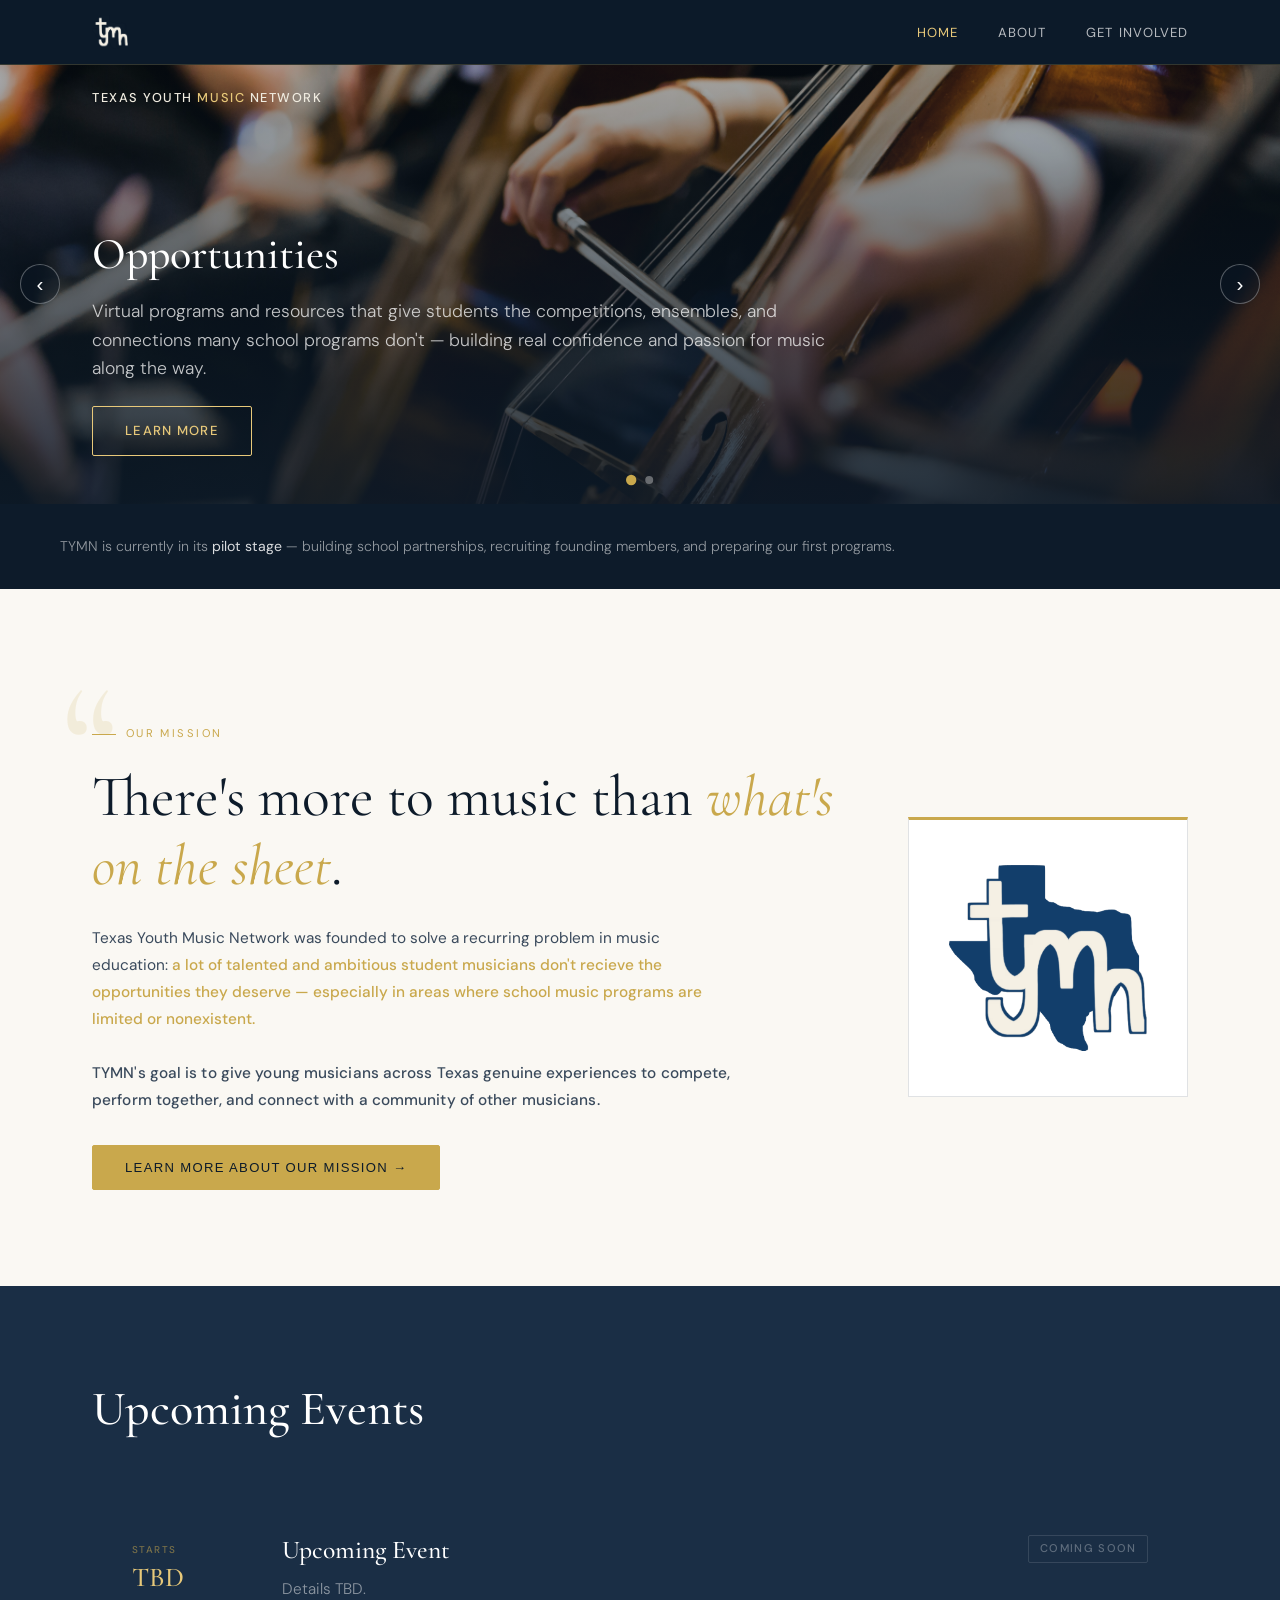
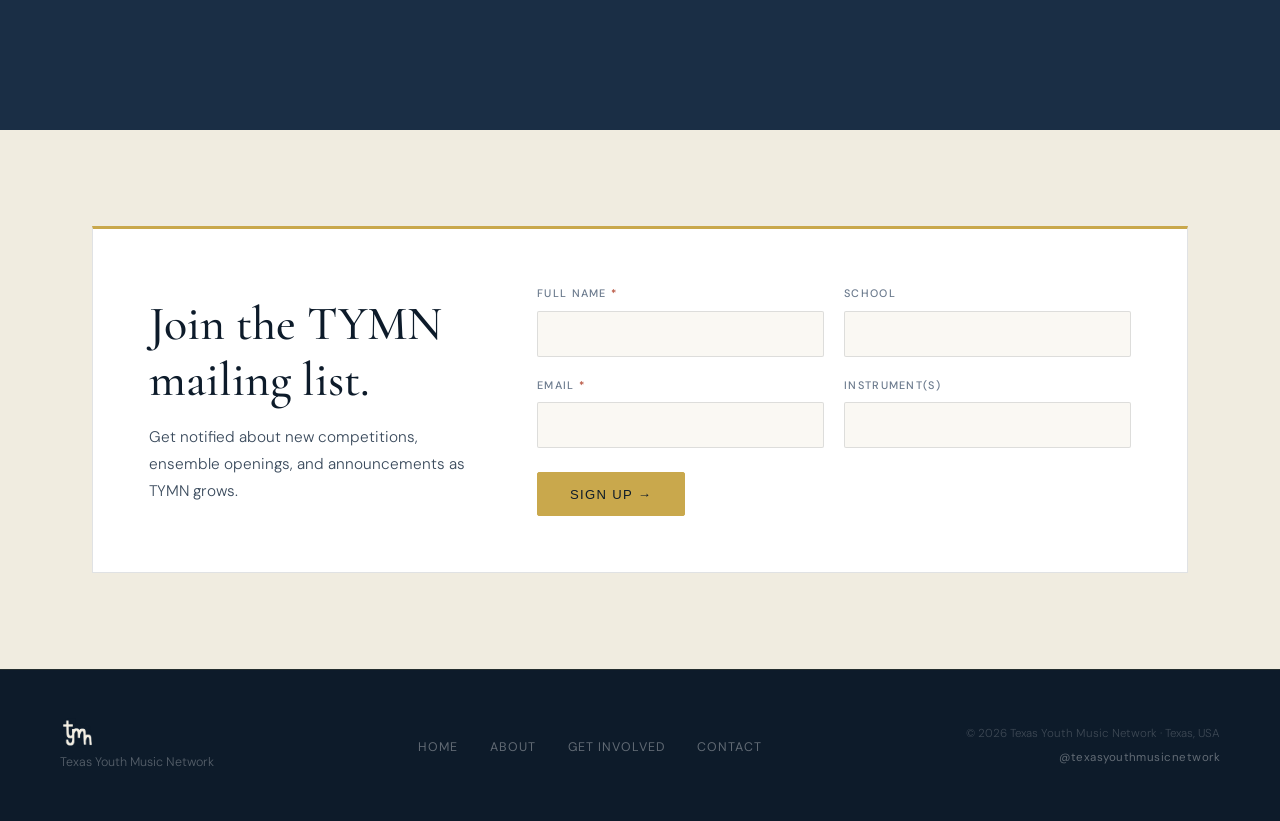
<file: index.html>
<!doctype html>
<html lang="en">
	<head>
		<meta charset="UTF-8" />
		<meta name="viewport" content="width=device-width, initial-scale=1.0" />
		<title>TYMN — Texas Youth Music Network</title>
		<meta
			name="description"
			content="Texas Youth Music Network (TYMN) connects young musicians across Texas with competitions, ensembles, and community beyond what school programs offer. The 2026 Fall Kickoff Challenge is open now."
		/>
		<link rel="icon" type="image/png" href="/assets/favicon.png" />
		<link rel="apple-touch-icon" href="/assets/apple-touch-icon.png" />
		<meta property="og:type" content="website" />
		<meta property="og:title" content="TYMN — Texas Youth Music Network" />
		<meta
			property="og:description"
			content="Texas Youth Music Network (TYMN) connects young musicians across Texas with competitions, ensembles, and community beyond what school programs offer. The 2026 Fall Kickoff Challenge is open now."
		/>
		<meta property="og:image" content="/assets/og-card.png" />
		<meta property="og:image:width" content="1200" />
		<meta property="og:image:height" content="630" />
		<meta name="twitter:image" content="/assets/og-card.png" />
		<meta name="twitter:card" content="summary_large_image" />
		<link rel="preconnect" href="https://fonts.googleapis.com" />
		<link rel="preconnect" href="https://fonts.gstatic.com" crossorigin />
		<link
			href="https://fonts.googleapis.com/css2?family=Cormorant+Garamond:ital,wght@0,300;0,400;0,500;0,600;1,300;1,400&family=DM+Sans:ital,opsz,wght@0,9..40,300;0,9..40,400;0,9..40,500;1,9..40,300&family=Oswald:wght@500;600;700&display=swap"
			rel="stylesheet"
		/>
		<link rel="stylesheet" href="/style.css?v=22" />
	</head>

	<body>
		<div id="site-header"></div>

		<!-- ─────────── HERO ─────────── -->
		<!-- Slide content lives in slides.json. -->
		<section id="hero">
			<div class="hero-carousel" id="heroCarousel">
				<div class="hero-track"></div>

				<button class="hero-arrow prev" aria-label="Previous slide">
					‹
				</button>
				<button class="hero-arrow next" aria-label="Next slide">
					›
				</button>

				<div class="hero-dots"></div>
			</div>
		</section>

		<!-- ─────────── STATUS BANNER ─────────── -->
		<div id="status">
			<div class="status-banner">
				<p class="status-text">
					TYMN is currently in its <strong>pilot stage</strong> —
					building school partnerships, recruiting founding members,
					and preparing our first programs.
				</p>
			</div>
		</div>

		<!-- ─────────── INTRO ─────────── -->
		<section id="intro">
			<div class="section-inner">
				<div class="about-grid">
					<div>
						<div class="statement-block">
							<span class="section-label">Our Mission</span>
							<h2 class="statement-title">
								There's more to music than
								<span class="accent">what's on the sheet</span>.
							</h2>
						</div>
						<p class="intro-text">
							Texas Youth Music Network was founded to solve a
							recurring problem in music education:
							<span>
								a lot of talented and ambitious student
								musicians don't recieve the opportunities they
								deserve — especially in areas where school music
								programs are limited or nonexistent.
							</span>
							<br /><br /><strong>
								TYMN's goal is to give young musicians across
								Texas genuine experiences to compete, perform
								together, and connect with a community of other
								musicians.
							</strong>
						</p>
						<div>
							<button
								class="btn-primary"
								onclick="window.location.href = '/about/'"
							>
								Learn more about our mission →
							</button>
						</div>
					</div>

					<div class="about-emblem">
						<img src="/assets/logo-emblem.png" alt="TYMN" />
					</div>
				</div>
			</div>
		</section>

		<!-- ─────────── GALLERY ─────────── -->
		<!-- TODO: UNCOMMENT THIS SECTION ONCE WE HAVE PHOTOS -->
		<!-- <section id="gallery">
			<div class="section-inner">
				<h2 class="section-title">Connecting Aspiring Musicians</h2>
				<div class="gallery-grid">
					<img
						src="/assets/orch1.jpg"
						class="gallery-img"
						alt="Student musicians in rehearsal"
					/>
					<div class="img-placeholder">
						<span class="img-ph-icon">♩</span>
						<span>Insert photo here</span>
					</div>
					<div class="img-placeholder">
						<span class="img-ph-icon">♪</span>
						<span>Insert photo here</span>
					</div>
					<div class="img-placeholder">
						<span class="img-ph-icon">𝄞</span>
						<span>Insert photo here</span>
					</div>
				</div>
			</div>
		</section> -->

		<!-- ─────────── PROGRAMS ─────────── -->
		<section id="programs">
			<div class="section-inner">
				<div class="programs-header">
					<div>
						<h2 class="section-title light">Upcoming Events</h2>
					</div>
					<!-- <p class="programs-intro">
						Our programs are designed to give every student musician
						access to the guidance and resources that make a real
						difference.
					</p> -->
				</div>

				<div class="programs-grid">
					<div class="program-card">
						<div class="program-date">
							<span class="program-date-label">Starts</span>
							<span class="program-date-value">TBD</span>
						</div>
						<div class="program-card-body">
							<div class="program-card-heading">
								<h3 class="program-title">Upcoming Event</h3>
								<span class="program-tag future"
									>Coming Soon</span
								>
							</div>
							<p class="program-desc">Details TBD.</p>
						</div>
					</div>
				</div>
			</div>
		</section>

		<!-- ─────────── VOLUNTEER CTA ─────────── -->
		<!-- <section id="volunteer-cta">
			<div class="section-inner">
				<h2 class="section-title light center">
					Want to help build TYMN?
				</h2>
				<p class="volunteer-cta-text">
					We're looking for student volunteers, mentors, and school
					partners to help shape TYMN from day one — no experience
					required, just a willingness to give back.
				</p>
				<a href="/involved/" class="btn-primary">Get Involved →</a>
			</div>
		</section> -->

		<!-- ─────────── MAILING LIST ─────────── -->
		<section id="mailing-list">
			<div class="section-inner">
				<div class="mailing-list-card">
					<div class="mailing-list-copy">
						<h2 class="section-title">
							Join the TYMN mailing list.
						</h2>
						<p class="mailing-list-text">
							Get notified about new competitions, ensemble
							openings, and announcements as TYMN grows.
						</p>
					</div>

					<form
						class="mailing-list-form"
						id="mailingListForm"
						action="https://docs.google.com/forms/d/e/1FAIpQLSdZE3RFC2TyJrdHUKHZVBVcAlbkI6S2A9dlGTyivZjVvjGOZQ/formResponse"
						method="POST"
						target="mailing-list-frame"
					>
						<div class="form-row">
							<div class="form-field">
								<label for="ml-name"
									>Full Name
									<span class="required-mark">*</span></label
								>
								<input
									type="text"
									id="ml-name"
									name="entry.63074683"
									autocomplete="name"
									required
								/>
							</div>
							<div class="form-field">
								<label for="ml-school">School</label>
								<input
									type="text"
									id="ml-school"
									name="entry.1855856741"
									autocomplete="organization"
								/>
							</div>
							<div class="form-field">
								<label for="ml-email"
									>Email
									<span class="required-mark">*</span></label
								>
								<input
									type="email"
									id="ml-email"
									name="entry.72572385"
									autocomplete="email"
									required
								/>
							</div>
							<div class="form-field">
								<label for="ml-instrument">Instrument(s)</label>
								<input
									type="text"
									id="ml-instrument"
									name="entry.174704609"
								/>
							</div>
						</div>
						<div class="mailing-list-form-footer">
							<button
								type="submit"
								class="btn-primary mailing-list-submit"
							>
								Sign Up →
							</button>
							<p
								class="mailing-list-status"
								id="mailingListStatus"
								role="status"
								aria-live="polite"
							></p>
						</div>
					</form>
					<iframe
						name="mailing-list-frame"
						id="mailingListFrame"
						class="mailing-list-frame"
						title="mailing list submission"
					></iframe>
				</div>
			</div>
		</section>

		<div id="site-footer"></div>

		<script src="/include.js?v=12"></script>
		<script src="/script.js?v=11"></script>
	</body>
</html>
</file>
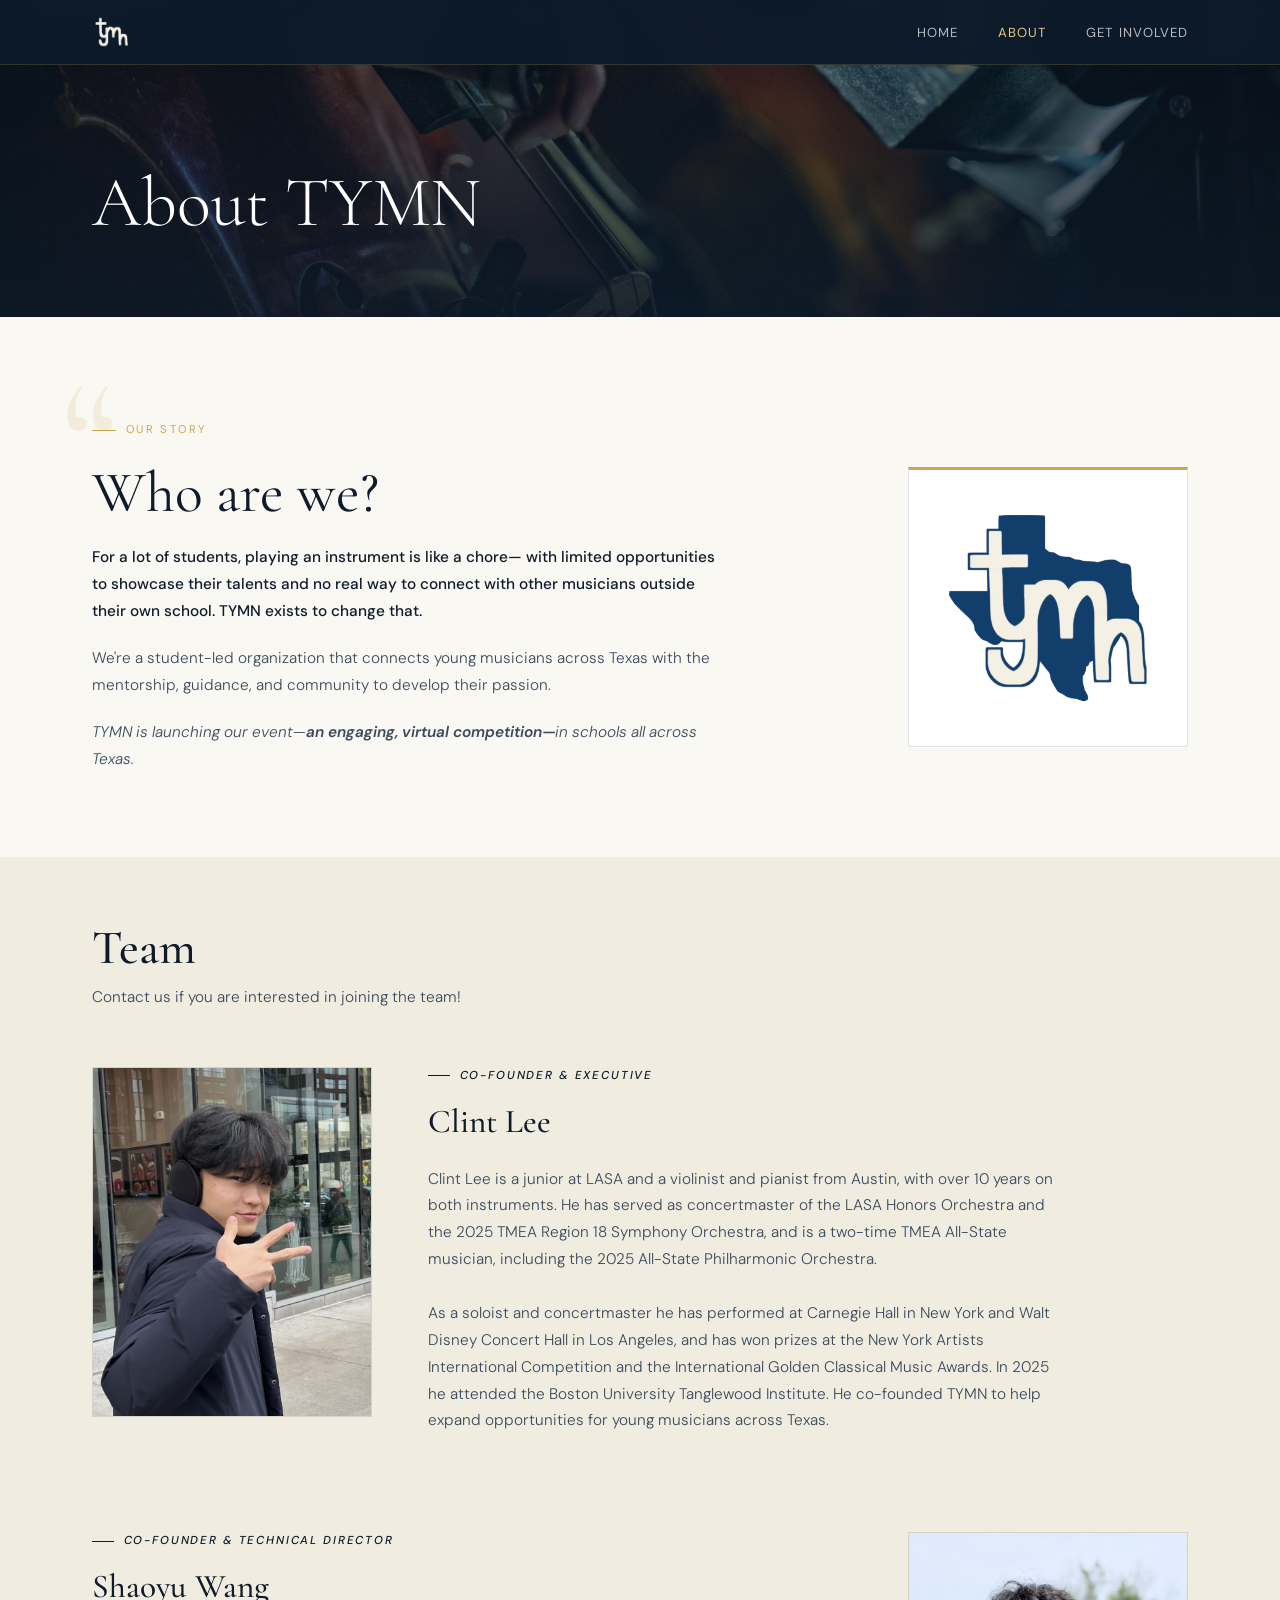
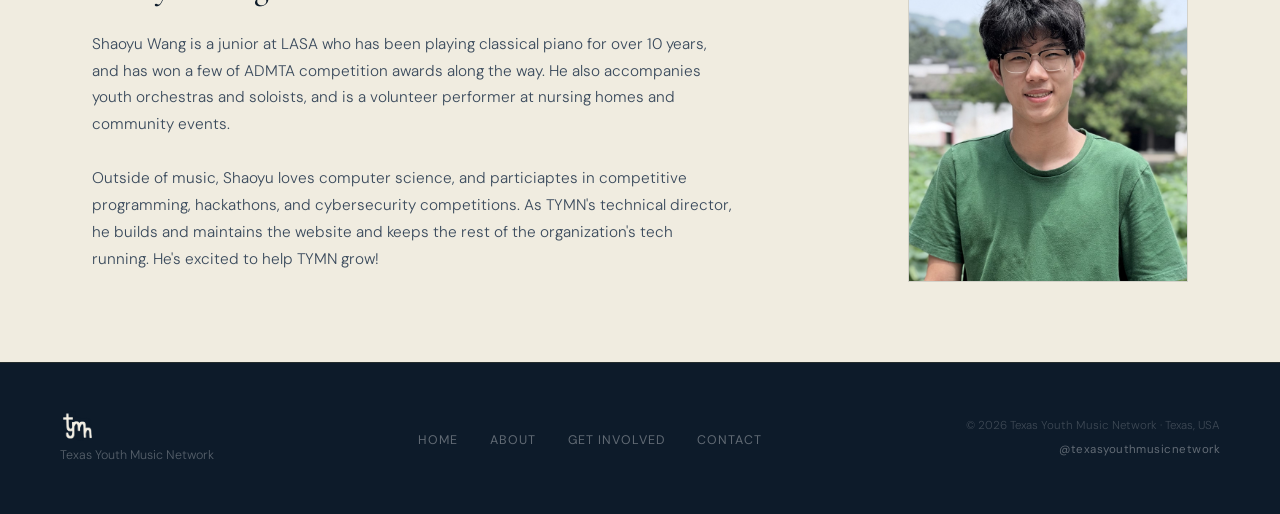
<file: about/index.html>
<!doctype html>
<html lang="en">
	<head>
		<meta charset="UTF-8" />
		<meta name="viewport" content="width=device-width, initial-scale=1.0" />
		<title>About — TYMN — Texas Youth Music Network</title>
		<meta
			name="description"
			content="Learn about TYMN's mission and founding team — a small group of Texas high schoolers building competitions and community for young musicians statewide."
		/>
		<link rel="icon" type="image/png" href="/assets/favicon.png" />
		<link rel="apple-touch-icon" href="/assets/apple-touch-icon.png" />
		<meta property="og:type" content="website" />
		<meta
			property="og:title"
			content="About — TYMN — Texas Youth Music Network"
		/>
		<meta
			property="og:description"
			content="Learn about TYMN's mission and founding team — a small group of Texas high schoolers building competitions and community for young musicians statewide."
		/>
		<meta property="og:image" content="/assets/og-card.png" />
		<meta property="og:image:width" content="1200" />
		<meta property="og:image:height" content="630" />
		<meta name="twitter:image" content="/assets/og-card.png" />
		<meta name="twitter:card" content="summary_large_image" />
		<link rel="preconnect" href="https://fonts.googleapis.com" />
		<link rel="preconnect" href="https://fonts.gstatic.com" crossorigin />
		<link
			href="https://fonts.googleapis.com/css2?family=Cormorant+Garamond:ital,wght@0,300;0,400;0,500;0,600;1,300;1,400&family=DM+Sans:ital,opsz,wght@0,9..40,300;0,9..40,400;0,9..40,500;1,9..40,300&family=Oswald:wght@500;600;700&display=swap"
			rel="stylesheet"
		/>
		<link rel="stylesheet" href="/style.css?v=22" />
	</head>

	<body>
		<div id="site-header"></div>

		<!-- ─────────── PAGE HEADER ─────────── -->
		<section class="page-header">
			<div class="section-inner about">
				<h1 class="page-header-title">About TYMN</h1>
			</div>
		</section>

		<!-- ─────────── ABOUT US ─────────── -->
		<section id="about-us">
			<div class="section-inner about">
				<div class="about-grid">
					<div>
						<div class="statement-block">
							<span class="section-label">Our Story</span>
							<h2 class="statement-title">Who are we?</h2>
						</div>

						<div class="about-body">
							<p>
								For a lot of students, playing an instrument is
								like a chore— with limited opportunities to
								showcase their talents and no real way to
								connect with other musicians outside their own
								school. TYMN exists to change that.
							</p>
							<p>
								We're a student-led organization that connects
								young musicians across Texas with the
								mentorship, guidance, and community to develop
								their passion.
							</p>
							<p>
								<i>
									TYMN is launching our event—<strong
										>an engaging, virtual
										competition—</strong
									>in schools all across Texas.
								</i>
							</p>
						</div>
					</div>

					<div class="about-emblem">
						<img src="/assets/logo-emblem.png" alt="TYMN" />
					</div>
				</div>
			</div>
		</section>

		<!-- ─────────── MISSION ─────────── -->
		<!-- <section id="mission">
			<div class="section-inner about">
				<div class="about-grid">
					<div class="img-placeholder about-media">
						<span class="img-ph-icon">𝄞</span>
						<span>Insert photo here</span>
					</div>

					<div class="mission-text">
						<h2 class="section-title">Mission</h2>

						<p class="mission-statement">
							Talent shouldn't be limited by access.
						</p>
						<p class="mission-sub">
							TYMN aims to grow into a statewide network
							connecting student musicians across Texas. Future
							expansion may include regional chapters, expanded
							ensemble partnerships, and a broader peer mentorship
							platform.
						</p>
					</div>
				</div>
			</div>
		</section> -->

		<!-- ─────────── FOCUS ─────────── -->
		<!-- <section id="focus">
			<div class="section-inner about">
				<h2 class="section-title light">Our Focus</h2>

				<div class="focus-grid">
					<div class="focus-item">
						<span class="focus-item-label"
							>Competition Opportunities</span
						>
						<span class="focus-item-desc"
							>Access to online competitions, open to all.</span
						>
					</div>

					<div class="focus-item">
						<span class="focus-item-label">Mentorship</span>
						<span class="focus-item-desc"
							>Pairing experienced student musicians with younger
							peers</span
						>
					</div>

					<div class="focus-item">
						<span class="focus-item-label">Education</span>
						<span class="focus-item-desc"
							>Workshops, masterclasses, and audition
							guidance</span
						>
					</div>

					<div class="focus-item">
						<span class="focus-item-label">Community</span>
						<span class="focus-item-desc"
							>Connecting musicians across schools and cities in
							Texas</span
						>
					</div>
				</div>
			</div>
		</section> -->

		<!-- ─────────── TEAM ─────────── -->
		<section id="team">
			<div class="section-inner about">
				<h2 class="section-title">Team</h2>
				<p class="involved-intro">
					Contact us if you are interested in joining the team!
				</p>

				<div class="team-feature-list">
					<div class="team-feature">
						<div class="team-feature-media">
							<img src="/assets/clint.jpg" alt="Clint Lee" />
						</div>
						<div class="team-feature-body">
							<span class="team-feature-role"
								>Co-Founder &amp; Executive</span
							>
							<h3 class="team-feature-name">Clint Lee</h3>
							<p class="team-feature-bio">
								Clint Lee is a junior at LASA and a violinist
								and pianist from Austin, with over 10 years on
								both instruments. He has served as concertmaster
								of the LASA Honors Orchestra and the 2025 TMEA
								Region 18 Symphony Orchestra, and is a two-time
								TMEA All-State musician, including the 2025
								All-State Philharmonic Orchestra.
								<br /><br />
								As a soloist and concertmaster he has performed
								at Carnegie Hall in New York and Walt Disney
								Concert Hall in Los Angeles, and has won prizes
								at the New York Artists International
								Competition and the International Golden
								Classical Music Awards. In 2025 he attended the
								Boston University Tanglewood Institute. He
								co-founded TYMN to help expand opportunities for
								young musicians across Texas.
							</p>
						</div>
					</div>

					<div class="team-feature reverse">
						<div class="team-feature-media">
							<img src="/assets/shaoyu.jpg" alt="Shaoyu Wang" />
						</div>
						<div class="team-feature-body">
							<span class="team-feature-role"
								>Co-Founder &amp; Technical Director</span
							>
							<h3 class="team-feature-name">Shaoyu Wang</h3>
							<p class="team-feature-bio">
								Shaoyu Wang is a junior at LASA who has been
								playing classical piano for over 10 years, and
								has won a few of ADMTA competition awards along
								the way. He also accompanies youth orchestras
								and soloists, and is a volunteer performer at
								nursing homes and community events.
								<br /><br />
								Outside of music, Shaoyu loves computer science,
								and particiaptes in competitive programming,
								hackathons, and cybersecurity competitions. As
								TYMN's technical director, he builds and
								maintains the website and keeps the rest of the
								organization's tech running. He's excited to
								help TYMN grow!
							</p>
						</div>
					</div>
				</div>
			</div>
		</section>

		<!-- ─────────── FAQ ─────────── -->
		<!-- <section id="faq">
			<div class="section-inner">
				<h2 class="section-title">Common questions about TYMN.</h2>

				<div class="faq-grid">
					<div class="faq-item">
						<h3 class="faq-q">Is TYMN a school club?</h3>
						<p class="faq-a">
							No. TYMN is an independent student-led organization
							that operates across multiple schools and cities in
							Texas. We partner with schools but are not
							affiliated with or administered by any single school
							or district.
						</p>
					</div>

					<div class="faq-item">
						<h3 class="faq-q">Is there a cost to participate?</h3>
						<p class="faq-a">
							Nope! All TYMN programs are free for student
							participants.
						</p>
					</div>

					<div class="faq-item">
						<h3 class="faq-q">
							What instruments or areas does TYMN support?
						</h3>
						<p class="faq-a">
							Any instrument. Orchestra and band instruments,
							piano, violin, guitar — if you play it, you can
							submit it. TYMN's founding team has the deepest
							expertise in strings, but every instrument is
							welcome in our programs and events.
						</p>
					</div>

					<div class="faq-item">
						<h3 class="faq-q">How do I join or volunteer?</h3>
						<p class="faq-a">
							There's no application — just
							<a href="/involved/">reach out directly</a>. Email,
							text, or Discord all work, and we'll go from there.
						</p>
					</div>

					<div class="faq-item">
						<h3 class="faq-q">When will programs start?</h3>
						<p class="faq-a">
							TYMN is currently in its founding and pilot phase.
							The Fall Kickoff Challenge is our first event —
							beyond that, <a href="/involved/">reach out</a> and
							we'll keep you posted as more programs take shape.
						</p>
					</div>

					<div class="faq-item">
						<h3 class="faq-q">
							How can my school partner with TYMN?
						</h3>
						<p class="faq-a">
							Music educators and administrators can reach out
							directly via email to discuss bringing TYMN
							workshops and mentorship programs to your students.
							We welcome inquiries from schools and music programs
							across Texas.
						</p>
					</div>
				</div>
			</div>
		</section> -->

		<div id="site-footer"></div>

		<script src="/include.js?v=12"></script>
	</body>
</html>
</file>
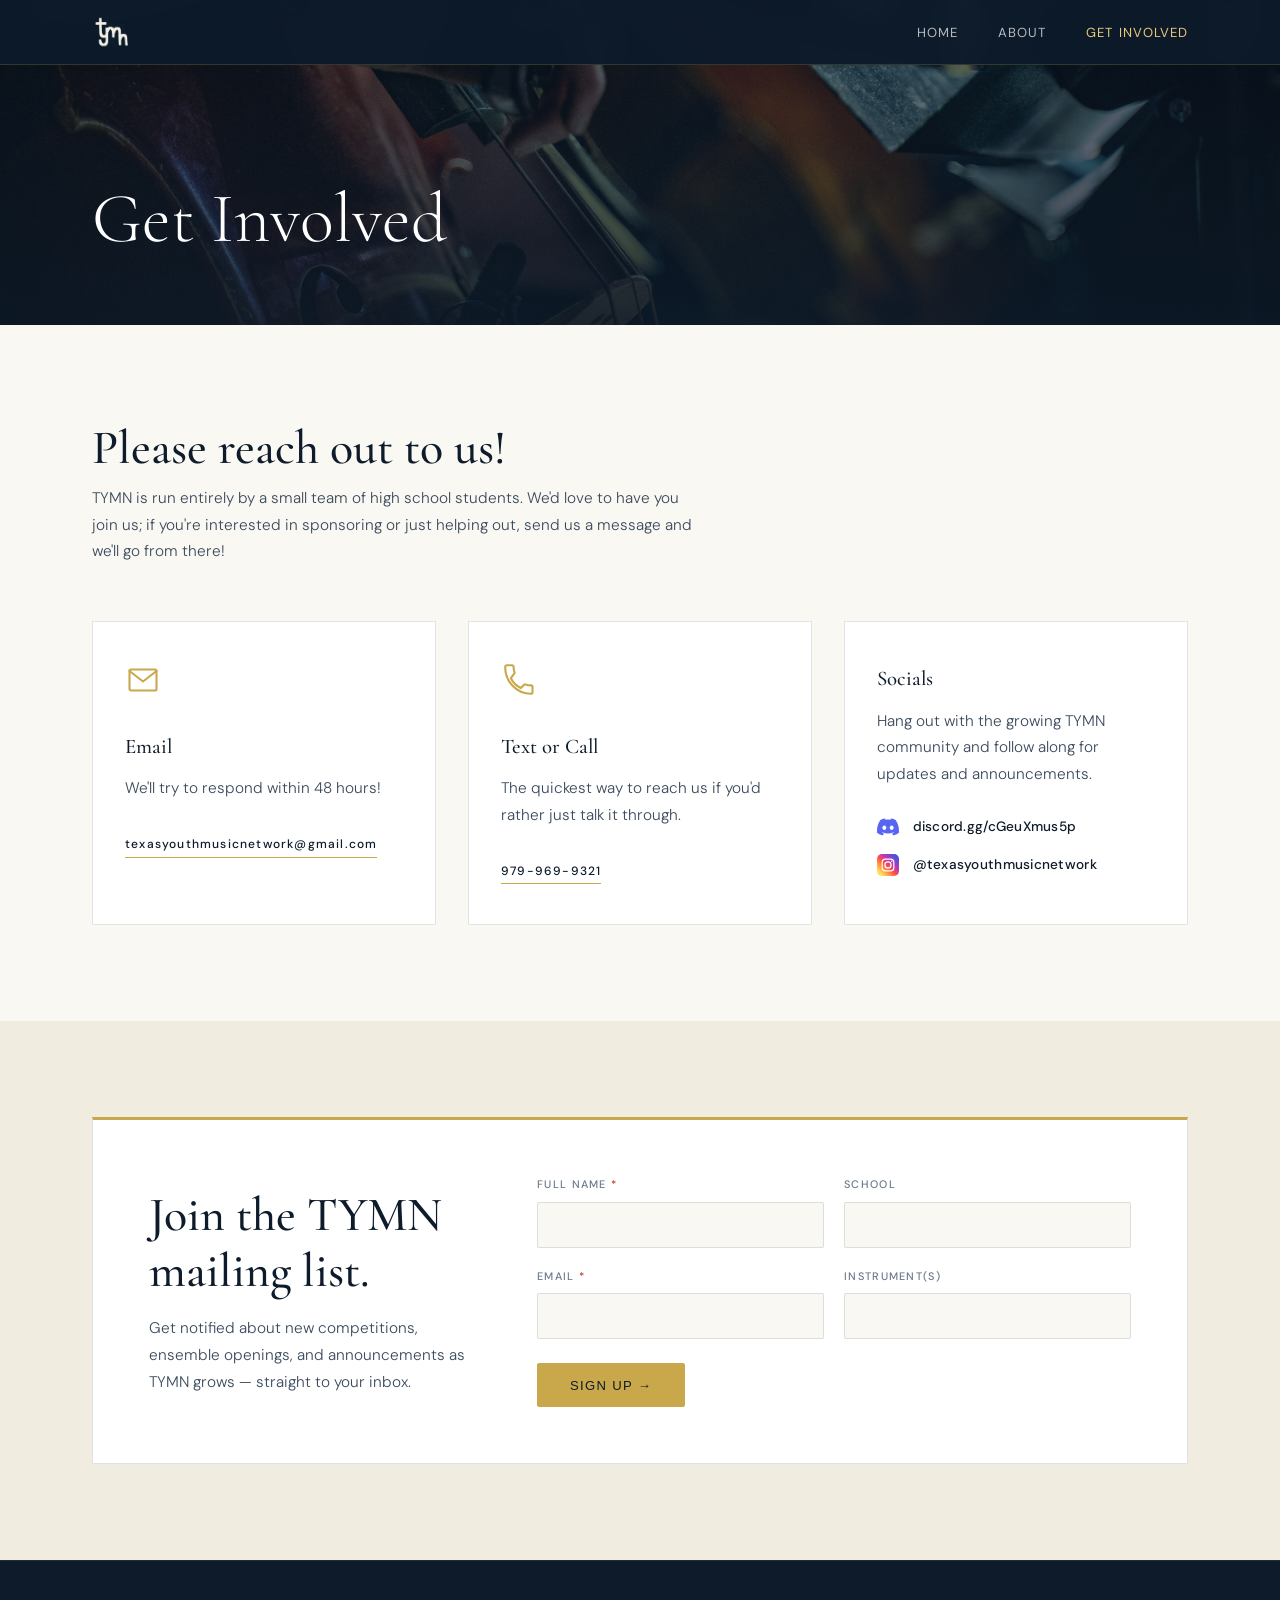
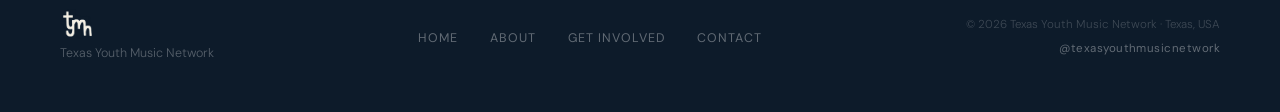
<file: involved/index.html>
<!doctype html>
<html lang="en">
	<head>
		<meta charset="UTF-8" />
		<meta name="viewport" content="width=device-width, initial-scale=1.0" />
		<title>Get Involved — TYMN — Texas Youth Music Network</title>
		<meta
			name="description"
			content="There's no application, just reach out. Email, text, or join the TYMN Discord to get involved with Texas Youth Music Network."
		/>
		<link rel="icon" type="image/png" href="/assets/favicon.png" />
		<link rel="apple-touch-icon" href="/assets/apple-touch-icon.png" />
		<meta property="og:type" content="website" />
		<meta
			property="og:title"
			content="Get Involved — TYMN — Texas Youth Music Network"
		/>
		<meta
			property="og:description"
			content="There's no application, just reach out. Email, text, or join the TYMN Discord to get involved with Texas Youth Music Network."
		/>
		<meta property="og:image" content="/assets/og-card.png" />
		<meta property="og:image:width" content="1200" />
		<meta property="og:image:height" content="630" />
		<meta name="twitter:image" content="/assets/og-card.png" />
		<meta name="twitter:card" content="summary_large_image" />
		<link rel="preconnect" href="https://fonts.googleapis.com" />
		<link rel="preconnect" href="https://fonts.gstatic.com" crossorigin />
		<link
			href="https://fonts.googleapis.com/css2?family=Cormorant+Garamond:ital,wght@0,300;0,400;0,500;0,600;1,300;1,400&family=DM+Sans:ital,opsz,wght@0,9..40,300;0,9..40,400;0,9..40,500;1,9..40,300&family=Oswald:wght@500;600;700&display=swap"
			rel="stylesheet"
		/>
		<link rel="stylesheet" href="/style.css?v=22" />
	</head>

	<body>
		<div id="site-header"></div>

		<!-- ─────────── PAGE HEADER ─────────── -->
		<section class="page-header">
			<div class="section-inner">
				<h1 class="page-header-title">Get Involved</h1>
			</div>
		</section>

		<!-- ─────────── REACH OUT ─────────── -->
		<section id="contact">
			<div class="section-inner">
				<h2 class="section-title">Please reach out to us!</h2>
				<p class="involved-intro">
					TYMN is run entirely by a small team of high school
					students. We'd love to have you join us; if you're
					interested in sponsoring or just helping out, send us a
					message and we'll go from there!
				</p>

				<div class="involved-grid">
					<!-- Email -->
					<div class="involved-card">
						<svg
							class="involved-icon"
							viewBox="0 0 24 24"
							fill="none"
							stroke="currentColor"
							stroke-width="1.4"
							stroke-linecap="round"
							stroke-linejoin="round"
						>
							<rect x="3" y="5" width="18" height="14" rx="1" />
							<path d="M3 6l9 7 9-7" />
						</svg>
						<h3 class="involved-card-title">Email</h3>
						<p class="involved-card-desc">
							We'll try to respond within 48 hours!
						</p>
						<a
							href="mailto:texasyouthmusicnetwork@gmail.com"
							class="inv-card-btn"
							>texasyouthmusicnetwork@gmail.com</a
						>
					</div>

					<!-- Text / Call -->
					<div class="involved-card">
						<svg
							class="involved-icon"
							viewBox="0 0 24 24"
							fill="none"
							stroke="currentColor"
							stroke-width="1.4"
							stroke-linecap="round"
							stroke-linejoin="round"
						>
							<path
								d="M6.6 10.8c1.4 2.8 3.8 5.2 6.6 6.6l2.2-2.2c.3-.3.7-.4 1-.2 1.1.4 2.3.6 3.5.6.6 0 1.1.5 1.1 1.1v3.4c0 .6-.5 1.1-1.1 1.1C10.6 21.2 2.8 13.4 2.8 3.3c0-.6.5-1.1 1.1-1.1h3.4c.6 0 1.1.5 1.1 1.1 0 1.2.2 2.4.6 3.5.1.3 0 .7-.2 1z"
							/>
						</svg>
						<h3 class="involved-card-title">Text or Call</h3>
						<p class="involved-card-desc">
							The quickest way to reach us if you'd rather just
							talk it through.
						</p>
						<a class="inv-card-btn">979-969-9321</a>
					</div>

					<!-- Discord & Instagram -->
					<div class="involved-card">
						<h3 class="involved-card-title">Socials</h3>
						<p class="involved-card-desc">
							Hang out with the growing TYMN community and follow
							along for updates and announcements.
						</p>
						<div class="social-rows">
							<a
								href="https://discord.com/invite/cGeuXmus5p"
								target="_blank"
								rel="noopener"
								class="social-row"
							>
								<img
									src="/assets/discord-icon.svg"
									alt=""
									class="social-row-icon"
								/>
								<span>discord.gg/cGeuXmus5p</span>
							</a>
							<a
								href="https://www.instagram.com/texasyouthmusicnetwork"
								target="_blank"
								rel="noopener"
								class="social-row"
							>
								<img
									src="/assets/instagram-icon.svg"
									alt=""
									class="social-row-icon"
								/>
								<span>@texasyouthmusicnetwork</span>
							</a>
						</div>
					</div>
				</div>
			</div>
		</section>

		<!-- ─────────── WHY REACH OUT ─────────── -->
		<!-- <section id="involved-facts">
			<div class="section-inner">
				<h2 class="section-title light">A few things worth knowing.</h2>

				<div class="focus-grid">
					<div class="focus-item">
						<span class="focus-item-label"
							>Entirely Student-Run</span
						>
						<span class="focus-item-desc"
							>Founded and led by high school musicians. No paid staff, </span
						>
					</div>

					<div class="focus-item">
						<span class="focus-item-label"
							>Statewide, Not Just Austin</span
						>
						<span class="focus-item-desc"
							>Built for young musicians across Texas, wherever
							they're starting from.</span
						>
					</div>

					<div class="focus-item">
						<span class="focus-item-label">Founding Phase</span>
						<span class="focus-item-desc"
							>TYMN is brand new. Early volunteers and leaders
							help shape what it becomes.</span
						>
					</div>

					<div class="focus-item">
						<span class="focus-item-label">Always Free</span>
						<span class="focus-item-desc"
							>Every TYMN program, including the Fall Kickoff
							Challenge, is free for students.</span
						>
					</div>
				</div>

				<div class="involved-footlinks">
					<span class="section-label involved-footlinks-label"
						>Where to Next?</span
					>
					<div class="involved-footlinks-buttons">
						<a href="/about/#team" class="btn-sec"
							>Meet the Team →</a
						>
					</div>
				</div>
			</div>
		</section> -->

		<!-- ─────────── MAILING LIST FORM ─────────── -->
		<section id="mailing-list">
			<div class="section-inner">
				<div class="mailing-list-card">
					<div class="mailing-list-copy">
						<h2 class="section-title">
							Join the TYMN mailing list.
						</h2>
						<p class="mailing-list-text">
							Get notified about new competitions, ensemble
							openings, and announcements as TYMN grows — straight
							to your inbox.
						</p>
					</div>

					<form
						class="mailing-list-form"
						id="mailingListForm"
						action="https://docs.google.com/forms/d/e/1FAIpQLSdZE3RFC2TyJrdHUKHZVBVcAlbkI6S2A9dlGTyivZjVvjGOZQ/formResponse"
						method="POST"
						target="mailing-list-frame"
					>
						<div class="form-row">
							<div class="form-field">
								<label for="ml-name"
									>Full Name
									<span class="required-mark">*</span></label
								>
								<input
									type="text"
									id="ml-name"
									name="entry.63074683"
									autocomplete="name"
									required
								/>
							</div>
							<div class="form-field">
								<label for="ml-school">School</label>
								<input
									type="text"
									id="ml-school"
									name="entry.1855856741"
									autocomplete="organization"
								/>
							</div>
							<div class="form-field">
								<label for="ml-email"
									>Email
									<span class="required-mark">*</span></label
								>
								<input
									type="email"
									id="ml-email"
									name="entry.72572385"
									autocomplete="email"
									required
								/>
							</div>
							<div class="form-field">
								<label for="ml-instrument">Instrument(s)</label>
								<input
									type="text"
									id="ml-instrument"
									name="entry.174704609"
								/>
							</div>
						</div>
						<div class="mailing-list-form-footer">
							<button
								type="submit"
								class="btn-primary mailing-list-submit"
							>
								Sign Up →
							</button>
							<p
								class="mailing-list-status"
								id="mailingListStatus"
								role="status"
								aria-live="polite"
							></p>
						</div>
					</form>
					<iframe
						name="mailing-list-frame"
						id="mailingListFrame"
						class="mailing-list-frame"
						title="mailing list submission"
					></iframe>
				</div>
			</div>
		</section>

		<div id="site-footer"></div>

		<script src="/include.js?v=12"></script>
	</body>
</html>
</file>
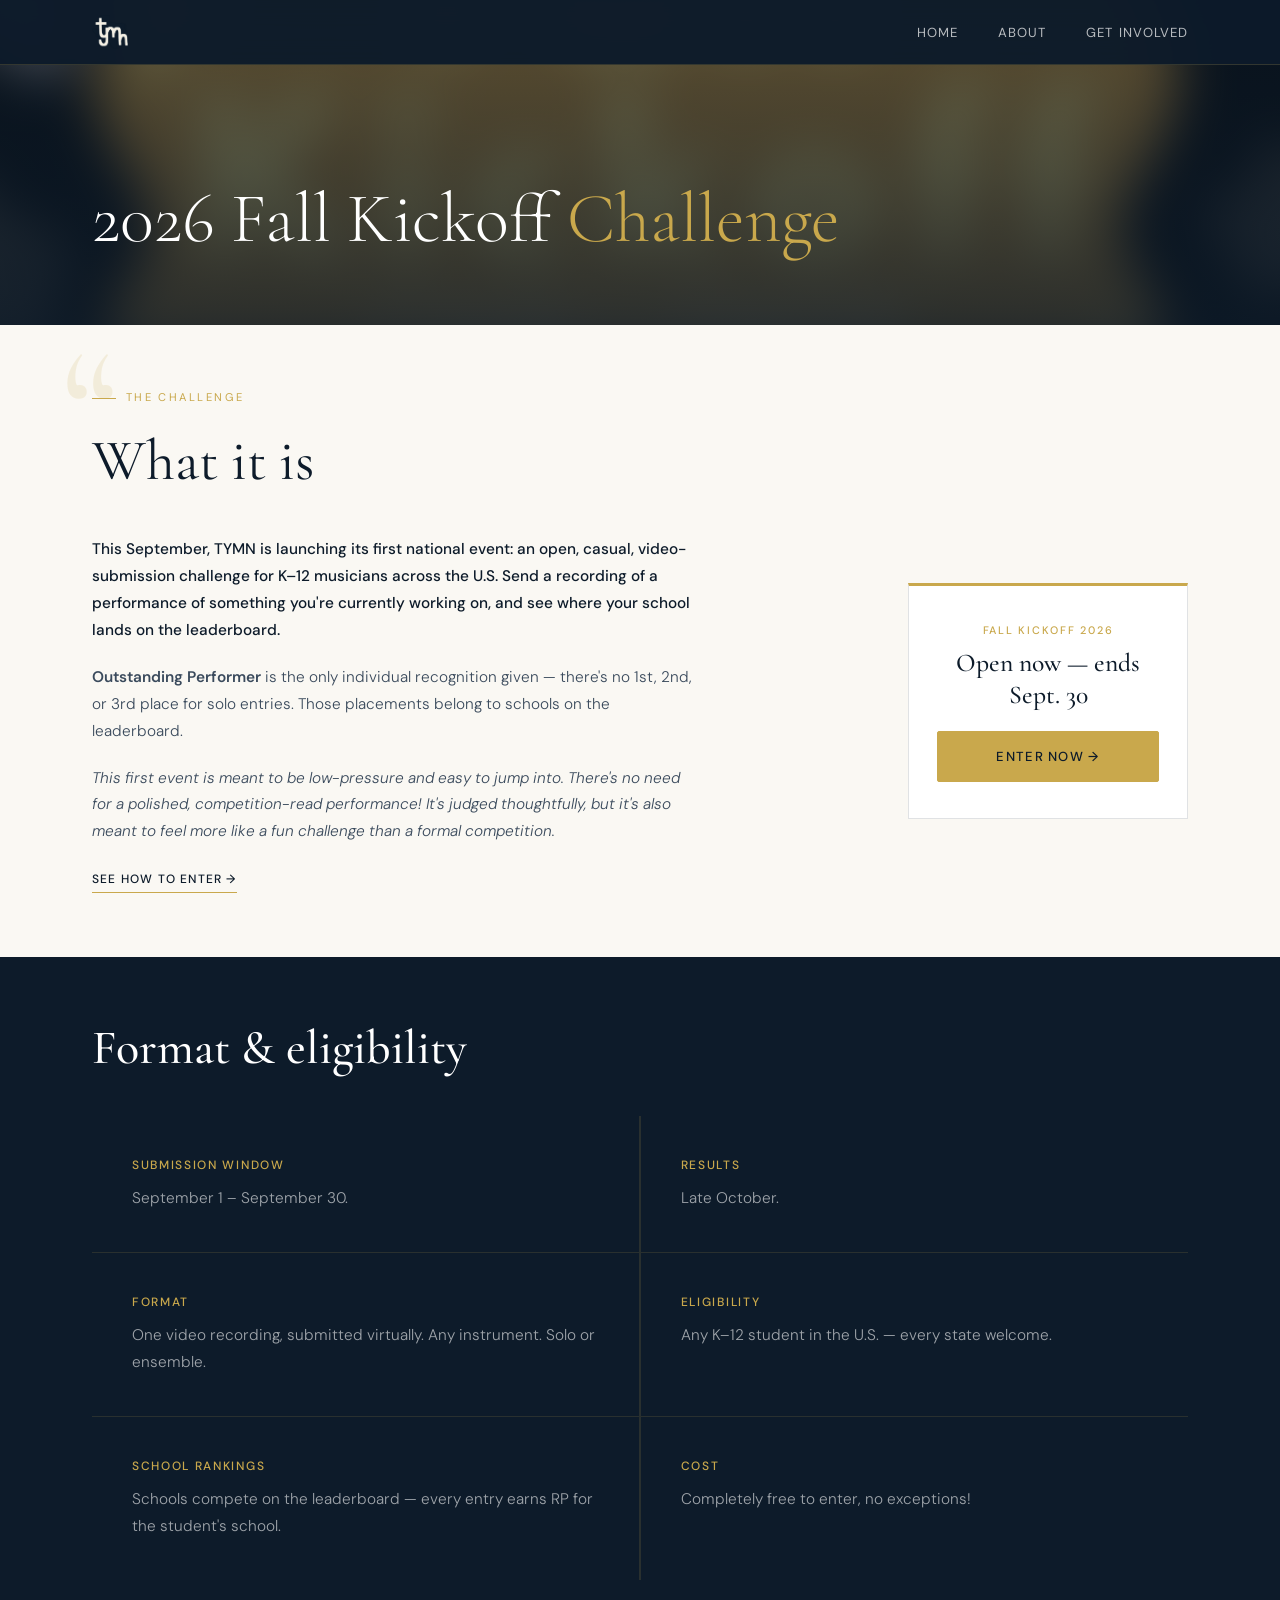
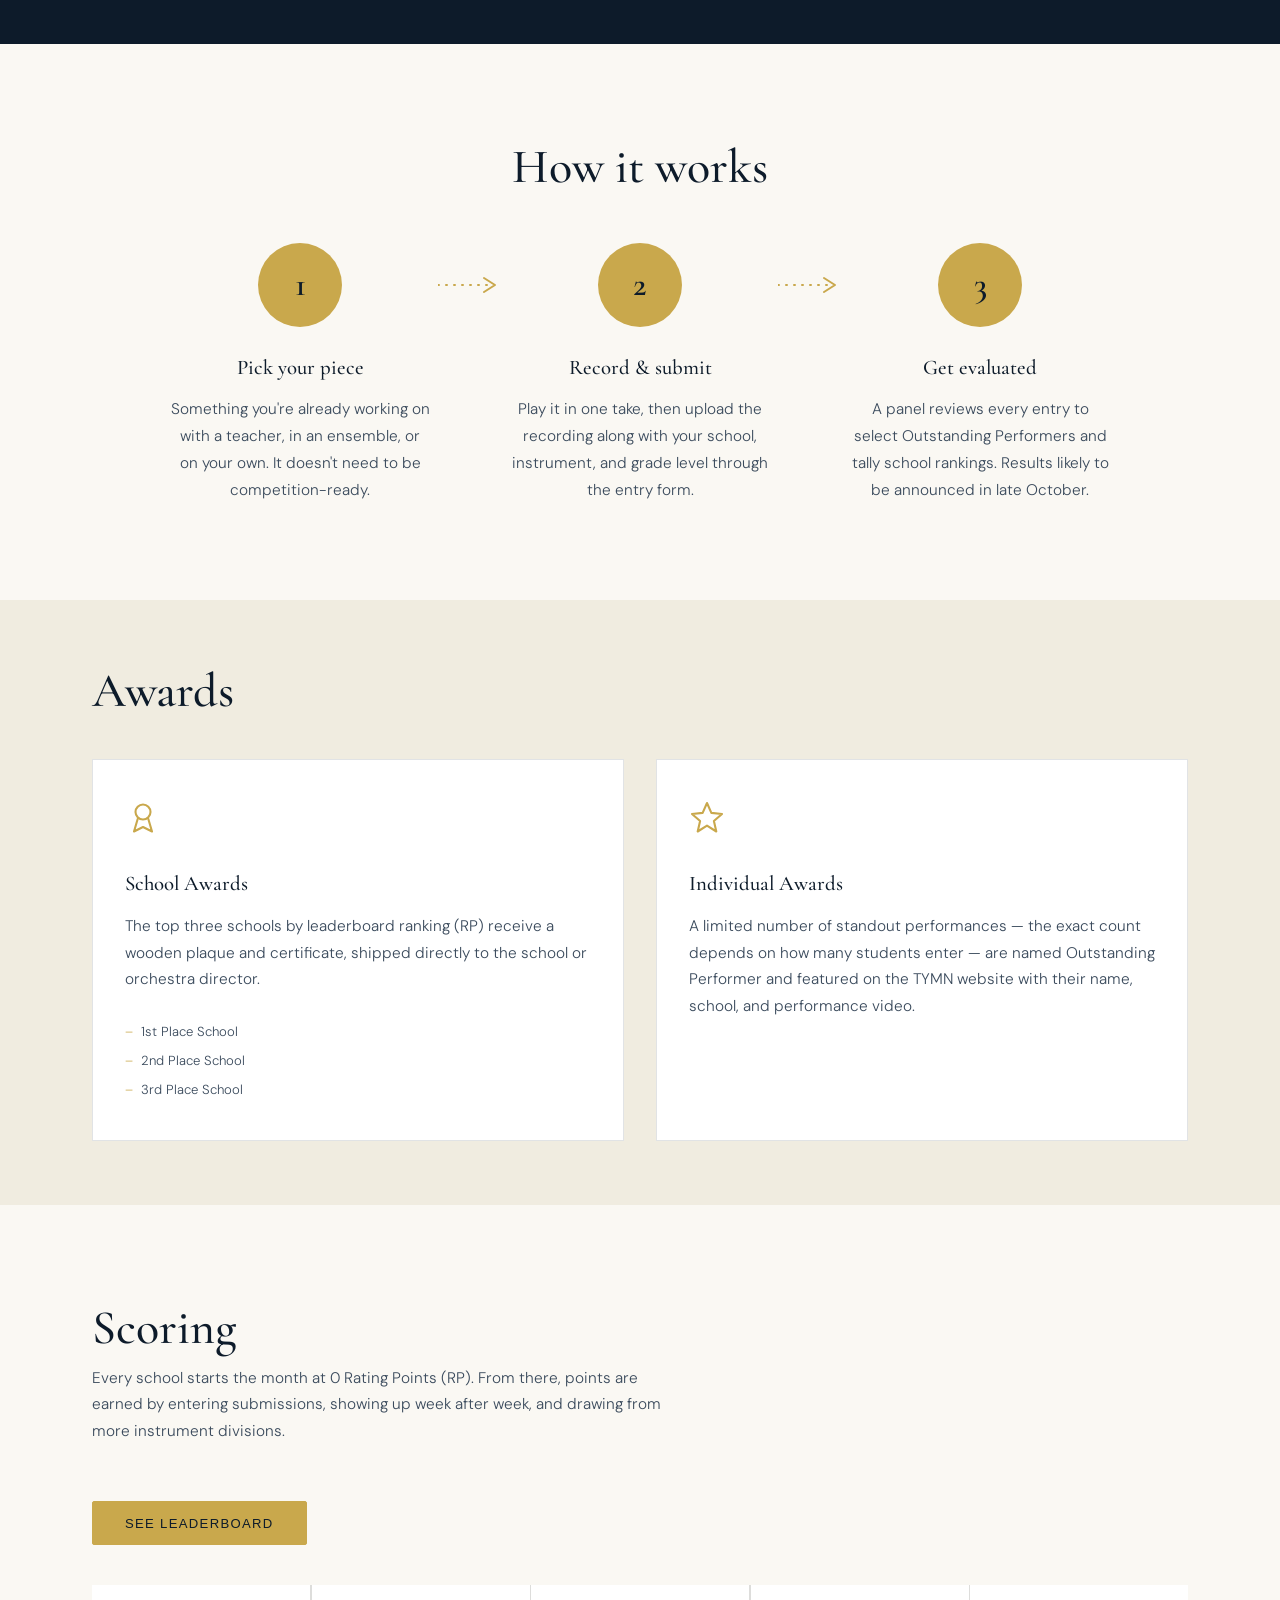
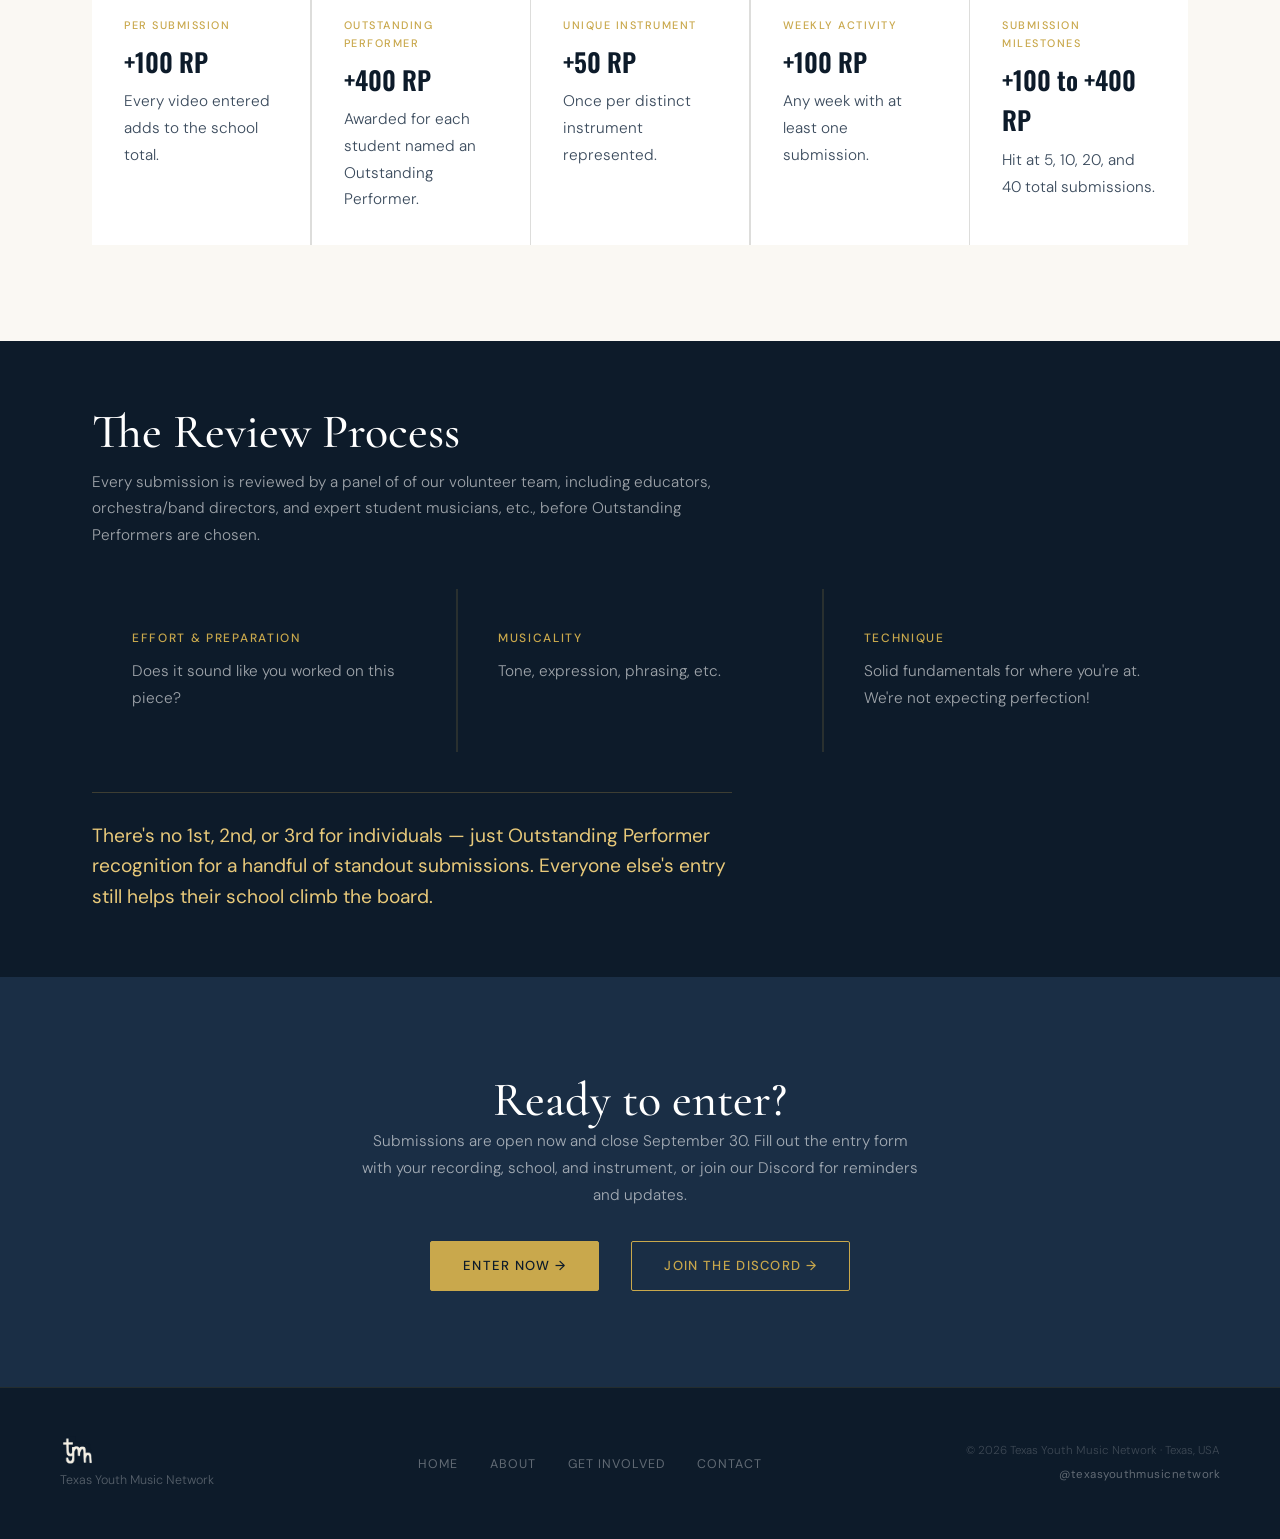
<file: kickoff/index.html>
<!doctype html>
<html lang="en">
	<head>
		<meta charset="UTF-8" />
		<meta name="viewport" content="width=device-width, initial-scale=1.0" />
		<title>
			2026 Fall Kickoff Challenge — TYMN — Texas Youth Music Network
		</title>
		<meta
			name="description"
			content="TYMN's first national event: an open video-submission challenge for K-12 musicians across the U.S., September 1-30, 2026."
		/>
		<link rel="icon" type="image/png" href="/assets/favicon.png" />
		<link rel="apple-touch-icon" href="/assets/apple-touch-icon.png" />
		<meta property="og:type" content="website" />
		<meta
			property="og:title"
			content="2026 Fall Kickoff Challenge — TYMN — Texas Youth Music Network"
		/>
		<meta
			property="og:description"
			content="TYMN's first national event: an open video-submission challenge for K-12 musicians across the U.S., September 1-30, 2026."
		/>
		<meta property="og:image" content="/assets/og-card.png" />
		<meta property="og:image:width" content="1200" />
		<meta property="og:image:height" content="630" />
		<meta name="twitter:image" content="/assets/og-card.png" />
		<meta name="twitter:card" content="summary_large_image" />
		<link rel="preconnect" href="https://fonts.googleapis.com" />
		<link rel="preconnect" href="https://fonts.gstatic.com" crossorigin />
		<link
			href="https://fonts.googleapis.com/css2?family=Cormorant+Garamond:ital,wght@0,300;0,400;0,500;0,600;1,300;1,400&family=DM+Sans:ital,opsz,wght@0,9..40,300;0,9..40,400;0,9..40,500;1,9..40,300&family=Oswald:wght@500;600;700&display=swap"
			rel="stylesheet"
		/>
		<link rel="stylesheet" href="/style.css?v=22" />
	</head>

	<body>
		<div id="site-header"></div>

		<!-- ─────────── PAGE HEADER ─────────── -->
		<section class="page-header has-poster">
			<div class="section-inner">
				<h1 class="page-header-title">
					2026 Fall Kickoff <span>Challenge</span>
				</h1>
			</div>
		</section>

		<!-- ─────────── OVERVIEW ─────────── -->
		<section id="kickoff-overview">
			<div class="section-inner about">
				<div class="statement-block">
					<span class="section-label">The Challenge</span>
					<h2 class="statement-title">What it is</h2>
				</div>

				<div class="about-grid">
					<div class="about-body">
						<p>
							This September, TYMN is launching its first national
							event: an open, casual, video-submission challenge
							for K–12 musicians across the U.S. Send a recording
							of a performance of something you're currently
							working on, and see where your school lands on the
							leaderboard.
						</p>
						<p>
							<strong>Outstanding Performer</strong> is the only
							individual recognition given — there's no 1st, 2nd,
							or 3rd place for solo entries. Those placements
							belong to schools on the leaderboard.
						</p>
						<p>
							<i>
								This first event is meant to be low-pressure and
								easy to jump into. There's no need for a
								polished, competition-read performance! It's
								judged thoughtfully, but it's also meant to feel
								more like a fun challenge than a formal
								competition.</i
							>
						</p>
					</div>
					<div class="join-card">
						<span class="join-card-label">Fall Kickoff 2026</span>
						<span class="join-card-date"
							>Open now — ends Sept. 30</span
						>
						<a
							href="https://docs.google.com/forms/d/e/1FAIpQLSePm9b_--rPcoJzsrProMHlxIdxuVlpl-CW3gj6mzcshcsgrw/viewform?usp=dialog"
							target="_blank"
							class="btn-primary js-entry-link"
							>Enter Now →</a
						>

						<!-- data-hide-when-leaderboard-hidden: leaderboard.js
						     removes this whole card — heading, standings and
						     "Full Leaderboard" link — when the toggle at the
						     top of leaderboard.js is set to visible: false. -->
						<div
							class="join-card-leaderboard"
							data-hide-when-leaderboard-hidden
						>
							<div class="join-card-leaderboard-head">
								<span>School Standings</span>
							</div>
							<div
								class="mini-leaderboard"
								id="miniLeaderboard"
							></div>
							<a
								href="/leaderboard/"
								class="mini-leaderboard-link"
								>Full Leaderboard →</a
							>
						</div>
					</div>
				</div>

				<a href="#enter" class="card-btn">See how to enter →</a>
			</div>
		</section>

		<!-- ─────────── FORMAT & ELIGIBILITY ─────────── -->
		<section id="focus">
			<div class="section-inner about">
				<h2 class="section-title light">Format &amp; eligibility</h2>

				<div class="focus-grid">
					<div class="focus-item">
						<span class="focus-item-label">Submission Window</span>
						<span class="focus-item-desc"
							>September 1 – September 30.</span
						>
					</div>

					<div class="focus-item">
						<span class="focus-item-label">Results</span>
						<span class="focus-item-desc">Late October.</span>
					</div>

					<div class="focus-item">
						<span class="focus-item-label">Format</span>
						<span class="focus-item-desc"
							>One video recording, submitted virtually. Any
							instrument. Solo or ensemble.</span
						>
					</div>

					<div class="focus-item">
						<span class="focus-item-label">Eligibility</span>
						<span class="focus-item-desc"
							>Any K–12 student in the U.S. — every state
							welcome.</span
						>
					</div>

					<div class="focus-item">
						<span class="focus-item-label">School Rankings</span>
						<span class="focus-item-desc"
							>Schools compete on the leaderboard — every entry
							earns RP for the student's school.</span
						>
					</div>

					<div class="focus-item">
						<span class="focus-item-label">Cost</span>
						<span class="focus-item-desc"
							>Completely free to enter, no exceptions!</span
						>
					</div>
				</div>
			</div>
		</section>

		<!-- ─────────── HOW IT WORKS ─────────── -->
		<section id="how-it-works">
			<div class="section-inner">
				<h2 class="section-title center">How it works</h2>

				<div class="steps-grid">
					<div class="step">
						<div class="step-circle">1</div>
						<h3 class="step-title">Pick your piece</h3>
						<p class="step-desc">
							Something you're already working on with a teacher,
							in an ensemble, or on your own. It doesn't need to
							be competition-ready.
						</p>
					</div>

					<div class="step-arrow" aria-hidden="true">
						<svg viewBox="0 0 64 20" preserveAspectRatio="none">
							<line
								x1="0"
								y1="10"
								x2="52"
								y2="10"
								stroke="var(--gold)"
								stroke-width="2"
								stroke-dasharray="1 7"
								stroke-linecap="round"
							/>
							<path
								d="M46 3 L57 10 L46 17"
								stroke="var(--gold)"
								stroke-width="2"
								fill="none"
								stroke-linecap="round"
								stroke-linejoin="round"
							/>
						</svg>
					</div>

					<div class="step">
						<div class="step-circle">2</div>
						<h3 class="step-title">Record &amp; submit</h3>
						<p class="step-desc">
							Play it in one take, then upload the recording along
							with your school, instrument, and grade level
							through the entry form.
						</p>
					</div>

					<div class="step-arrow" aria-hidden="true">
						<svg viewBox="0 0 64 20" preserveAspectRatio="none">
							<line
								x1="0"
								y1="10"
								x2="52"
								y2="10"
								stroke="var(--gold)"
								stroke-width="2"
								stroke-dasharray="1 7"
								stroke-linecap="round"
							/>
							<path
								d="M46 3 L57 10 L46 17"
								stroke="var(--gold)"
								stroke-width="2"
								fill="none"
								stroke-linecap="round"
								stroke-linejoin="round"
							/>
						</svg>
					</div>

					<div class="step">
						<div class="step-circle">3</div>
						<h3 class="step-title">Get evaluated</h3>
						<p class="step-desc">
							A panel reviews every entry to select Outstanding
							Performers and tally school rankings. Results likely
							to be announced in late October.
						</p>
					</div>
				</div>
			</div>
		</section>

		<!-- ─────────── AWARDS ─────────── -->
		<section id="awards">
			<div class="section-inner about">
				<h2 class="section-title">Awards</h2>

				<div class="awards-grid">
					<div class="involved-card">
						<svg
							class="involved-icon"
							viewBox="0 0 24 24"
							fill="none"
							stroke="currentColor"
							stroke-width="1.4"
							stroke-linecap="round"
							stroke-linejoin="round"
						>
							<circle cx="12" cy="8" r="5" />
							<path d="M8.5 12.5L6 21l6-3 6 3-2.5-8.5" />
						</svg>
						<h3 class="involved-card-title">School Awards</h3>
						<p class="involved-card-desc">
							The top three schools by leaderboard ranking (RP)
							receive a wooden plaque and certificate, shipped
							directly to the school or orchestra director.
						</p>
						<ul class="involved-bullets">
							<li>1st Place School</li>
							<li>2nd Place School</li>
							<li>3rd Place School</li>
						</ul>
					</div>

					<div class="involved-card">
						<svg
							class="involved-icon"
							viewBox="0 0 24 24"
							fill="none"
							stroke="currentColor"
							stroke-width="1.4"
							stroke-linecap="round"
							stroke-linejoin="round"
						>
							<path
								d="M12 2l2.9 6.6 7.1.7-5.4 4.7 1.6 7-6.2-3.9-6.2 3.9 1.6-7L2 9.3l7.1-.7z"
							/>
						</svg>
						<h3 class="involved-card-title">Individual Awards</h3>
						<p class="involved-card-desc">
							A limited number of standout performances — the
							exact count depends on how many students enter — are
							named Outstanding Performer and featured on the TYMN
							website with their name, school, and performance
							video.
						</p>
					</div>
				</div>
			</div>
		</section>

		<!-- ─────────── SCHOOL LEADERBOARD ─────────── -->
		<section id="">
			<div class="section-inner">
				<h2 class="section-title">Scoring</h2>
				<p class="involved-intro">
					Every school starts the month at 0 Rating Points (RP). From
					there, points are earned by entering submissions, showing up
					week after week, and drawing from more instrument divisions.
				</p>
				<button
					class="btn-primary"
					onclick="window.location.href = '/leaderboard/'"
				>
					See leaderboard
				</button>

				<div class="stat-grid">
					<div class="stat-item">
						<span class="stat-label">Per Submission</span>
						<span class="stat-value">+100 RP</span>
						<span class="stat-desc"
							>Every video entered adds to the school total.</span
						>
					</div>

					<div class="stat-item">
						<span class="stat-label">Outstanding Performer</span>
						<span class="stat-value">+400 RP</span>
						<span class="stat-desc"
							>Awarded for each student named an Outstanding
							Performer.</span
						>
					</div>

					<div class="stat-item">
						<span class="stat-label">Unique Instrument</span>
						<span class="stat-value">+50 RP</span>
						<span class="stat-desc"
							>Once per distinct instrument represented.</span
						>
					</div>

					<div class="stat-item">
						<span class="stat-label">Weekly Activity</span>
						<span class="stat-value">+100 RP</span>
						<span class="stat-desc"
							>Any week with at least one submission.</span
						>
					</div>

					<div class="stat-item">
						<span class="stat-label">Submission Milestones</span>
						<span class="stat-value">+100 to +400 RP</span>
						<span class="stat-desc"
							>Hit at 5, 10, 20, and 40 total submissions.</span
						>
					</div>
				</div>
			</div>
		</section>

		<!-- ─────────── REVIEW ─────────── -->
		<section id="kickoff-judging">
			<div class="section-inner about">
				<h2 class="section-title light">The Review Process</h2>
				<p class="judging-intro">
					Every submission is reviewed by a panel of of our volunteer
					team, including educators, orchestra/band directors, and
					expert student musicians, etc., before Outstanding
					Performers are chosen.
				</p>

				<div class="focus-grid cols-3">
					<div class="focus-item">
						<span class="focus-item-label"
							>Effort & preparation</span
						>
						<span class="focus-item-desc"
							>Does it sound like you worked on this piece?</span
						>
					</div>

					<div class="focus-item">
						<span class="focus-item-label">Musicality</span>
						<span class="focus-item-desc"
							>Tone, expression, phrasing, etc.</span
						>
					</div>

					<div class="focus-item">
						<span class="focus-item-label">Technique</span>
						<span class="focus-item-desc"
							>Solid fundamentals for where you're at. We're not
							expecting perfection!</span
						>
					</div>
				</div>

				<p class="judging-note">
					There's no 1st, 2nd, or 3rd for individuals — just
					Outstanding Performer recognition for a handful of standout
					submissions. Everyone else's entry still helps their school
					climb the board.
				</p>
			</div>
		</section>

		<!-- ─────────── ENTER CTA ─────────── -->
		<section id="enter">
			<div class="section-inner">
				<h2 class="section-title light center">Ready to enter?</h2>
				<p class="volunteer-cta-text">
					Submissions are open now and close September 30. Fill out
					the entry form with your recording, school, and instrument,
					or join our Discord for reminders and updates.
				</p>
				<div class="cta-buttons">
					<a
						href="https://docs.google.com/forms/d/e/1FAIpQLSePm9b_--rPcoJzsrProMHlxIdxuVlpl-CW3gj6mzcshcsgrw/viewform?usp=dialog"
						target="_blank"
						class="btn-primary js-entry-link"
						>Enter Now →</a
					>
					<a
						href="https://discord.com/invite/cGeuXmus5p"
						target="_blank"
						class="btn-sec"
						>Join the Discord →</a
					>
				</div>
			</div>
		</section>

		<div id="site-footer"></div>

		<script src="/include.js?v=12"></script>
		<script src="/script.js?v=11"></script>
		<script src="/leaderboard.js?v=13"></script>
	</body>
</html>
</file>
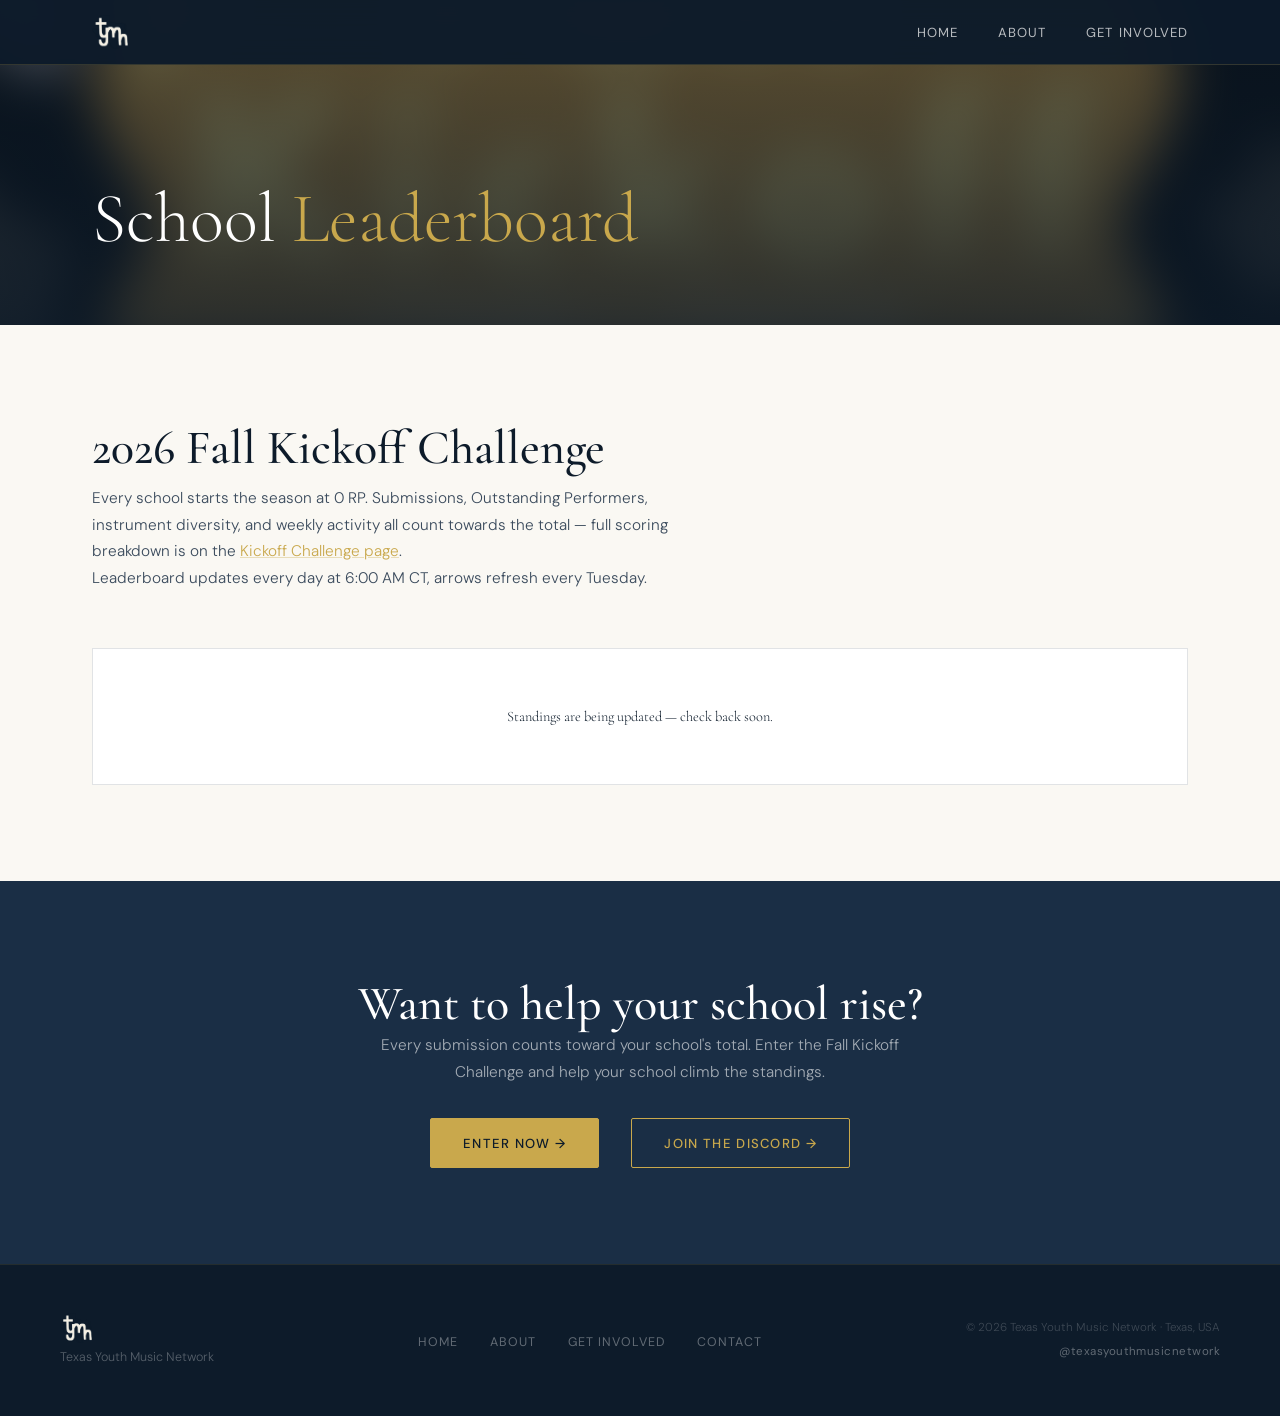
<file: leaderboard/index.html>
<!doctype html>
<html lang="en">
	<head>
		<meta charset="UTF-8" />
		<meta name="viewport" content="width=device-width, initial-scale=1.0" />
		<title>School Leaderboard — TYMN — Texas Youth Music Network</title>
		<meta
			name="description"
			content="Live school standings for the 2026 Fall Kickoff Challenge, TYMN's national music competition, open to schools across the U.S."
		/>
		<link rel="icon" type="image/png" href="/assets/favicon.png" />
		<link rel="apple-touch-icon" href="/assets/apple-touch-icon.png" />
		<meta property="og:type" content="website" />
		<meta
			property="og:title"
			content="School Leaderboard — TYMN — Texas Youth Music Network"
		/>
		<meta
			property="og:description"
			content="Live school standings for the 2026 Fall Kickoff Challenge, TYMN's national music competition, open to schools across the U.S."
		/>
		<meta property="og:image" content="/assets/og-card.png" />
		<meta property="og:image:width" content="1200" />
		<meta property="og:image:height" content="630" />
		<meta name="twitter:image" content="/assets/og-card.png" />
		<meta name="twitter:card" content="summary_large_image" />
		<link rel="preconnect" href="https://fonts.googleapis.com" />
		<link rel="preconnect" href="https://fonts.gstatic.com" crossorigin />
		<link
			href="https://fonts.googleapis.com/css2?family=Cormorant+Garamond:ital,wght@0,300;0,400;0,500;0,600;1,300;1,400&family=DM+Sans:ital,opsz,wght@0,9..40,300;0,9..40,400;0,9..40,500;1,9..40,300&family=Oswald:wght@500;600;700&display=swap"
			rel="stylesheet"
		/>
		<link rel="stylesheet" href="/style.css?v=22" />
	</head>

	<body>
		<div id="site-header"></div>

		<!-- ─────────── PAGE HEADER ─────────── -->
		<section class="page-header has-poster">
			<div class="section-inner">
				<h1 class="page-header-title">
					School <span>Leaderboard</span>
				</h1>
			</div>
		</section>

		<!-- ─────────── FULL LEADERBOARD ─────────── -->
		<section id="leaderboard-full">
			<div class="section-inner">
				<h2 class="section-title">2026 Fall Kickoff Challenge</h2>
				<p class="involved-intro">
					Every school starts the season at 0 RP. Submissions,
					Outstanding Performers, instrument diversity, and weekly
					activity all count towards the total — full scoring
					breakdown is on the
					<a href="/kickoff/#kickoff-timeline-section"
						>Kickoff Challenge page</a
					>. <br />Leaderboard updates every day at 6:00 AM CT, arrows
					refresh every Tuesday.
				</p>

				<div class="leaderboard-list full" id="leaderboardFull"></div>
			</div>
		</section>

		<!-- ─────────── SUMMARY STATS ─────────── -->
		<!-- data-hide-when-leaderboard-hidden: leaderboard.js removes this whole
		     section when leaderboard-data.json has "visible": false, so the
		     heading doesn't sit above an empty grid. -->
		<section id="leaderboard-summary" data-hide-when-leaderboard-hidden>
			<div class="section-inner">
				<h2 class="section-title light">By the numbers</h2>
				<div class="stat-grid" id="leaderboardSummary"></div>
			</div>
		</section>

		<!-- ─────────── ENTER CTA ─────────── -->
		<section id="enter">
			<div class="section-inner">
				<h2 class="section-title light center">
					Want to help your school rise?
				</h2>
				<p class="volunteer-cta-text">
					Every submission counts toward your school's total. Enter
					the Fall Kickoff Challenge and help your school climb the
					standings.
				</p>
				<div class="cta-buttons">
					<a
						href="https://docs.google.com/forms/d/e/1FAIpQLSePm9b_--rPcoJzsrProMHlxIdxuVlpl-CW3gj6mzcshcsgrw/viewform?usp=dialog"
						target="_blank"
						class="btn-primary js-entry-link"
						>Enter Now →</a
					>
					<a
						href="https://discord.com/invite/cGeuXmus5p"
						target="_blank"
						class="btn-sec"
						>Join the Discord →</a
					>
				</div>
			</div>
		</section>

		<div id="site-footer"></div>

		<script src="/include.js?v=12"></script>
		<script src="/leaderboard.js?v=13"></script>
	</body>
</html>
</file>
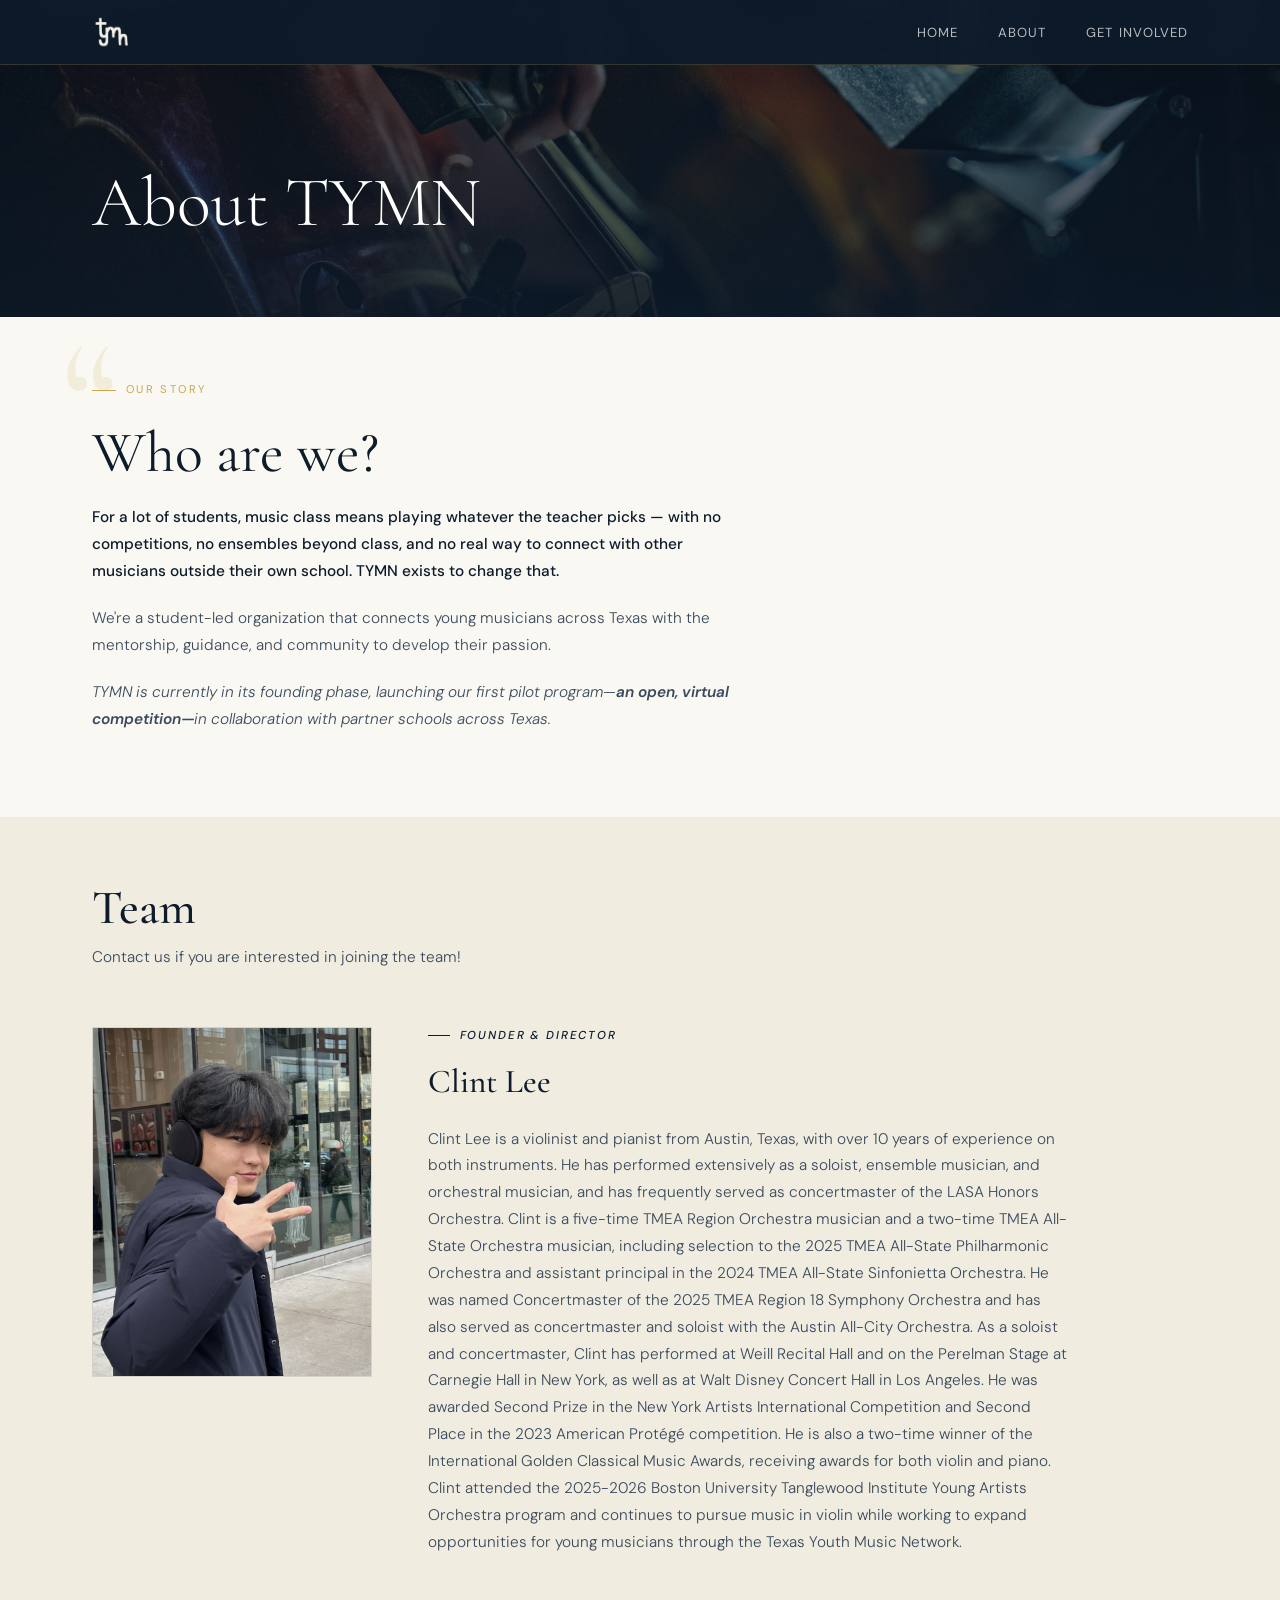
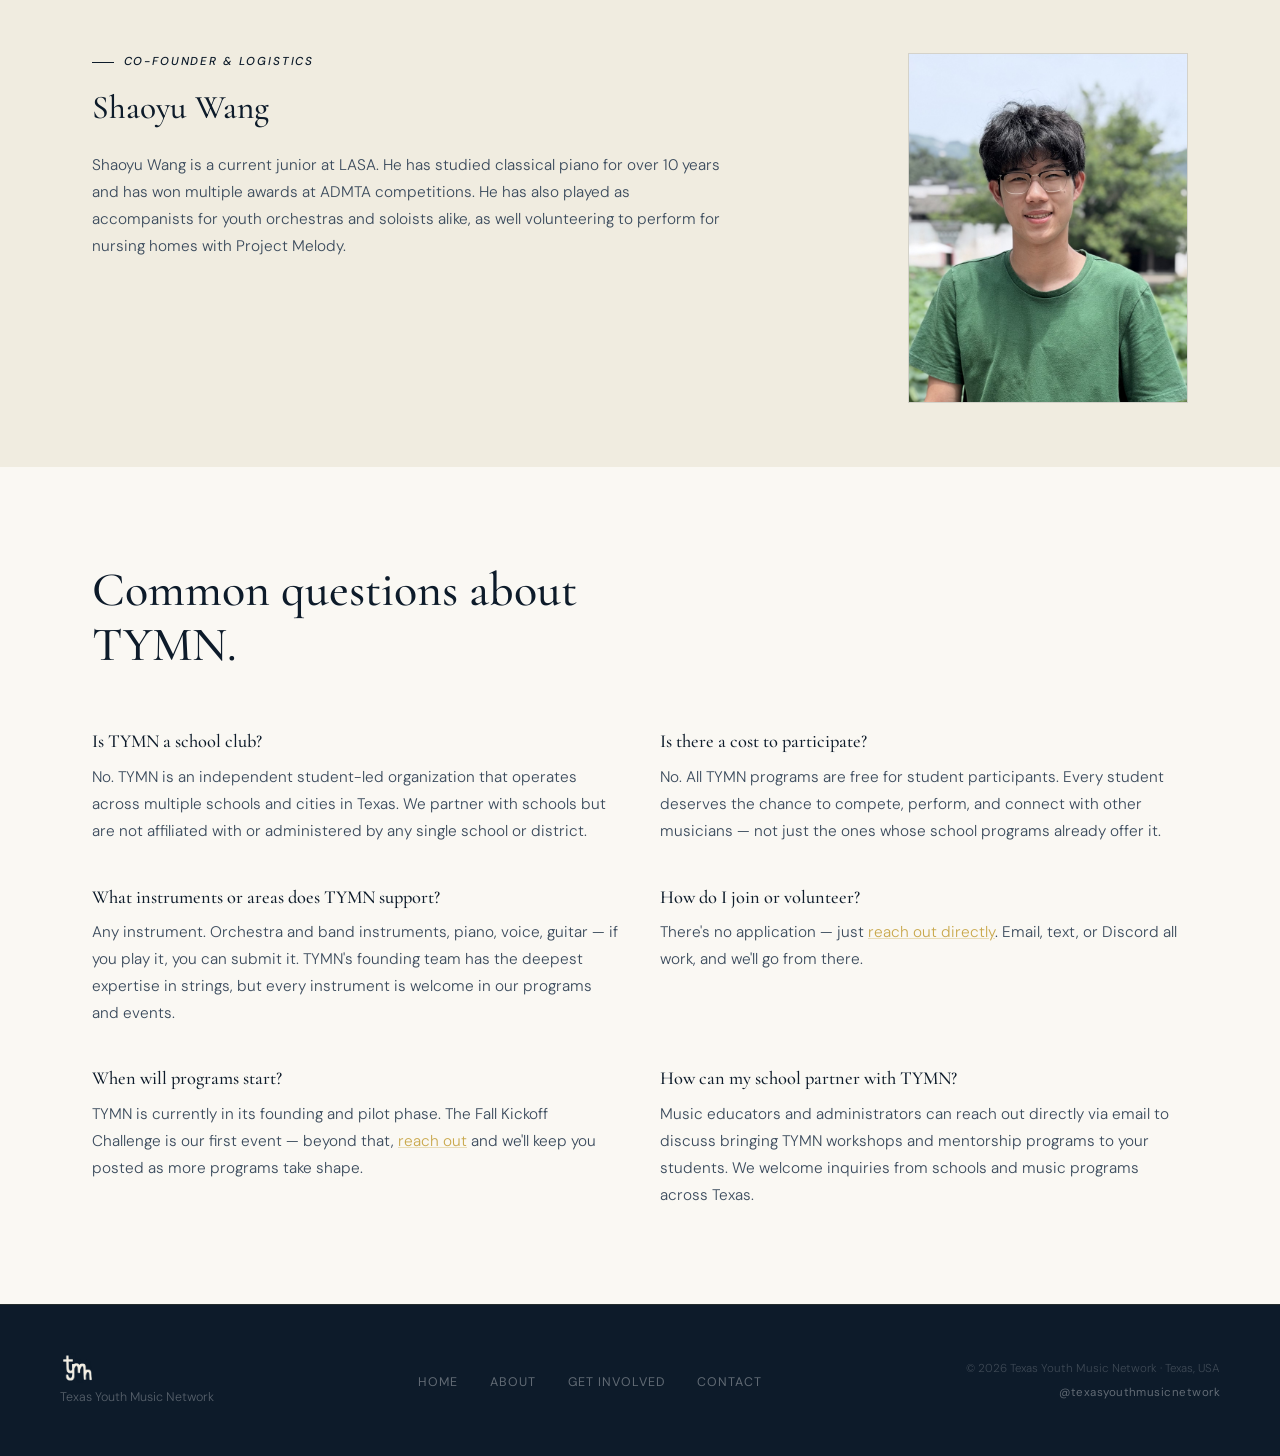
<file: about.html>
<!doctype html>
<html lang="en">
	<head>
		<meta charset="UTF-8" />
		<meta name="viewport" content="width=device-width, initial-scale=1.0" />
		<title>About — TYMN — Texas Youth Music Network</title>
		<meta name="description" content="Learn about TYMN's mission and founding team — a small group of Texas high schoolers building competitions and community for young musicians statewide." />
		<link rel="icon" type="image/svg+xml" href="assets/favicon.svg" />
		<meta property="og:type" content="website" />
		<meta property="og:title" content="About — TYMN — Texas Youth Music Network" />
		<meta property="og:description" content="Learn about TYMN's mission and founding team — a small group of Texas high schoolers building competitions and community for young musicians statewide." />
		<meta property="og:image" content="assets/orch1.jpg" />
		<meta name="twitter:card" content="summary_large_image" />
		<link rel="preconnect" href="https://fonts.googleapis.com" />
		<link rel="preconnect" href="https://fonts.gstatic.com" crossorigin />
		<link
			href="https://fonts.googleapis.com/css2?family=Cormorant+Garamond:ital,wght@0,300;0,400;0,500;0,600;1,300;1,400&family=DM+Sans:ital,opsz,wght@0,9..40,300;0,9..40,400;0,9..40,500;1,9..40,300&family=Oswald:wght@500;600;700&display=swap"
			rel="stylesheet"
		/>
		<link rel="stylesheet" href="style.css?v=8" />
	</head>

	<body>
		<div id="site-header"></div>

		<!-- ─────────── PAGE HEADER ─────────── -->
		<section class="page-header">
			<div class="section-inner about">
				<h1 class="page-header-title">About TYMN</h1>
			</div>
		</section>

		<!-- ─────────── ABOUT US ─────────── -->
		<section id="about-us">
			<div class="section-inner about">
				<div class="statement-block">
					<span class="section-label">Our Story</span>
					<h2 class="statement-title">Who are we?</h2>
				</div>

				<div class="about-body">
					<p>
						For a lot of students, music class means playing
						whatever the teacher picks — with no competitions,
						no ensembles beyond class, and no real way to
						connect with other musicians outside their own
						school. TYMN exists to change that.
					</p>
					<p>
						We're a student-led organization that connects young
						musicians across Texas with the mentorship,
						guidance, and community to develop their passion.
					</p>
					<p>
						<i>
							TYMN is currently in its founding phase,
							launching our first pilot program—<strong
								>an open, virtual competition—</strong
							>in collaboration with partner schools across
							Texas.
						</i>
					</p>
				</div>
			</div>
		</section>

		<!-- ─────────── MISSION ─────────── -->
		<!-- <section id="mission">
			<div class="section-inner about">
				<div class="about-grid">
					<div class="img-placeholder about-media">
						<span class="img-ph-icon">𝄞</span>
						<span>Insert photo here</span>
					</div>

					<div class="mission-text">
						<h2 class="section-title">Mission</h2>

						<p class="mission-statement">
							Talent shouldn't be limited by access.
						</p>
						<p class="mission-sub">
							TYMN aims to grow into a statewide network
							connecting student musicians across Texas. Future
							expansion may include regional chapters, expanded
							ensemble partnerships, and a broader peer mentorship
							platform.
						</p>
					</div>
				</div>
			</div>
		</section> -->

		<!-- ─────────── FOCUS ─────────── -->
		<!-- <section id="focus">
			<div class="section-inner about">
				<h2 class="section-title light">Our Focus</h2>

				<div class="focus-grid">
					<div class="focus-item">
						<span class="focus-item-label"
							>Competition Opportunities</span
						>
						<span class="focus-item-desc"
							>Access to online competitions, open to all.</span
						>
					</div>

					<div class="focus-item">
						<span class="focus-item-label">Mentorship</span>
						<span class="focus-item-desc"
							>Pairing experienced student musicians with younger
							peers</span
						>
					</div>

					<div class="focus-item">
						<span class="focus-item-label">Education</span>
						<span class="focus-item-desc"
							>Workshops, masterclasses, and audition
							guidance</span
						>
					</div>

					<div class="focus-item">
						<span class="focus-item-label">Community</span>
						<span class="focus-item-desc"
							>Connecting musicians across schools and cities in
							Texas</span
						>
					</div>
				</div>
			</div>
		</section> -->

		<!-- ─────────── TEAM ─────────── -->
		<section id="team">
			<div class="section-inner about">
				<h2 class="section-title">Team</h2>
				<p class="involved-intro">
					Contact us if you are interested in joining the team!
				</p>

				<div class="team-feature-list">
					<div class="team-feature">
						<div class="team-feature-media">
							<img src="assets/clint.jpg" alt="Clint Lee" />
						</div>
						<div class="team-feature-body">
							<span class="team-feature-role"
								>Founder &amp; Director</span
							>
							<h3 class="team-feature-name">Clint Lee</h3>
							<p class="team-feature-bio">
								Clint Lee is a violinist and pianist from
								Austin, Texas, with over 10 years of experience
								on both instruments. He has performed
								extensively as a soloist, ensemble musician, and
								orchestral musician, and has frequently served
								as concertmaster of the LASA Honors Orchestra.
								Clint is a five-time TMEA Region Orchestra
								musician and a two-time TMEA All-State Orchestra
								musician, including selection to the 2025 TMEA
								All-State Philharmonic Orchestra and assistant
								principal in the 2024 TMEA All-State Sinfonietta
								Orchestra. He was
								named Concertmaster of the 2025 TMEA Region 18
								Symphony Orchestra and has also served as
								concertmaster and soloist with the Austin
								All-City Orchestra. As a soloist and
								concertmaster, Clint has performed at Weill
								Recital Hall and on the Perelman Stage at
								Carnegie Hall in New York, as well as at Walt
								Disney Concert Hall in Los Angeles. He was
								awarded Second Prize in the New York Artists
								International Competition and Second Place in
								the 2023 American Protégé competition. He is
								also a two-time winner of the International
								Golden Classical Music Awards, receiving awards
								for both violin and piano. Clint attended the
								2025-2026 Boston University Tanglewood Institute
								Young Artists Orchestra program and continues to
								pursue music in violin while working to expand
								opportunities for young musicians through the
								Texas Youth Music Network.
							</p>
						</div>
					</div>

					<div class="team-feature reverse">
						<div class="team-feature-media">
							<img src="assets/shaoyu.jpg" alt="Shaoyu Wang" />
						</div>
						<div class="team-feature-body">
							<span class="team-feature-role"
								>Co-Founder &amp; Logistics</span
							>
							<h3 class="team-feature-name">Shaoyu Wang</h3>
							<p class="team-feature-bio">
								Shaoyu Wang is a current junior at LASA. He has
								studied classical piano for over 10 years and
								has won multiple awards at ADMTA competitions.
								He has also played as accompanists for youth
								orchestras and soloists alike, as well
								volunteering to perform for nursing homes with
								Project Melody.
							</p>
						</div>
					</div>
				</div>
			</div>
		</section>

		<!-- ─────────── FAQ ─────────── -->
		<section id="faq">
			<div class="section-inner">
				<h2 class="section-title">Common questions about TYMN.</h2>

				<div class="faq-grid">
					<div class="faq-item">
						<h3 class="faq-q">Is TYMN a school club?</h3>
						<p class="faq-a">
							No. TYMN is an independent student-led organization
							that operates across multiple schools and cities in
							Texas. We partner with schools but are not
							affiliated with or administered by any single school
							or district.
						</p>
					</div>

					<div class="faq-item">
						<h3 class="faq-q">Is there a cost to participate?</h3>
						<p class="faq-a">
							No. All TYMN programs are free for student
							participants. Every student deserves the chance to
							compete, perform, and connect with other musicians
							— not just the ones whose school programs already
							offer it.
						</p>
					</div>

					<div class="faq-item">
						<h3 class="faq-q">
							What instruments or areas does TYMN support?
						</h3>
						<p class="faq-a">
							Any instrument. Orchestra and band instruments,
							piano, voice, guitar — if you play it, you can
							submit it. TYMN's founding team has the deepest
							expertise in strings, but every instrument is
							welcome in our programs and events.
						</p>
					</div>

					<div class="faq-item">
						<h3 class="faq-q">How do I join or volunteer?</h3>
						<p class="faq-a">
							There's no application — just
							<a href="involved.html">reach out directly</a>. Email,
							text, or Discord all work, and we'll go from there.
						</p>
					</div>

					<div class="faq-item">
						<h3 class="faq-q">When will programs start?</h3>
						<p class="faq-a">
							TYMN is currently in its founding and pilot phase. The
							Fall Kickoff Challenge is our first event — beyond
							that, <a href="involved.html">reach out</a> and we'll
							keep you posted as more programs take shape.
						</p>
					</div>

					<div class="faq-item">
						<h3 class="faq-q">
							How can my school partner with TYMN?
						</h3>
						<p class="faq-a">
							Music educators and administrators can reach out
							directly via email to discuss bringing TYMN
							workshops and mentorship programs to your students.
							We welcome inquiries from schools and music programs
							across Texas.
						</p>
					</div>
				</div>
			</div>
		</section>

		<div id="site-footer"></div>

		<script src="include.js?v=8"></script>
	</body>
</html>
</file>
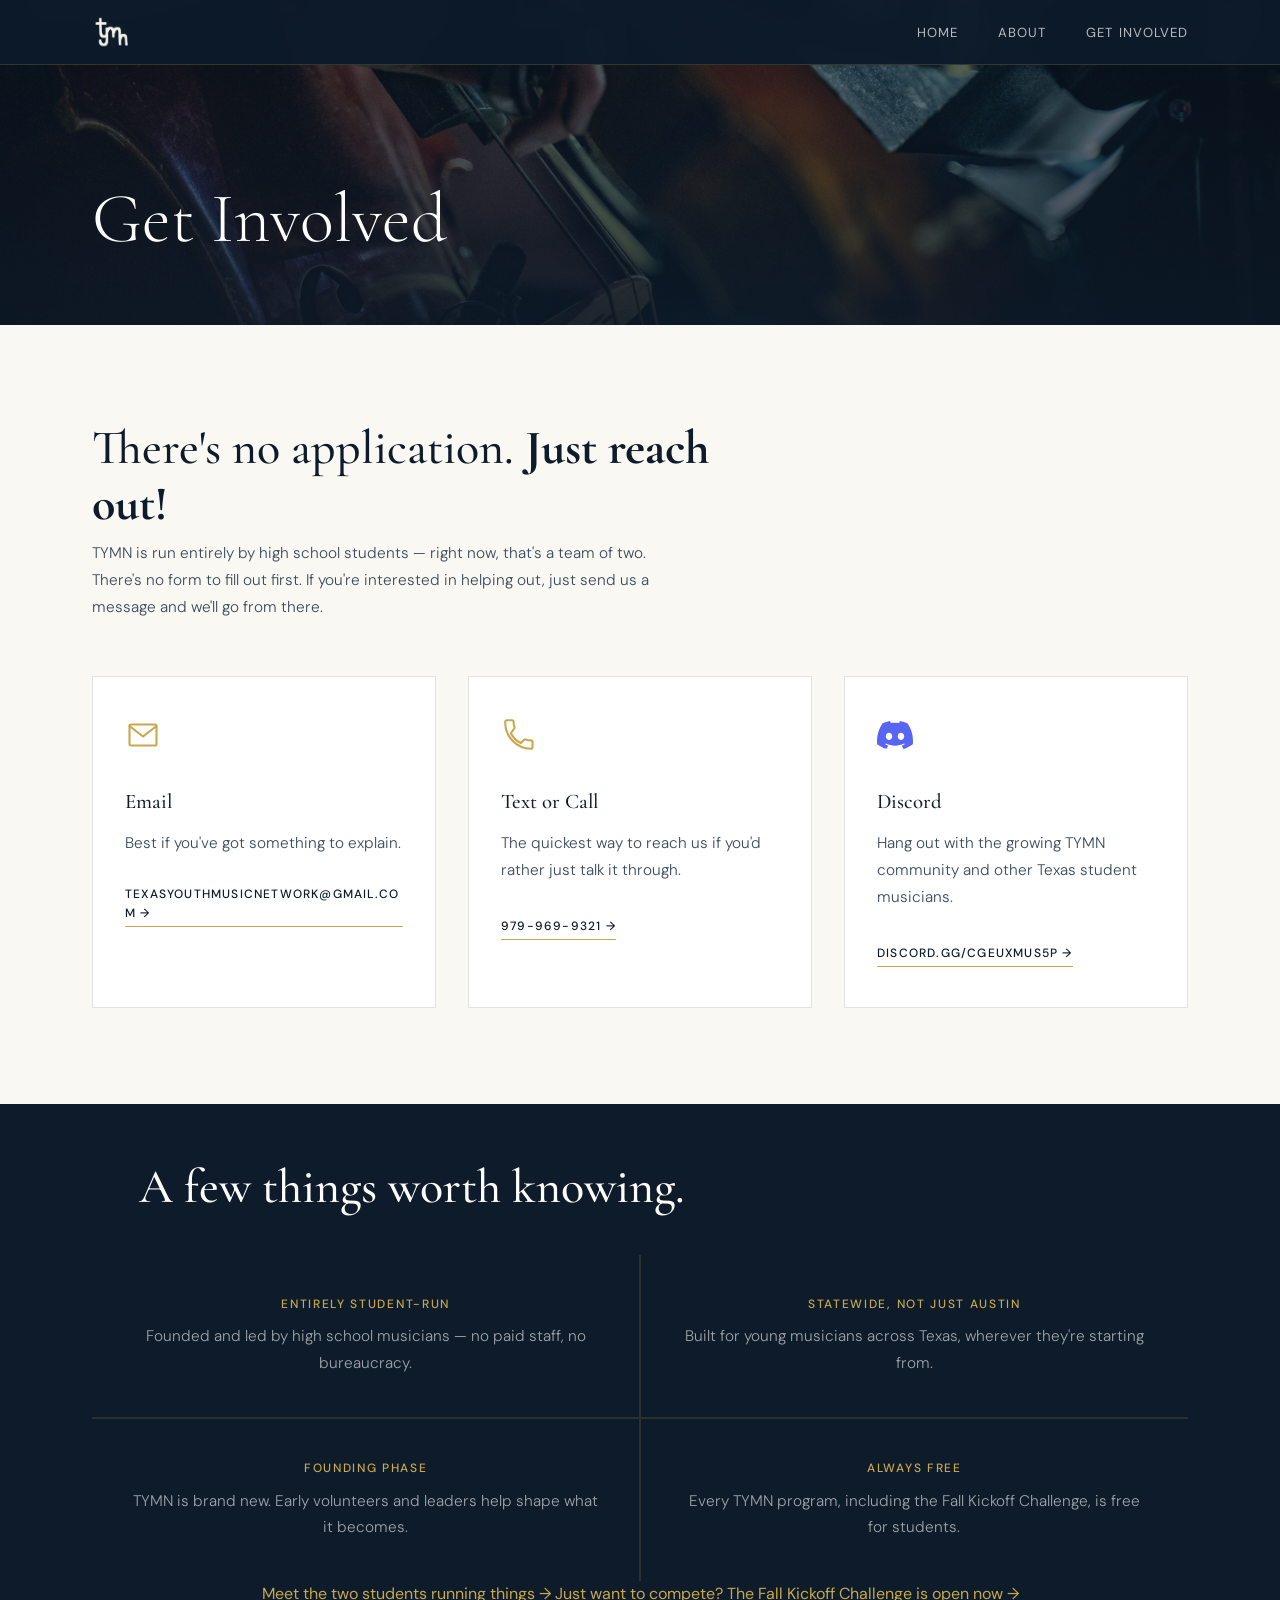
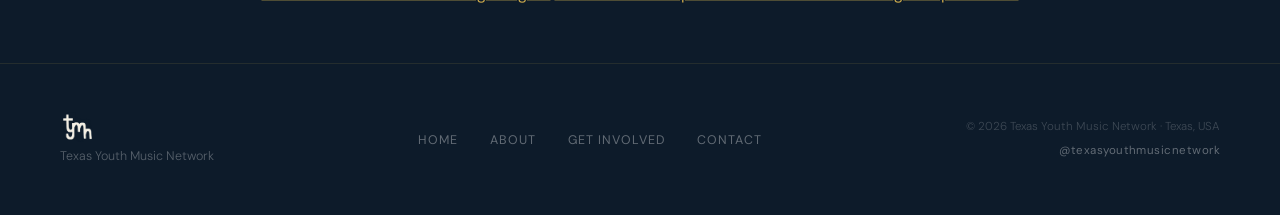
<file: involved.html>
<!doctype html>
<html lang="en">
	<head>
		<meta charset="UTF-8" />
		<meta name="viewport" content="width=device-width, initial-scale=1.0" />
		<title>Get Involved — TYMN — Texas Youth Music Network</title>
		<meta name="description" content="There's no application, just reach out. Email, text, or join the TYMN Discord to get involved with Texas Youth Music Network." />
		<link rel="icon" type="image/svg+xml" href="assets/favicon.svg" />
		<meta property="og:type" content="website" />
		<meta property="og:title" content="Get Involved — TYMN — Texas Youth Music Network" />
		<meta property="og:description" content="There's no application, just reach out. Email, text, or join the TYMN Discord to get involved with Texas Youth Music Network." />
		<meta property="og:image" content="assets/orch1.jpg" />
		<meta name="twitter:card" content="summary_large_image" />
		<link rel="preconnect" href="https://fonts.googleapis.com" />
		<link rel="preconnect" href="https://fonts.gstatic.com" crossorigin />
		<link
			href="https://fonts.googleapis.com/css2?family=Cormorant+Garamond:ital,wght@0,300;0,400;0,500;0,600;1,300;1,400&family=DM+Sans:ital,opsz,wght@0,9..40,300;0,9..40,400;0,9..40,500;1,9..40,300&family=Oswald:wght@500;600;700&display=swap"
			rel="stylesheet"
		/>
		<link rel="stylesheet" href="style.css?v=8" />
	</head>

	<body>
		<div id="site-header"></div>

		<!-- ─────────── PAGE HEADER ─────────── -->
		<section class="page-header">
			<div class="section-inner">
				<h1 class="page-header-title">Get Involved</h1>
			</div>
		</section>

		<!-- ─────────── REACH OUT ─────────── -->
		<section id="contact">
			<div class="section-inner">
				<h2 class="section-title">
					There's no application. <strong>Just reach out!</strong>
				</h2>
				<p class="involved-intro">
					TYMN is run entirely by high school students — right now,
					that's a team of two. There's no form to fill out first. If
					you're interested in helping out, just send us a message and
					we'll go from there.
				</p>

				<div class="involved-grid">
					<!-- Email -->
					<div class="involved-card">
						<svg
							class="involved-icon"
							viewBox="0 0 24 24"
							fill="none"
							stroke="currentColor"
							stroke-width="1.4"
							stroke-linecap="round"
							stroke-linejoin="round"
						>
							<rect x="3" y="5" width="18" height="14" rx="1" />
							<path d="M3 6l9 7 9-7" />
						</svg>
						<h3 class="involved-card-title">Email</h3>
						<p class="involved-card-desc">
							Best if you've got something to explain.
						</p>
						<a
							href="mailto:texasyouthmusicnetwork@gmail.com"
							class="card-btn"
							>texasyouthmusicnetwork@gmail.com →</a
						>
					</div>

					<!-- Text / Call -->
					<div class="involved-card">
						<svg
							class="involved-icon"
							viewBox="0 0 24 24"
							fill="none"
							stroke="currentColor"
							stroke-width="1.4"
							stroke-linecap="round"
							stroke-linejoin="round"
						>
							<path
								d="M6.6 10.8c1.4 2.8 3.8 5.2 6.6 6.6l2.2-2.2c.3-.3.7-.4 1-.2 1.1.4 2.3.6 3.5.6.6 0 1.1.5 1.1 1.1v3.4c0 .6-.5 1.1-1.1 1.1C10.6 21.2 2.8 13.4 2.8 3.3c0-.6.5-1.1 1.1-1.1h3.4c.6 0 1.1.5 1.1 1.1 0 1.2.2 2.4.6 3.5.1.3 0 .7-.2 1z"
							/>
						</svg>
						<h3 class="involved-card-title">Text or Call</h3>
						<p class="involved-card-desc">
							The quickest way to reach us if you'd rather just
							talk it through.
						</p>
						<a href="tel:+19799699321" class="card-btn"
							>979-969-9321 →</a
						>
					</div>

					<!-- Discord -->
					<div class="involved-card">
						<img
							src="assets/discord-icon.svg"
							alt=""
							class="involved-icon"
						/>
						<h3 class="involved-card-title">Discord</h3>
						<p class="involved-card-desc">
							Hang out with the growing TYMN community and other
							Texas student musicians.
						</p>
						<a
							href="https://discord.com/invite/cGeuXmus5p"
							target="_blank"
							rel="noopener"
							class="card-btn"
							>discord.gg/cGeuXmus5p →</a
						>
					</div>
				</div>
			</div>
		</section>

		<!-- ─────────── WHY REACH OUT ─────────── -->
		<section id="involved-facts">
			<div class="section-inner">
				<h2 class="section-title light">A few things worth knowing.</h2>

				<div class="focus-grid">
					<div class="focus-item">
						<span class="focus-item-label">Entirely Student-Run</span>
						<span class="focus-item-desc"
							>Founded and led by high school musicians — no paid
							staff, no bureaucracy.</span
						>
					</div>

					<div class="focus-item">
						<span class="focus-item-label">Statewide, Not Just Austin</span>
						<span class="focus-item-desc"
							>Built for young musicians across Texas, wherever
							they're starting from.</span
						>
					</div>

					<div class="focus-item">
						<span class="focus-item-label">Founding Phase</span>
						<span class="focus-item-desc"
							>TYMN is brand new. Early volunteers and leaders help
							shape what it becomes.</span
						>
					</div>

					<div class="focus-item">
						<span class="focus-item-label">Always Free</span>
						<span class="focus-item-desc"
							>Every TYMN program, including the Fall Kickoff
							Challenge, is free for students.</span
						>
					</div>
				</div>

				<p class="involved-footlinks">
					<a href="about.html#team">Meet the two students running things →</a>
					<a href="kickoff.html"
						>Just want to compete? The Fall Kickoff Challenge is open
						now →</a
					>
				</p>
			</div>
		</section>

		<div id="site-footer"></div>

		<script src="include.js?v=8"></script>
	</body>
</html>
</file>
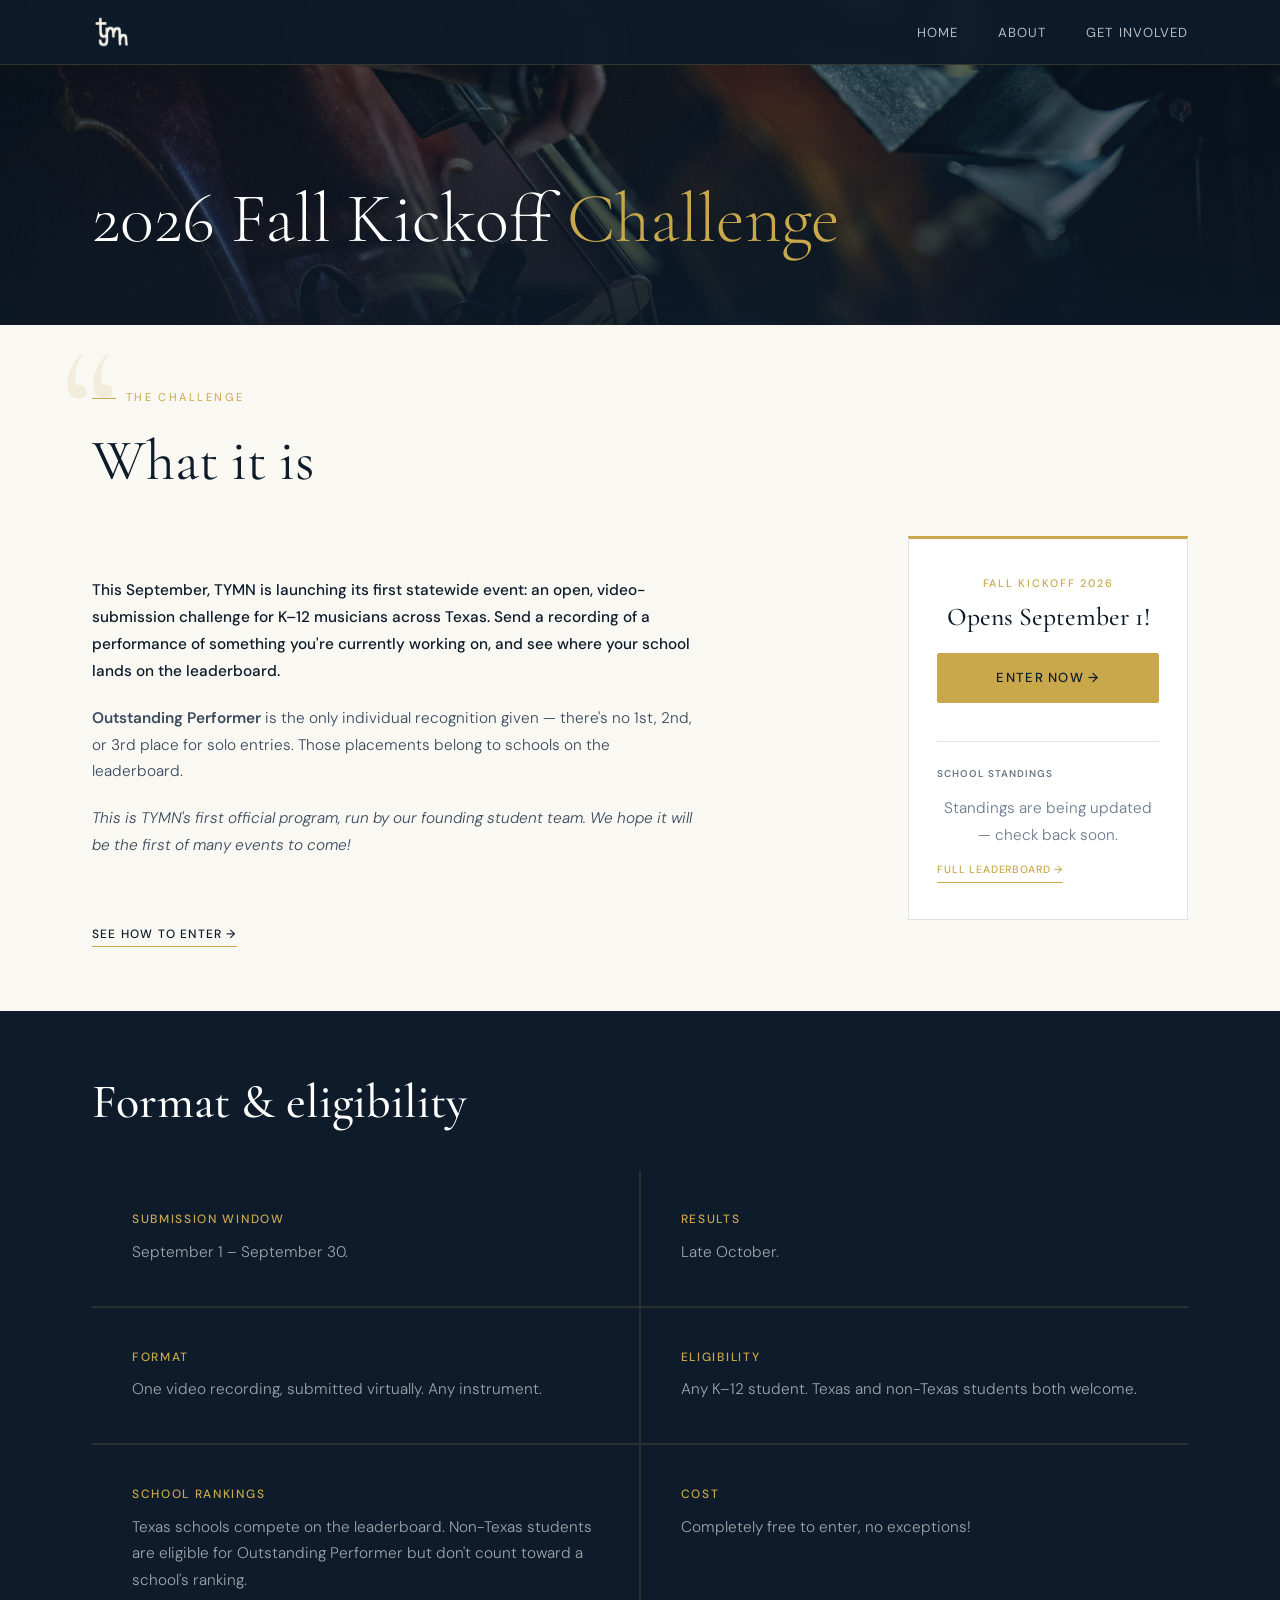
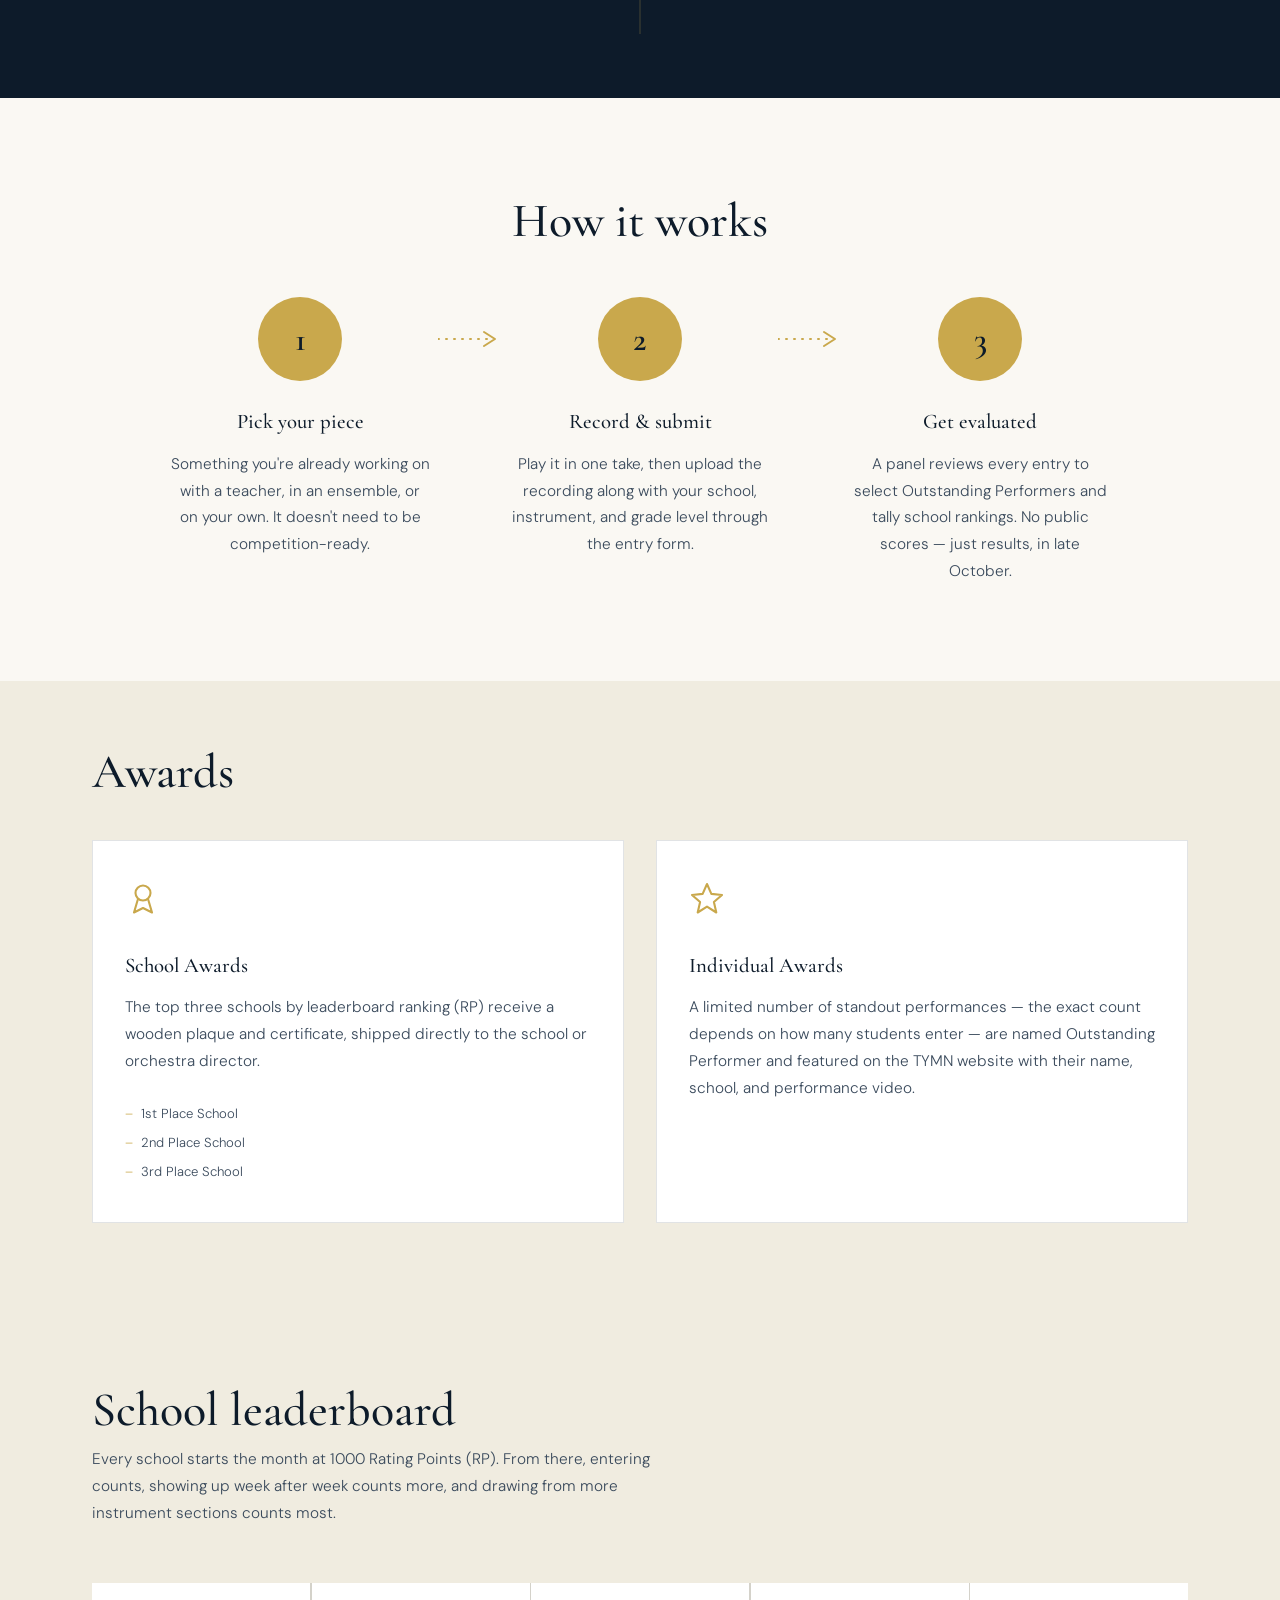
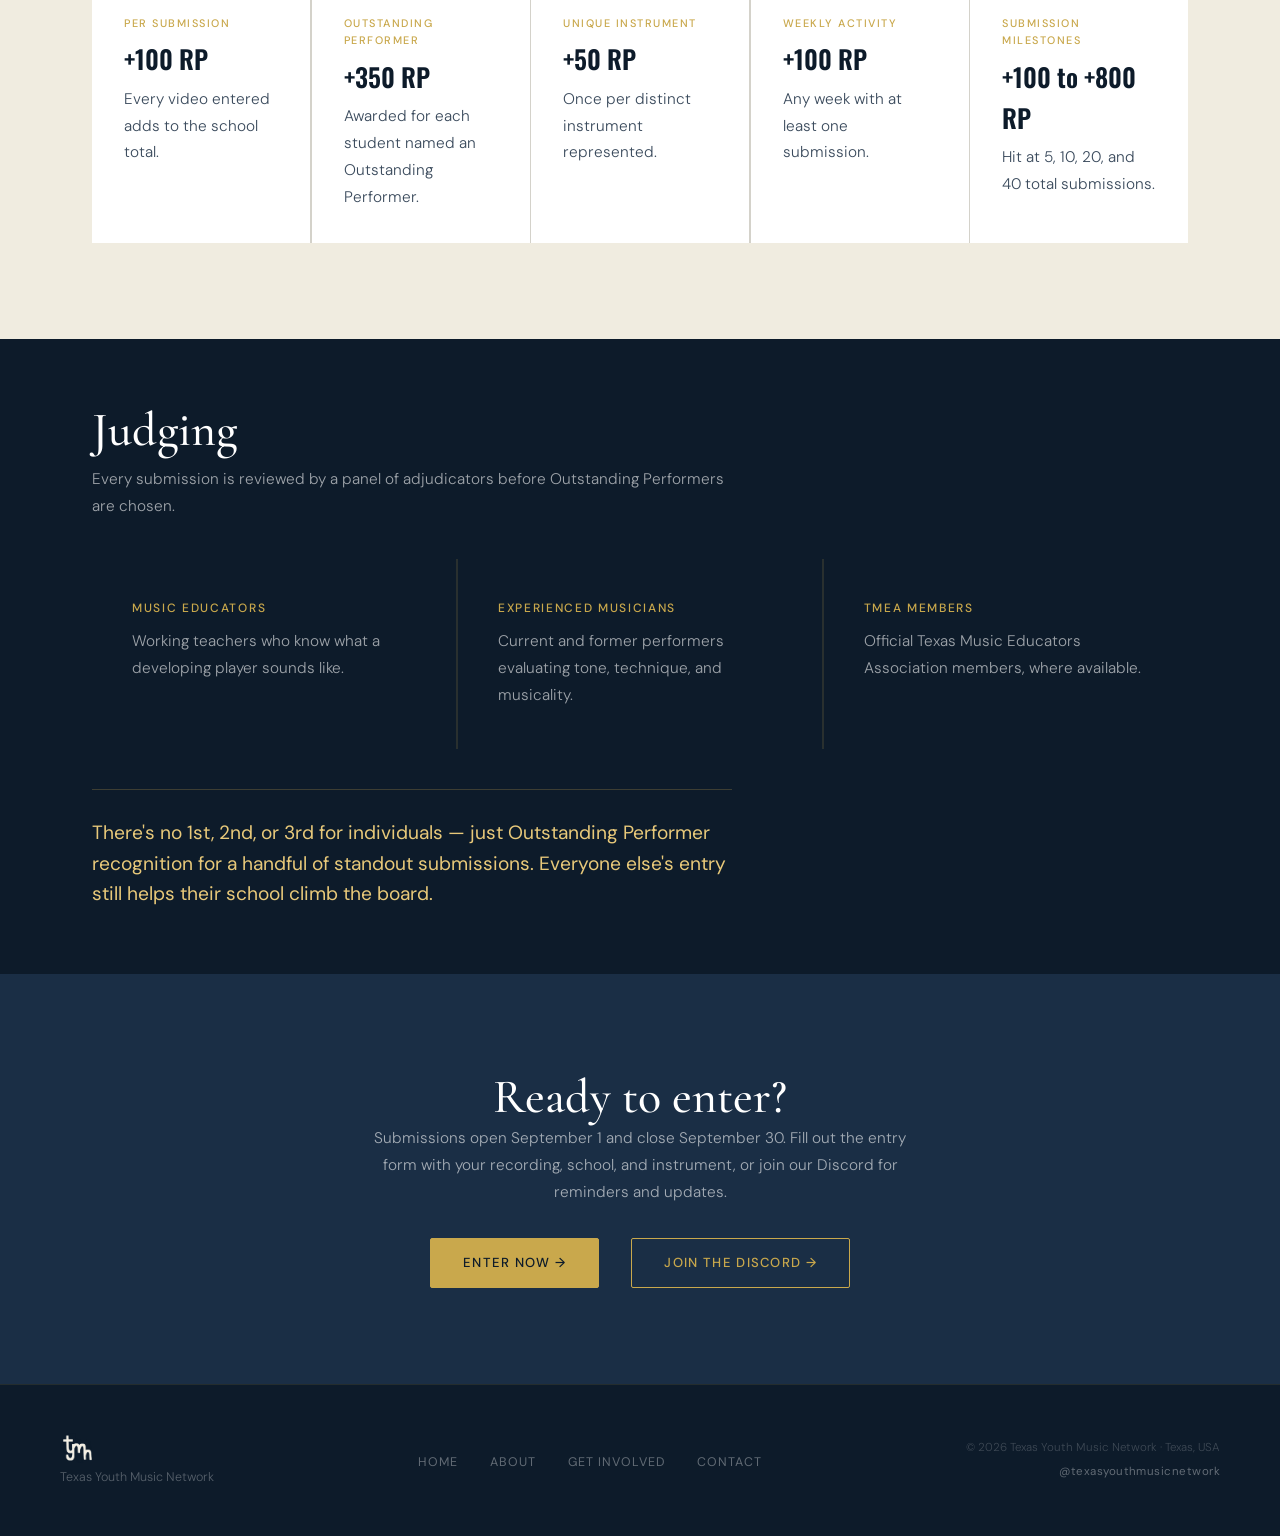
<file: kickoff.html>
<!doctype html>
<html lang="en">
	<head>
		<meta charset="UTF-8" />
		<meta name="viewport" content="width=device-width, initial-scale=1.0" />
		<title>
			2026 Fall Kickoff Challenge — TYMN — Texas Youth Music Network
		</title>
		<meta name="description" content="TYMN's first statewide event: an open video-submission challenge for K-12 musicians across Texas, September 1-30, 2026." />
		<link rel="icon" type="image/svg+xml" href="assets/favicon.svg" />
		<meta property="og:type" content="website" />
		<meta property="og:title" content="2026 Fall Kickoff Challenge — TYMN — Texas Youth Music Network" />
		<meta property="og:description" content="TYMN's first statewide event: an open video-submission challenge for K-12 musicians across Texas, September 1-30, 2026." />
		<meta property="og:image" content="assets/orch1.jpg" />
		<meta name="twitter:card" content="summary_large_image" />
		<link rel="preconnect" href="https://fonts.googleapis.com" />
		<link rel="preconnect" href="https://fonts.gstatic.com" crossorigin />
		<link
			href="https://fonts.googleapis.com/css2?family=Cormorant+Garamond:ital,wght@0,300;0,400;0,500;0,600;1,300;1,400&family=DM+Sans:ital,opsz,wght@0,9..40,300;0,9..40,400;0,9..40,500;1,9..40,300&family=Oswald:wght@500;600;700&display=swap"
			rel="stylesheet"
		/>
		<link rel="stylesheet" href="style.css?v=8" />
	</head>

	<body>
		<div id="site-header"></div>

		<!-- ─────────── PAGE HEADER ─────────── -->
		<section class="page-header">
			<div class="section-inner">
				<h1 class="page-header-title">
					2026 Fall Kickoff <span>Challenge</span>
				</h1>
			</div>
		</section>

		<!-- ─────────── OVERVIEW ─────────── -->
		<section id="kickoff-overview">
			<div class="section-inner about">
				<div class="statement-block">
					<span class="section-label">The Challenge</span>
					<h2 class="statement-title">What it is</h2>
				</div>

				<div class="about-grid">
					<div class="about-body">
						<p>
							This September, TYMN is launching its first
							statewide event: an open, video-submission challenge
							for K–12 musicians across Texas. Send a recording of
							a performance of something you're currently working
							on, and see where your school lands on the
							leaderboard.
						</p>
						<p>
							<strong>Outstanding Performer</strong> is the only
							individual recognition given — there's no 1st, 2nd,
							or 3rd place for solo entries. Those placements
							belong to schools on the leaderboard.
						</p>
						<p>
							<i>
								This is TYMN's first official program, run by
								our founding student team. We hope it will be
								the first of many events to come!</i
							>
						</p>
					</div>
					<div class="join-card">
						<span class="join-card-label">Fall Kickoff 2026</span>
						<span class="join-card-date">Opens September 1!</span>
						<a
							href="https://docs.google.com/forms/d/e/1FAIpQLSePm9b_--rPcoJzsrProMHlxIdxuVlpl-CW3gj6mzcshcsgrw/viewform?usp=dialog"
							target="_blank"
							class="btn-primary js-entry-link"
							>Enter Now →</a
						>

						<div class="join-card-leaderboard">
							<div class="join-card-leaderboard-head">
								<span>School Standings</span>
							</div>
							<div
								class="mini-leaderboard"
								id="miniLeaderboard"
							></div>
							<a href="leaderboard.html" class="mini-leaderboard-link"
								>Full Leaderboard →</a
							>
						</div>
					</div>
				</div>

				<a href="#enter" class="card-btn">See how to enter →</a>
			</div>
		</section>

		<!-- ─────────── FORMAT & ELIGIBILITY ─────────── -->
		<section id="focus">
			<div class="section-inner about">
				<h2 class="section-title light">Format &amp; eligibility</h2>

				<div class="focus-grid">
					<div class="focus-item">
						<span class="focus-item-label">Submission Window</span>
						<span class="focus-item-desc"
							>September 1 – September 30.</span
						>
					</div>

					<div class="focus-item">
						<span class="focus-item-label">Results</span>
						<span class="focus-item-desc">Late October.</span>
					</div>

					<div class="focus-item">
						<span class="focus-item-label">Format</span>
						<span class="focus-item-desc"
							>One video recording, submitted virtually. Any
							instrument.</span
						>
					</div>

					<div class="focus-item">
						<span class="focus-item-label">Eligibility</span>
						<span class="focus-item-desc"
							>Any K–12 student. Texas and non-Texas students both
							welcome.</span
						>
					</div>

					<div class="focus-item">
						<span class="focus-item-label">School Rankings</span>
						<span class="focus-item-desc"
							>Texas schools compete on the leaderboard. Non-Texas
							students are eligible for Outstanding Performer but
							don't count toward a school's ranking.</span
						>
					</div>

					<div class="focus-item">
						<span class="focus-item-label">Cost</span>
						<span class="focus-item-desc"
							>Completely free to enter, no exceptions!</span
						>
					</div>
				</div>
			</div>
		</section>

		<!-- ─────────── HOW IT WORKS ─────────── -->
		<section id="how-it-works">
			<div class="section-inner">
				<h2 class="section-title center">How it works</h2>

				<div class="steps-grid">
					<div class="step">
						<div class="step-circle">1</div>
						<h3 class="step-title">Pick your piece</h3>
						<p class="step-desc">
							Something you're already working on with a teacher,
							in an ensemble, or on your own. It doesn't need to
							be competition-ready.
						</p>
					</div>

					<div class="step-arrow" aria-hidden="true">
						<svg viewBox="0 0 64 20" preserveAspectRatio="none">
							<line
								x1="0"
								y1="10"
								x2="52"
								y2="10"
								stroke="var(--gold)"
								stroke-width="2"
								stroke-dasharray="1 7"
								stroke-linecap="round"
							/>
							<path
								d="M46 3 L57 10 L46 17"
								stroke="var(--gold)"
								stroke-width="2"
								fill="none"
								stroke-linecap="round"
								stroke-linejoin="round"
							/>
						</svg>
					</div>

					<div class="step">
						<div class="step-circle">2</div>
						<h3 class="step-title">Record &amp; submit</h3>
						<p class="step-desc">
							Play it in one take, then upload the recording along
							with your school, instrument, and grade level
							through the entry form.
						</p>
					</div>

					<div class="step-arrow" aria-hidden="true">
						<svg viewBox="0 0 64 20" preserveAspectRatio="none">
							<line
								x1="0"
								y1="10"
								x2="52"
								y2="10"
								stroke="var(--gold)"
								stroke-width="2"
								stroke-dasharray="1 7"
								stroke-linecap="round"
							/>
							<path
								d="M46 3 L57 10 L46 17"
								stroke="var(--gold)"
								stroke-width="2"
								fill="none"
								stroke-linecap="round"
								stroke-linejoin="round"
							/>
						</svg>
					</div>

					<div class="step">
						<div class="step-circle">3</div>
						<h3 class="step-title">Get evaluated</h3>
						<p class="step-desc">
							A panel reviews every entry to select Outstanding
							Performers and tally school rankings. No public
							scores — just results, in late October.
						</p>
					</div>
				</div>
			</div>
		</section>

		<!-- ─────────── AWARDS ─────────── -->
		<section id="awards">
			<div class="section-inner about">
				<h2 class="section-title">Awards</h2>

				<div class="awards-grid">
					<div class="involved-card">
						<svg
							class="involved-icon"
							viewBox="0 0 24 24"
							fill="none"
							stroke="currentColor"
							stroke-width="1.4"
							stroke-linecap="round"
							stroke-linejoin="round"
						>
							<circle cx="12" cy="8" r="5" />
							<path d="M8.5 12.5L6 21l6-3 6 3-2.5-8.5" />
						</svg>
						<h3 class="involved-card-title">School Awards</h3>
						<p class="involved-card-desc">
							The top three schools by leaderboard ranking (RP)
							receive a wooden plaque and certificate, shipped
							directly to the school or orchestra director.
						</p>
						<ul class="involved-bullets">
							<li>1st Place School</li>
							<li>2nd Place School</li>
							<li>3rd Place School</li>
						</ul>
					</div>

					<div class="involved-card">
						<svg
							class="involved-icon"
							viewBox="0 0 24 24"
							fill="none"
							stroke="currentColor"
							stroke-width="1.4"
							stroke-linecap="round"
							stroke-linejoin="round"
						>
							<path
								d="M12 2l2.9 6.6 7.1.7-5.4 4.7 1.6 7-6.2-3.9-6.2 3.9 1.6-7L2 9.3l7.1-.7z"
							/>
						</svg>
						<h3 class="involved-card-title">Individual Awards</h3>
						<p class="involved-card-desc">
							A limited number of standout performances — the
							exact count depends on how many students enter — are
							named Outstanding Performer and featured on the TYMN
							website with their name, school, and performance
							video.
						</p>
					</div>
				</div>
			</div>
		</section>

		<!-- ─────────── SCHOOL LEADERBOARD ─────────── -->
		<section id="kickoff-timeline-section">
			<div class="section-inner">
				<h2 class="section-title">School leaderboard</h2>
				<p class="involved-intro">
					Every school starts the month at 1000 Rating Points (RP).
					From there, entering counts, showing up week after week
					counts more, and drawing from more instrument sections
					counts most.
				</p>

				<div class="stat-grid">
					<div class="stat-item">
						<span class="stat-label">Per Submission</span>
						<span class="stat-value">+100 RP</span>
						<span class="stat-desc"
							>Every video entered adds to the school total.</span
						>
					</div>

					<div class="stat-item">
						<span class="stat-label">Outstanding Performer</span>
						<span class="stat-value">+350 RP</span>
						<span class="stat-desc"
							>Awarded for each student named an Outstanding
							Performer.</span
						>
					</div>

					<div class="stat-item">
						<span class="stat-label">Unique Instrument</span>
						<span class="stat-value">+50 RP</span>
						<span class="stat-desc"
							>Once per distinct instrument represented.</span
						>
					</div>

					<div class="stat-item">
						<span class="stat-label">Weekly Activity</span>
						<span class="stat-value">+100 RP</span>
						<span class="stat-desc"
							>Any week with at least one submission.</span
						>
					</div>

					<div class="stat-item">
						<span class="stat-label">Submission Milestones</span>
						<span class="stat-value">+100 to +800 RP</span>
						<span class="stat-desc"
							>Hit at 5, 10, 20, and 40 total submissions.</span
						>
					</div>
				</div>
			</div>
		</section>

		<!-- ─────────── JUDGING ─────────── -->
		<section id="kickoff-judging">
			<div class="section-inner about">
				<h2 class="section-title light">Judging</h2>
				<p class="judging-intro">
					Every submission is reviewed by a panel of adjudicators
					before Outstanding Performers are chosen.
				</p>

				<div class="focus-grid cols-3">
					<div class="focus-item">
						<span class="focus-item-label">Music Educators</span>
						<span class="focus-item-desc"
							>Working teachers who know what a developing player
							sounds like.</span
						>
					</div>

					<div class="focus-item">
						<span class="focus-item-label"
							>Experienced Musicians</span
						>
						<span class="focus-item-desc"
							>Current and former performers evaluating tone,
							technique, and musicality.</span
						>
					</div>

					<div class="focus-item">
						<span class="focus-item-label">TMEA Members</span>
						<span class="focus-item-desc"
							>Official Texas Music Educators Association members,
							where available.</span
						>
					</div>
				</div>

				<p class="judging-note">
					There's no 1st, 2nd, or 3rd for individuals — just
					Outstanding Performer recognition for a handful of
					standout submissions. Everyone else's entry still helps
					their school climb the board.
				</p>
			</div>
		</section>

		<!-- ─────────── ENTER CTA ─────────── -->
		<section id="enter">
			<div class="section-inner">
				<h2 class="section-title light center">Ready to enter?</h2>
				<p class="volunteer-cta-text">
					Submissions open September 1 and close September 30. Fill
					out the entry form with your recording, school, and
					instrument, or join our Discord for reminders and updates.
				</p>
				<div class="cta-buttons">
					<a
						href="https://docs.google.com/forms/d/e/1FAIpQLSePm9b_--rPcoJzsrProMHlxIdxuVlpl-CW3gj6mzcshcsgrw/viewform?usp=dialog"
						target="_blank"
						class="btn-primary js-entry-link"
						>Enter Now →</a
					>
					<a
						href="https://discord.com/invite/cGeuXmus5p"
						target="_blank"
						class="btn-sec"
						>Join the Discord →</a
					>
				</div>
			</div>
		</section>

		<div id="site-footer"></div>

		<script src="include.js?v=8"></script>
		<script src="script.js?v=8"></script>
		<script src="leaderboard.js?v=8"></script>
	</body>
</html>
</file>
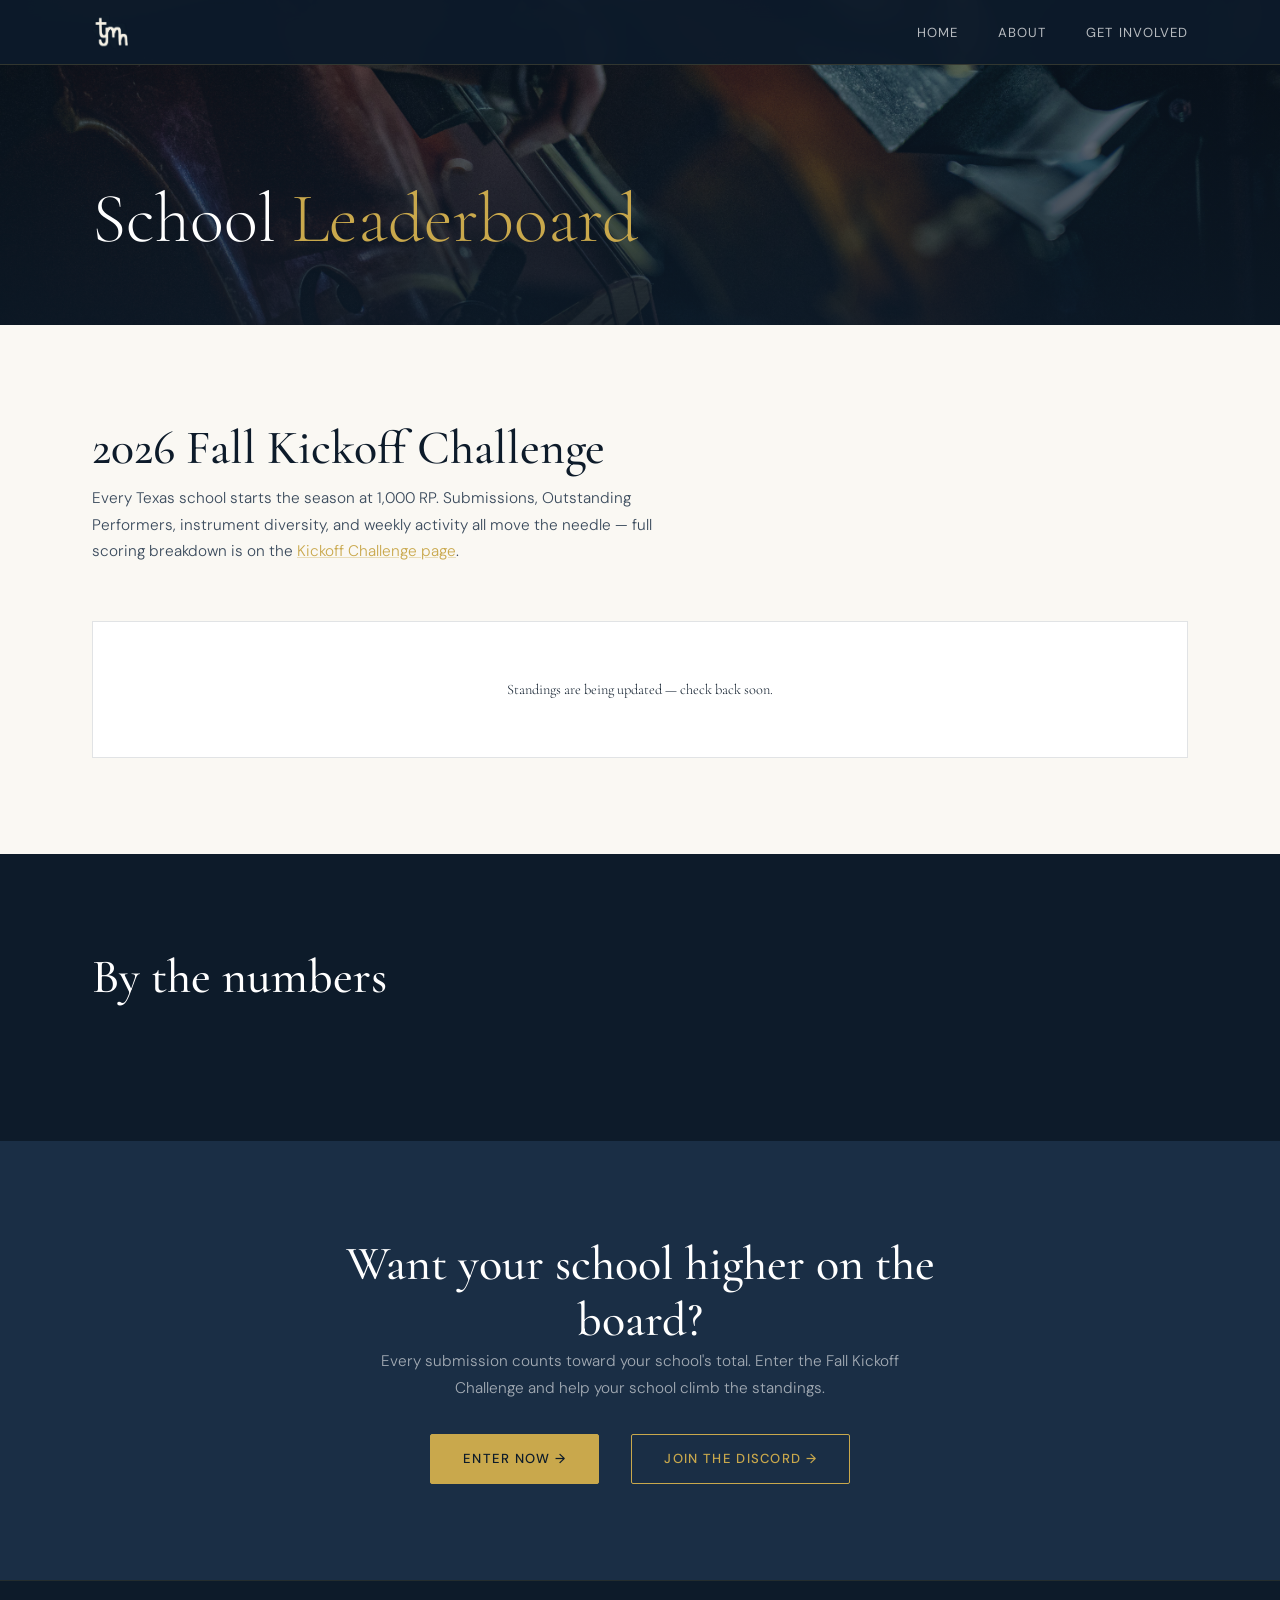
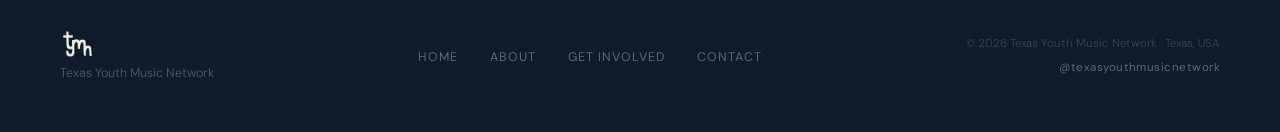
<file: leaderboard.html>
<!doctype html>
<html lang="en">
	<head>
		<meta charset="UTF-8" />
		<meta name="viewport" content="width=device-width, initial-scale=1.0" />
		<title>
			School Leaderboard — TYMN — Texas Youth Music Network
		</title>
		<meta name="description" content="Live school standings for the 2026 Fall Kickoff Challenge, TYMN's statewide music competition for Texas schools." />
		<link rel="icon" type="image/svg+xml" href="assets/favicon.svg" />
		<meta property="og:type" content="website" />
		<meta property="og:title" content="School Leaderboard — TYMN — Texas Youth Music Network" />
		<meta property="og:description" content="Live school standings for the 2026 Fall Kickoff Challenge, TYMN's statewide music competition for Texas schools." />
		<meta property="og:image" content="assets/orch1.jpg" />
		<meta name="twitter:card" content="summary_large_image" />
		<link rel="preconnect" href="https://fonts.googleapis.com" />
		<link rel="preconnect" href="https://fonts.gstatic.com" crossorigin />
		<link
			href="https://fonts.googleapis.com/css2?family=Cormorant+Garamond:ital,wght@0,300;0,400;0,500;0,600;1,300;1,400&family=DM+Sans:ital,opsz,wght@0,9..40,300;0,9..40,400;0,9..40,500;1,9..40,300&family=Oswald:wght@500;600;700&display=swap"
			rel="stylesheet"
		/>
		<link rel="stylesheet" href="style.css?v=8" />
	</head>

	<body>
		<div id="site-header"></div>

		<!-- ─────────── PAGE HEADER ─────────── -->
		<section class="page-header">
			<div class="section-inner">
				<h1 class="page-header-title">
					School <span>Leaderboard</span>
				</h1>
			</div>
		</section>

		<!-- ─────────── FULL LEADERBOARD ─────────── -->
		<section id="leaderboard-full">
			<div class="section-inner">
				<h2 class="section-title">2026 Fall Kickoff Challenge</h2>
				<p class="involved-intro">
					Every Texas school starts the season at 1,000 RP.
					Submissions, Outstanding Performers, instrument
					diversity, and weekly activity all move the needle —
					full scoring breakdown is on the
					<a href="kickoff.html#kickoff-timeline-section"
						>Kickoff Challenge page</a
					>.
				</p>

				<div class="leaderboard-list full" id="leaderboardFull"></div>
			</div>
		</section>

		<!-- ─────────── SUMMARY STATS ─────────── -->
		<section id="leaderboard-summary">
			<div class="section-inner">
				<h2 class="section-title light">By the numbers</h2>
				<div class="stat-grid" id="leaderboardSummary"></div>
			</div>
		</section>

		<!-- ─────────── ENTER CTA ─────────── -->
		<section id="enter">
			<div class="section-inner">
				<h2 class="section-title light center">
					Want your school higher on the board?
				</h2>
				<p class="volunteer-cta-text">
					Every submission counts toward your school's total.
					Enter the Fall Kickoff Challenge and help your school
					climb the standings.
				</p>
				<div class="cta-buttons">
					<a
						href="https://docs.google.com/forms/d/e/1FAIpQLSePm9b_--rPcoJzsrProMHlxIdxuVlpl-CW3gj6mzcshcsgrw/viewform?usp=dialog"
						target="_blank"
						class="btn-primary js-entry-link"
						>Enter Now →</a
					>
					<a
						href="https://discord.com/invite/cGeuXmus5p"
						target="_blank"
						class="btn-sec"
						>Join the Discord →</a
					>
				</div>
			</div>
		</section>

		<div id="site-footer"></div>

		<script src="include.js?v=8"></script>
		<script src="leaderboard.js?v=8"></script>
	</body>
</html>
</file>
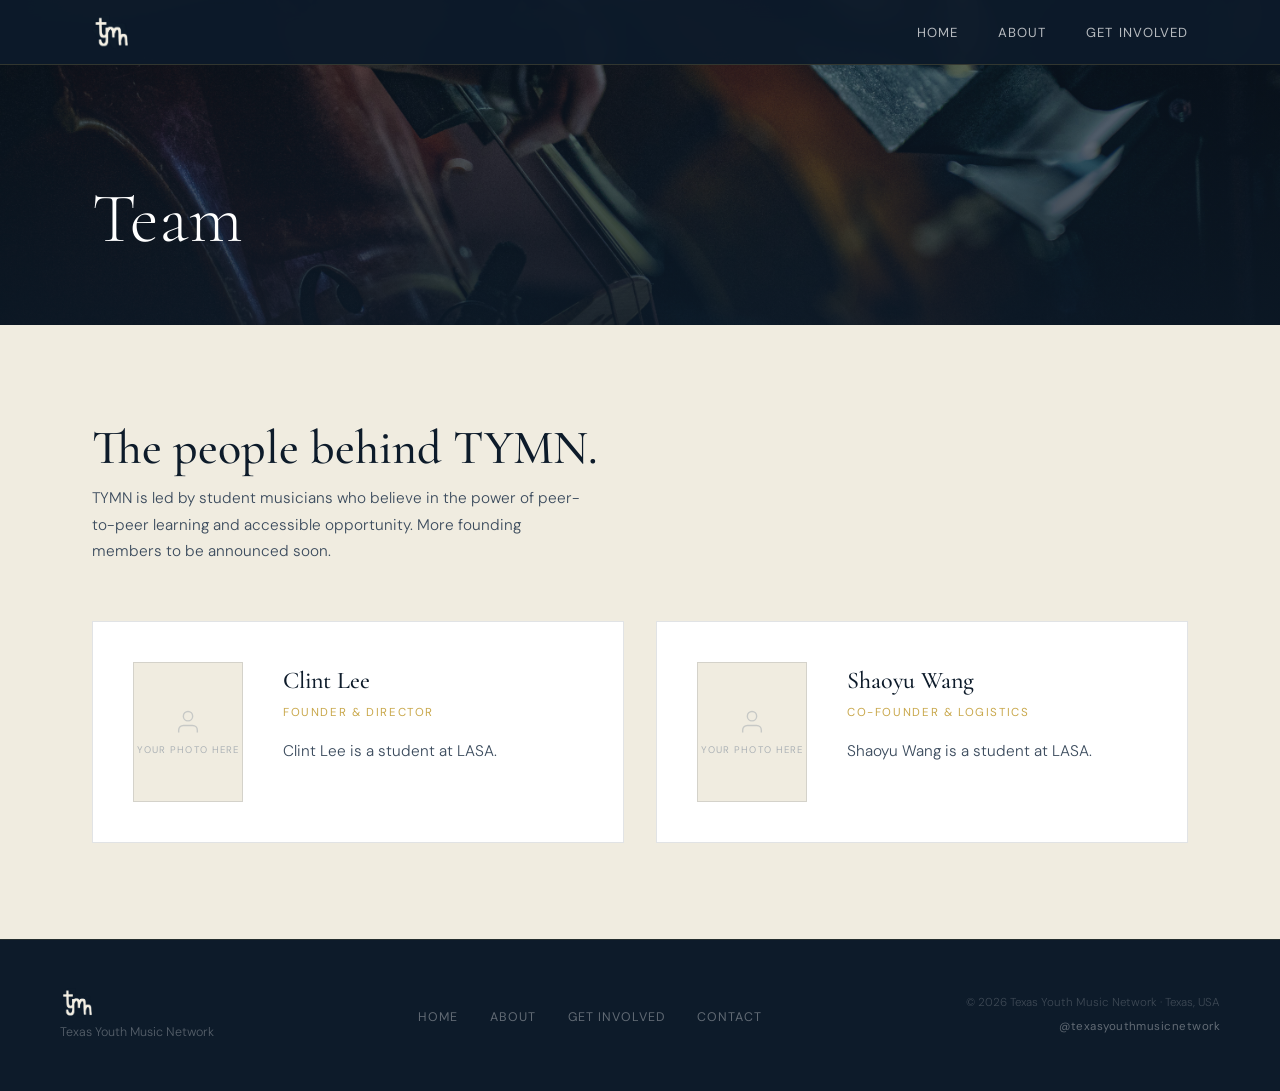
<file: team.html>
<!doctype html>
<html lang="en">
	<head>
		<meta charset="UTF-8" />
		<meta name="viewport" content="width=device-width, initial-scale=1.0" />
		<title>Team — TYMN — Texas Youth Music Network</title>
		<link rel="preconnect" href="https://fonts.googleapis.com" />
		<link rel="preconnect" href="https://fonts.gstatic.com" crossorigin />
		<link
			href="https://fonts.googleapis.com/css2?family=Cormorant+Garamond:ital,wght@0,300;0,400;0,500;0,600;1,300;1,400&family=DM+Sans:ital,opsz,wght@0,9..40,300;0,9..40,400;0,9..40,500;1,9..40,300&family=Oswald:wght@500;600;700&display=swap"
			rel="stylesheet"
		/>
		<link rel="stylesheet" href="style.css?v=1" />
	</head>

	<body>
		<div id="site-header"></div>

		<!-- ─────────── PAGE HEADER ─────────── -->
		<section class="page-header">
			<div class="section-inner">
				<h1 class="page-header-title">Team</h1>
			</div>
		</section>

		<!-- ─────────── TEAM ─────────── -->
		<section id="team">
			<div class="section-inner">
				<h2 class="section-title">The people behind TYMN.</h2>

				<!-- ★ NOTE: Team section is intentionally minimal at this stage.
         As the organization grows, you can add more cards in the same format.
         No pressure to expand this until you have real members to feature. -->
				<p class="team-intro">
					TYMN is led by student musicians who believe in the power
					of peer-to-peer learning and accessible opportunity. More
					founding members to be announced soon.
				</p>

				<div class="team-grid">
					<div class="team-card">
						<div class="team-photo-block">
							<!-- ★ IMAGE PLACEHOLDER: Replace with your headshot.
             Recommended: professional or clean casual photo, square or portrait crop.
             Something that conveys credibility without being stiff. -->
							<div class="team-photo">
								<svg
									viewBox="0 0 24 24"
									width="28"
									height="28"
									fill="none"
									stroke="currentColor"
									stroke-width="1.2"
									opacity="0.3"
								>
									<path
										d="M20 21v-2a4 4 0 0 0-4-4H8a4 4 0 0 0-4 4v2"
									/>
									<circle cx="12" cy="7" r="4" />
								</svg>
								<span
									style="
										font-size: 0.6rem;
										text-align: center;
										opacity: 0.5;
										line-height: 1.3;
									"
									>Your photo here</span
								>
							</div>
						</div>

						<div class="team-info">
							<!-- ★ PLACEHOLDER: Replace with your name -->
							<h3 class="team-name">Clint Lee</h3>
							<!-- ★ PLACEHOLDER: Replace with your role/title in TYMN -->
							<div class="team-role">Founder &amp; Director</div>
							<!-- ★ PLACEHOLDER: Replace this Lorem Ipsum with your actual bio.
             Recommended: 3–5 sentences. Focus on your music background,
             instrument, years of experience, any notable ensembles/competitions,
             and why you started TYMN. Keep it warm and specific, not generic. -->
							<p class="team-bio">
								Clint Lee is a student at LASA.
							</p>
						</div>
					</div>
					<div class="team-card">
						<div class="team-photo-block">
							<!-- ★ IMAGE PLACEHOLDER: Replace with your headshot.
             Recommended: professional or clean casual photo, square or portrait crop.
             Something that conveys credibility without being stiff. -->
							<div class="team-photo">
								<svg
									viewBox="0 0 24 24"
									width="28"
									height="28"
									fill="none"
									stroke="currentColor"
									stroke-width="1.2"
									opacity="0.3"
								>
									<path
										d="M20 21v-2a4 4 0 0 0-4-4H8a4 4 0 0 0-4 4v2"
									/>
									<circle cx="12" cy="7" r="4" />
								</svg>
								<span
									style="
										font-size: 0.6rem;
										text-align: center;
										opacity: 0.5;
										line-height: 1.3;
									"
									>Your photo here</span
								>
							</div>
						</div>

						<div class="team-info">
							<!-- ★ PLACEHOLDER: Replace with your name -->
							<h3 class="team-name">Shaoyu Wang</h3>
							<!-- ★ PLACEHOLDER: Replace with your role/title in TYMN -->
							<div class="team-role">
								Co-Founder &amp; Logistics
							</div>
							<!-- ★ PLACEHOLDER: Replace this Lorem Ipsum with your actual bio.
             Recommended: 3–5 sentences. Focus on your music background,
             instrument, years of experience, any notable ensembles/competitions,
             and why you started TYMN. Keep it warm and specific, not generic. -->
							<p class="team-bio">
								Shaoyu Wang is a student at LASA.
							</p>
						</div>
					</div>
				</div>
			</div>
		</section>

		<div id="site-footer"></div>

		<script src="include.js?v=1"></script>
	</body>
</html>
</file>
<file: style.css>
*,
*::before,
*::after {
	box-sizing: border-box;
	margin: 0;
	padding: 0;
}

:root {
	--navy: #0d1b2a;
	--navy-mid: #1a2e45;
	--navy-light: #243d57;
	--gold: #c9a84c;
	--gold-light: #e8c97a;
	--gold-pale: #f5e9c8;
	--cream: #faf8f3;
	--cream-dark: #f0ece0;
	--white: #ffffff;
	--text-dark: #0d1b2a;
	--text-mid: #3a4a5c;
	--text-muted: #6b7a8d;
	--text-light: #9aaabb;
	--border: rgba(13, 27, 42, 0.12);
	--border-gold: rgba(201, 168, 76, 0.35);
	--rank-up: #3f8f5f;
	--rank-down: #b2452f;
	--font-score: "Oswald", "DM Sans", sans-serif;
	--body-copy-size: 0.96rem;
	--body-copy-line: 1.75;
}

html {
	scroll-behavior: smooth;
}

/* Inline text links inside prose (not buttons, which have their own classes) */
p a {
	color: var(--gold);
	text-decoration-color: var(--border-gold);
}

p a:hover {
	color: var(--gold-light);
}

body {
	font-family: "DM Sans", sans-serif;
	background: var(--cream);
	color: var(--text-dark);
	line-height: 1.6;
	overflow-x: hidden;
}

/* ─── NAV ─── */
nav {
	position: fixed;
	top: 0;
	left: 0;
	right: 0;
	z-index: 100;
	background: rgba(13, 27, 42, 0.96);
	backdrop-filter: blur(12px);
	border-bottom: 1px solid rgba(201, 168, 76, 0.2);
}

.nav-inner {
	max-width: 1160px;
	margin: 0 auto;
	padding: 0 2rem;
	height: 64px;
	display: flex;
	align-items: center;
	justify-content: space-between;
}

.nav-logo {
	display: flex;
	align-items: center;
	text-decoration: none;
}

.nav-logo img {
	height: 34px;
	width: auto;
	display: block;
}

.nav-right {
	display: flex;
	align-items: center;
	gap: 1.75rem;
}

.nav-toggle {
	display: none;
	width: 40px;
	height: 40px;
	border: 1px solid rgba(201, 168, 76, 0.4);
	background: transparent;
	border-radius: 2px;
	padding: 0.6rem 0.5rem;
	cursor: pointer;
	gap: 0.25rem;
	flex-direction: column;
	justify-content: center;
	align-items: stretch;
	transition: background 0.2s;
}

.nav-toggle:hover {
	background: rgba(201, 168, 76, 0.1);
}

.nav-toggle span {
	display: block;
	height: 2px;
	background: var(--gold-light);
	transition: transform 0.2s;
}

.nav-mobile-panel {
	display: none;
}

.nav-links {
	display: flex;
	gap: 2.5rem;
	list-style: none;
	align-items: center;
}

.nav-socials {
	display: flex;
	align-items: center;
	gap: 1rem;
}

.nav-social {
	display: flex;
	align-items: center;
	opacity: 0.85;
	transition:
		opacity 0.2s,
		transform 0.2s;
}

.nav-social:hover {
	opacity: 1;
	transform: scale(1.08);
}

.nav-social-icon {
	width: 20px;
	height: 20px;
	display: block;
}

.nav-links a {
	color: rgba(255, 255, 255, 0.7);
	text-decoration: none;
	font-size: 0.82rem;
	font-weight: 400;
	letter-spacing: 0.08em;
	text-transform: uppercase;
	transition: color 0.2s;
}

.nav-links a:hover {
	color: var(--gold-light);
}

.nav-links a.active {
	color: var(--gold-light);
}

.nav-cta {
	background: transparent;
	border: 1px solid var(--gold);
	color: var(--gold) !important;
	padding: 0.5rem 1.25rem;
	border-radius: 2px;
	font-size: 0.78rem !important;
	letter-spacing: 0.1em !important;
	text-transform: uppercase;
	transition:
		background 0.2s,
		color 0.2s !important;
}

.nav-cta:hover {
	background: var(--gold) !important;
	color: var(--navy) !important;
}

.nav-dropdown {
	position: relative;
}

.nav-dropdown-menu {
	position: absolute;
	top: 100%;
	right: 0;
	margin-top: 0.65rem;
	min-width: 200px;
	list-style: none;
	background: var(--navy);
	border: 1px solid rgba(201, 168, 76, 0.25);
	padding: 0.4rem 0;
	opacity: 0;
	visibility: hidden;
	transform: translateY(-6px);
	transition:
		opacity 0.18s,
		transform 0.18s,
		visibility 0.18s;
	z-index: 200;
}

.nav-dropdown:hover .nav-dropdown-menu,
.nav-dropdown:focus-within .nav-dropdown-menu {
	opacity: 1;
	visibility: visible;
	transform: translateY(0);
}

.nav-dropdown-menu a {
	display: block;
	padding: 0.65rem 1.15rem;
	font-size: 0.76rem !important;
	font-weight: 400;
	letter-spacing: 0.06em !important;
	text-transform: uppercase;
	color: rgba(255, 255, 255, 0.75);
	text-decoration: none;
	white-space: nowrap;
}

.nav-dropdown-menu a:hover {
	color: var(--gold-light);
	background: rgba(201, 168, 76, 0.08);
}

/* ─── PAGE HEADER (non-Home pages) ─── */
.page-header {
	position: relative;
	background-image: url("assets/orch1.jpg");
	background-size: cover;
	background-position: center;
	padding-top: 100px;
	padding-bottom: 12px;
}

.page-header::before {
	content: "";
	position: absolute;
	inset: 0;
	background: linear-gradient(
		180deg,
		rgba(13, 27, 42, 0.55) 0%,
		rgba(13, 27, 42, 0.85) 100%
	);
}

.page-header .section-inner {
	position: relative;
	z-index: 2;
	padding: 5rem 2rem 3.5rem;
}

.section-inner.about {
	padding: 4rem 2rem;
}

.page-header-title {
	font-family: "Cormorant Garamond", serif;
	font-size: clamp(2.75rem, 5.5vw, 4.5rem);
	font-weight: 300;
	color: var(--white);
	line-height: 1.1;
}

.page-header-title span {
	color: var(--gold);
}

/* Poster variant of the page header: used on the Kickoff and Leaderboard
   pages, where the event poster supplies the banner instead of the stock
   orchestra photo. The poster is a tall, text-heavy portrait flyer, so a
   wide banner can only ever show a horizontal band of it — and any band
   with the poster's own lettering in it collides with the page title
   sitting on top. Blurring it keeps the poster's navy-and-gold palette
   and doodle shapes as banner texture while the title stays legible.
   ::before carries the blurred art, ::after the darkening gradient. */
.page-header.has-poster {
	background-image: none;
	background-color: var(--navy);
	min-height: 320px;
	display: flex;
	align-items: center;
	overflow: hidden;
}

.page-header.has-poster::before {
	background-image: url("assets/TYMNposter.jpg");
	background-size: cover;
	background-position: center 22%;
	filter: blur(22px) brightness(0.6) saturate(1.25);
	/* scaled up so the blur doesn't feather in from the banner edges */
	transform: scale(1.18);
}

.page-header.has-poster::after {
	content: "";
	position: absolute;
	inset: 0;
	z-index: 1;
	background: linear-gradient(
		180deg,
		rgba(13, 27, 42, 0.3) 0%,
		rgba(13, 27, 42, 0.72) 100%
	);
}

.page-header.has-poster .section-inner {
	width: 100%;
}

/* ─── HERO ─── */
#hero {
	background: var(--navy);
	padding-top: 64px;
}

.hero-carousel {
	position: relative;
	height: 440px;
	overflow: hidden;
}

.hero-track {
	display: flex;
	height: 100%;
	transition: transform 0.6s cubic-bezier(0.65, 0, 0.35, 1);
}

.hero-slide {
	position: relative;
	flex: 0 0 100%;
	width: 100%;
	background-size: cover;
	background-position: center;
	display: flex;
	align-items: flex-end;
}

.hero-slide::before {
	content: "";
	position: absolute;
	inset: 0;
	background: linear-gradient(
		180deg,
		rgba(13, 27, 42, 0.35) 0%,
		rgba(13, 27, 42, 0.88) 100%
	);
}

.hero-slide-kicker {
	position: absolute;
	top: 1.5rem;
	left: 0;
	right: 0;
	z-index: 2;
	max-width: 1160px;
	margin: 0 auto;
	padding: 0 2rem;
	font-size: 0.8rem;
	font-weight: 500;
	letter-spacing: 0.12em;
	text-transform: uppercase;
	color: var(--cream-dark);
}

.hero-slide-kicker span {
	color: var(--gold-light);
}

.hero-slide-content {
	position: relative;
	z-index: 2;
	max-width: 1160px;
	margin: 0 auto;
	padding: 0 2rem 3rem;
	width: 100%;
}

.hero-slide-title {
	font-family: "Cormorant Garamond", serif;
	font-size: clamp(1.8rem, 4vw, 2.75rem);
	font-weight: 500;
	color: var(--white);
	margin-bottom: 0.5rem;
}

.hero-slide-desc {
	font-size: 1.1rem;
	font-weight: 300;
	color: rgba(255, 255, 255, 0.75);
	max-width: 750px;
	line-height: 1.6;
}

.hero-arrow {
	position: absolute;
	top: 50%;
	transform: translateY(-50%);
	z-index: 3;
	width: 40px;
	height: 40px;
	border-radius: 50%;
	border: 1px solid rgba(255, 255, 255, 0.3);
	background: rgba(13, 27, 42, 0.4);
	color: var(--white);
	font-size: 1.3rem;
	line-height: 1;
	cursor: pointer;
	display: flex;
	align-items: center;
	justify-content: center;
	transition:
		border-color 0.2s,
		background 0.2s;
}

.hero-arrow:hover {
	border-color: var(--gold);
	background: rgba(13, 27, 42, 0.65);
}

.hero-arrow.prev {
	left: 1.25rem;
}

.hero-arrow.next {
	right: 1.25rem;
}

.hero-dots {
	position: absolute;
	bottom: 1.25rem;
	left: 50%;
	transform: translateX(-50%);
	z-index: 3;
	display: flex;
	gap: 0.6rem;
}

.hero-dot {
	width: 8px;
	height: 8px;
	border-radius: 50%;
	background: rgba(255, 255, 255, 0.35);
	border: none;
	padding: 0;
	cursor: pointer;
	transition:
		background 0.2s,
		transform 0.2s;
}

.hero-dot.active {
	background: var(--gold);
	transform: scale(1.3);
}

.btn-primary {
	background: var(--gold);
	border: 1px solid var(--gold);
	color: var(--navy);
	padding: 0.85rem 2rem;
	border-radius: 2px;
	font-size: 0.82rem;
	font-weight: 500;
	letter-spacing: 0.1em;
	text-transform: uppercase;
	text-decoration: none;
	transition: background 0.2s;
	cursor: pointer;
	display: inline-block;
}

.btn-primary:hover {
	background: var(--gold-light);
}

.btn-primary.is-disabled {
	background: rgba(201, 168, 76, 0.3);
	border-color: rgba(201, 168, 76, 0.3);
	color: rgba(13, 27, 42, 0.55);
	cursor: not-allowed;
	pointer-events: none;
}

.btn-sec {
	padding: 0.85rem 2rem;
	border: 1px solid var(--gold);
	color: var(--gold);
	border-radius: 2px;
	font-size: 0.82rem;
	font-weight: 500;
	letter-spacing: 0.1em;
	text-transform: uppercase;
	text-decoration: none;
	transition: background 0.2s;
	cursor: pointer;
	display: inline-block;
}

.btn-sec:hover {
	background: var(--gold-light);
	color: var(--navy);
}

.hero-slide-btn {
	margin-top: 1.5rem;
	background: transparent;
	border: 1px solid var(--gold-light);
	color: var(--gold-light);
}

.hero-slide-btn:hover {
	background: var(--gold-light);
	color: var(--navy);
}

/* ─── SECTION BASICS ─── */
section {
	position: relative;
}

.section-inner {
	max-width: 1160px;
	margin: 0 auto;
	padding: 6rem 2rem;
}

.section-label {
	font-size: 0.7rem;
	font-weight: 400;
	letter-spacing: 0.22em;
	text-transform: uppercase;
	color: var(--gold);
	margin-bottom: 1.25rem;
	display: flex;
	align-items: center;
	gap: 0.6rem;
}

.section-label::before {
	content: "";
	display: inline-block;
	width: 24px;
	height: 1px;
	background: var(--gold);
}

.section-title {
	font-family: "Cormorant Garamond", serif;
	font-size: clamp(2rem, 4vw, 3rem);
	font-weight: 500;
	line-height: 1.15;
	color: var(--navy);
	max-width: 640px;
}

.section-title.light {
	color: var(--white);
}

.section-title.center {
	margin-left: auto;
	margin-right: auto;
	text-align: center;
}

/* ─── STATUS BANNER ─── */
#status {
	background: var(--navy);
	padding: 2rem;
}

.status-banner {
	max-width: 1160px;
	margin: 0 auto;
	display: flex;
	align-items: center;
	gap: 1.5rem;
	flex-wrap: wrap;
}

.status-pill {
	background: rgba(201, 168, 76, 0.15);
	border: 1px solid rgba(201, 168, 76, 0.4);
	color: var(--gold-light);
	font-size: 0.72rem;
	font-weight: 500;
	letter-spacing: 0.12em;
	text-transform: uppercase;
	padding: 0.4rem 1rem;
	border-radius: 2px;
	white-space: nowrap;
	flex-shrink: 0;
}

.status-text {
	color: rgba(255, 255, 255, 0.55);
	font-size: 0.88rem;
	font-weight: 300;
	line-height: 1.5;
}

.status-text strong {
	color: rgba(255, 255, 255, 0.85);
	font-weight: 400;
}

/* ─── ABOUT ─── */
#about-us {
	background: var(--cream);
}

.about-grid {
	display: grid;
	gap: 4rem;
	align-items: center;
	margin-top: 2.5rem;
}

#about-us .about-body {
	max-width: 640px;
}

#mission .about-grid {
	grid-template-columns: 280px 1fr;
}

#kickoff-overview .about-grid,
#about-us .about-grid,
#intro .about-grid {
	grid-template-columns: 1fr 280px;
}

.about-emblem {
	aspect-ratio: 1 / 1;
	width: 100%;
	display: flex;
	align-items: center;
	justify-content: center;
	background: var(--white);
	border: 1px solid var(--border);
	border-top: 3px solid var(--gold);
	padding: 2.5rem;
}

.about-emblem img {
	width: 100%;
	height: 100%;
	object-fit: contain;
}

.about-media {
	aspect-ratio: 4 / 5;
	width: 100%;
}

.join-card {
	background: var(--white);
	border: 1px solid var(--border);
	border-top: 3px solid var(--gold);
	padding: 2.25rem 1.75rem;
	display: flex;
	flex-direction: column;
	align-items: center;
	gap: 0.5rem;
	text-align: center;
}

.join-card-label {
	font-size: 0.68rem;
	font-weight: 500;
	letter-spacing: 0.16em;
	text-transform: uppercase;
	color: var(--gold);
}

.join-card-date {
	font-family: "Cormorant Garamond", serif;
	font-size: 1.6rem;
	font-weight: 500;
	color: var(--navy);
	line-height: 1.25;
	margin-bottom: 0.75rem;
}

.join-card .btn-primary {
	width: 100%;
}

.about-body {
	max-width: 600px;
}

.about-body p {
	font-size: var(--body-copy-size);
	color: var(--text-mid);
	line-height: var(--body-copy-line);
	margin-bottom: 1.25rem;
	font-weight: 300;
}

.about-body p strong {
	font-weight: 600;
}

.about-body p:first-of-type {
	font-size: var(--body-copy-size);
	font-family: "DM Sans", sans-serif;
	font-weight: 500;
	color: var(--navy);
	line-height: var(--body-copy-line);
}

/* ─── MISSION ─── */
#mission {
	background: var(--cream-dark);
}

.mission-text {
	max-width: 480px;
}

.mission-statement {
	font-family: "Cormorant Garamond", serif;
	font-size: clamp(1.4rem, 2.5vw, 1.75rem);
	font-style: italic;
	font-weight: 400;
	color: var(--navy);
	line-height: 1.5;
	margin-top: 1.5rem;
	margin-bottom: 1rem;
}

.mission-sub {
	font-size: var(--body-copy-size);
	font-weight: 300;
	color: var(--text-mid);
	line-height: var(--body-copy-line);
}

/* ─── FOCUS ─── */
#focus {
	background: var(--navy);
}

.focus-grid {
	margin-top: 2.5rem;
	display: grid;
	grid-template-columns: 1fr 1fr;
	gap: 1.5px;
	background: rgba(201, 168, 76, 0.15);
}

.focus-item {
	background: var(--navy);
	padding: 2.5rem;
	display: flex;
	flex-direction: column;
	gap: 0.6rem;
}

.focus-item-label {
	font-size: 0.75rem;
	font-weight: 500;
	letter-spacing: 0.14em;
	text-transform: uppercase;
	color: var(--gold);
}

.focus-item-desc {
	font-size: var(--body-copy-size);
	color: rgba(255, 255, 255, 0.6);
	font-weight: 300;
	line-height: var(--body-copy-line);
}

/* ─── HOME: INTRO ─── */
#intro {
	background: var(--cream);
}

.intro-text {
	margin-top: 1.5rem;
	max-width: 640px;
	font-size: var(--body-copy-size);
	color: var(--text-mid);
	font-weight: 400;
	line-height: var(--body-copy-line);
	margin-bottom: 2rem;
}

.intro-text span {
	color: var(--gold);
	font-weight: 500;
}

.intro-text strong {
	font-weight: 500;
	letter-spacing: 0.1px;
}

/* ─── HOME: GALLERY ─── */
#gallery {
	background: var(--cream-dark);
}

.gallery-grid {
	display: grid;
	grid-template-columns: repeat(4, 1fr);
	gap: 1.25rem;
	margin-top: 3rem;
}

.gallery-grid > * {
	aspect-ratio: 1;
}

.gallery-img {
	width: 100%;
	height: 100%;
	object-fit: cover;
}

/* ─── HOME: VOLUNTEER CTA ─── */
#volunteer-cta {
	background: var(--navy-mid);
	text-align: center;
}

.volunteer-cta-text {
	max-width: 560px;
	margin: 0 auto 2rem;
	color: rgba(255, 255, 255, 0.6);
	font-size: var(--body-copy-size);
	font-weight: 300;
	line-height: var(--body-copy-line);
}

/* ─── PROGRAMS ─── */
#programs {
	background: var(--navy-mid);
	overflow: hidden;
}

.programs-header {
	display: flex;
	justify-content: space-between;
	align-items: flex-end;
	margin-bottom: 4rem;
	gap: 2rem;
	flex-wrap: wrap;
}

.programs-intro {
	color: rgba(255, 255, 255, 0.5);
	font-size: var(--body-copy-size);
	font-weight: 300;
	max-width: 360px;
	line-height: var(--body-copy-line);
}

.programs-grid {
	display: flex;
	flex-direction: column;
	gap: 1.5px;
	background: rgba(201, 168, 76, 0.15);
}

.program-anchor {
	color: inherit;
	text-decoration: none;
}

.program-card {
	background: var(--navy-mid);
	padding: 2rem 2.5rem;
	display: flex;
	align-items: center;
	gap: 2.5rem;
	transition: background 0.3s;
}

.program-anchor:hover .program-card {
	background: var(--navy);
}

.program-date {
	display: flex;
	flex-direction: column;
	align-items: flex-start;
	gap: 0.3rem;
	flex: 0 0 auto;
	width: 110px;
}

.program-date-label {
	font-size: 0.62rem;
	font-weight: 500;
	letter-spacing: 0.14em;
	text-transform: uppercase;
	color: rgba(201, 168, 76, 0.55);
}

.program-date-value {
	font-family: "Cormorant Garamond", serif;
	font-size: 1.7rem;
	font-weight: 500;
	color: var(--gold-light);
	line-height: 1.15;
}

.program-poster {
	flex: 0 0 auto;
	width: 104px;
	height: auto;
	display: block;
	border: 1px solid var(--border-gold);
	border-radius: 3px;
}

.program-card-body {
	flex: 1 1 320px;
	min-width: 0;
}

.program-card-heading {
	display: flex;
	align-items: center;
	justify-content: space-between;
	gap: 1rem;
	margin-bottom: 0.6rem;
}

.program-title {
	font-family: "Cormorant Garamond", serif;
	font-size: 1.6rem;
	font-weight: 500;
	color: var(--white);
	line-height: 1.3;
}

.program-desc {
	font-size: var(--body-copy-size);
	color: rgba(255, 255, 255, 0.5);
	line-height: var(--body-copy-line);
	font-weight: 300;
}

.program-more {
	flex: 0 0 auto;
	display: inline-block;
	font-size: 0.75rem;
	font-weight: 500;
	letter-spacing: 0.1em;
	text-transform: uppercase;
	color: var(--gold);
	text-decoration: none;
	border-bottom: 1px solid var(--gold);
	padding-bottom: 0.15rem;
	white-space: nowrap;
	transition:
		color 0.2s,
		border-color 0.2s;
}

.program-more:hover {
	color: var(--gold-light);
	border-color: var(--gold-light);
}

.program-tag {
	font-size: 0.7rem;
	font-weight: 500;
	letter-spacing: 0.12em;
	text-transform: uppercase;
	color: var(--gold);
	border: 1px solid rgba(201, 168, 76, 0.3);
	padding: 0.25rem 0.65rem;
	border-radius: 2px;
	white-space: nowrap;
}

.program-tag.future {
	color: rgba(255, 255, 255, 0.3);
	border-color: rgba(255, 255, 255, 0.12);
}

/* ─── MAILING LIST ─── */
#mailing-list {
	background: var(--cream-dark);
}

.mailing-list-card {
	background: var(--white);
	border: 1px solid var(--border);
	border-top: 3px solid var(--gold);
	padding: 3.5rem;
	display: grid;
	grid-template-columns: 340px 1fr;
	gap: 3rem;
	align-items: center;
}

.mailing-list-text {
	margin-top: 1rem;
	font-size: var(--body-copy-size);
	color: var(--text-mid);
	font-weight: 300;
	line-height: var(--body-copy-line);
}

.mailing-list-form {
	display: flex;
	flex-direction: column;
	gap: 1.5rem;
}

.form-row {
	display: grid;
	grid-template-columns: repeat(2, 1fr);
	gap: 1.25rem;
}

.form-field {
	display: flex;
	flex-direction: column;
	gap: 0.5rem;
}

.form-field label {
	font-size: 0.68rem;
	font-weight: 500;
	letter-spacing: 0.12em;
	text-transform: uppercase;
	color: var(--text-muted);
}

.required-mark {
	color: var(--rank-down);
}

.form-field input {
	font-family: "DM Sans", sans-serif;
	font-size: 0.92rem;
	color: var(--text-dark);
	background: var(--cream);
	border: 1px solid var(--border);
	border-radius: 2px;
	padding: 0.75rem 0.9rem;
	transition: border-color 0.2s;
}

.form-field input:focus {
	outline: none;
	border-color: var(--gold);
}

.mailing-list-form-footer {
	display: flex;
	align-items: center;
	gap: 1.5rem;
}

.mailing-list-status {
	font-size: 0.85rem;
	color: var(--gold);
	font-weight: 500;
}

.mailing-list-frame {
	display: none;
}

/* ─── GET INVOLVED ─── */
#involved {
	background: var(--cream);
}

/* ─── STEPS (numbered) ─── */
#how-it-works {
	background: var(--cream);
}

.steps-grid {
	display: flex;
	align-items: flex-start;
	justify-content: center;
	gap: 0.5rem;
	margin-top: 3rem;
	text-align: center;
}

.step {
	flex: 1 1 220px;
	max-width: 260px;
}

.step-arrow {
	flex: 0 0 auto;
	width: 64px;
	margin-top: 32px;
}

.step-arrow svg {
	width: 100%;
	height: 20px;
	display: block;
}

.step-circle {
	width: 84px;
	height: 84px;
	border-radius: 50%;
	background: var(--gold);
	color: var(--navy);
	font-family: "Cormorant Garamond", serif;
	font-size: 2.1rem;
	font-weight: 600;
	display: flex;
	align-items: center;
	justify-content: center;
	margin: 0 auto 1.5rem;
}

.step-title {
	font-family: "Cormorant Garamond", serif;
	font-size: 1.3rem;
	font-weight: 500;
	color: var(--navy);
	margin-bottom: 0.75rem;
}

.step-desc {
	font-size: var(--body-copy-size);
	color: var(--text-mid);
	font-weight: 300;
	line-height: var(--body-copy-line);
	max-width: 260px;
	margin: 0 auto;
}

/* ─── KICKOFF CHALLENGE ─── */
#kickoff-overview {
	background: var(--cream);
}

#kickoff-timeline-section {
	background: var(--cream-dark);
}

#kickoff-judging {
	background: var(--navy);
}

.focus-grid.cols-3 {
	grid-template-columns: repeat(3, 1fr);
}

.judging-intro {
	margin-top: 0.5rem;
	margin-bottom: 2.5rem;
	color: rgba(255, 255, 255, 0.6);
	font-size: var(--body-copy-size);
	font-weight: 300;
	max-width: 640px;
	line-height: var(--body-copy-line);
}

.judging-note {
	margin-top: 2.5rem;
	padding-top: 1.75rem;
	border-top: 1px solid rgba(201, 168, 76, 0.25);
	font-size: 1.2rem;
	font-weight: 400;
	color: var(--gold-light);
	max-width: 640px;
}

#awards {
	background: var(--cream-dark);
}

.awards-grid {
	display: grid;
	grid-template-columns: repeat(2, 1fr);
	gap: 2rem;
	margin-top: 2.5rem;
}

.awards-grid .involved-bullets {
	margin-bottom: 0;
}

/* Stat grid: reusable label/value/desc cards (leaderboard points, key dates, etc.) */
.stat-grid {
	display: grid;
	grid-template-columns: repeat(auto-fit, minmax(200px, 1fr));
	gap: 1.5px;
	background: var(--border);
	margin-top: 2.5rem;
}

.stat-item {
	background: var(--white);
	padding: 2rem;
	display: flex;
	flex-direction: column;
	gap: 0.4rem;
}

.stat-label {
	font-size: 0.68rem;
	font-weight: 500;
	letter-spacing: 0.14em;
	text-transform: uppercase;
	color: var(--gold);
}

.stat-value {
	font-family: var(--font-score);
	font-size: 1.6rem;
	font-weight: 600;
	color: var(--navy);
	font-variant-numeric: tabular-nums;
}

.stat-desc {
	font-size: var(--body-copy-size);
	color: var(--text-mid);
	font-weight: 300;
	line-height: var(--body-copy-line);
}

/* ─── ENTER CTA ─── */
#enter {
	background: var(--navy-mid);
	text-align: center;
}

.cta-buttons {
	display: flex;
	justify-content: center;
	flex-wrap: wrap;
	gap: 2rem;
}

.involved-intro {
	margin-top: 0.5rem;
	margin-bottom: 3.5rem;
	font-size: var(--body-copy-size);
	color: var(--text-mid);
	max-width: 600px;
	font-weight: 300;
	line-height: var(--body-copy-line);
}

.involved-grid {
	display: grid;
	grid-template-columns: repeat(auto-fit, minmax(220px, 1fr));
	gap: 2rem;
}

.involved-card {
	background: var(--white);
	border: 1px solid var(--border);
	padding: 2.5rem 2rem;
	position: relative;
}

.involved-icon {
	width: 36px;
	height: 36px;
	margin-bottom: 1.5rem;
	color: var(--gold);
}

.involved-card-title {
	font-family: "Cormorant Garamond", serif;
	font-size: 1.3rem;
	font-weight: 500;
	color: var(--navy);
	margin-bottom: 0.75rem;
}

.involved-card-desc {
	font-size: var(--body-copy-size);
	color: var(--text-mid);
	font-weight: 300;
	line-height: var(--body-copy-line);
	margin-bottom: 1.75rem;
}

.social-rows {
	display: flex;
	flex-direction: column;
	gap: 1rem;
}

.social-row {
	display: flex;
	align-items: center;
	gap: 0.85rem;
	color: var(--navy);
	text-decoration: none;
	transition: color 0.2s;
}

.social-row:hover {
	color: var(--gold);
}

.social-row-icon {
	width: 22px;
	height: 22px;
	flex-shrink: 0;
	color: var(--gold);
}

.social-row span {
	font-size: 0.85rem;
	font-weight: 500;
	letter-spacing: 0.02em;
	overflow-wrap: anywhere;
}

.involved-bullets {
	list-style: none;
	display: flex;
	flex-direction: column;
	gap: 0.5rem;
	margin-bottom: 2rem;
}

.involved-bullets li {
	font-size: 0.82rem;
	color: var(--text-mid);
	display: flex;
	gap: 0.5rem;
	align-items: flex-start;
	font-weight: 300;
}

.involved-bullets li::before {
	content: "–";
	color: var(--gold);
	flex-shrink: 0;
}

.inv-card-btn {
	display: inline-block;
	font-size: 0.75rem;
	font-weight: 500;
	letter-spacing: 0.1em;
	color: var(--navy);
	text-decoration: none;
	border-bottom: 1px solid var(--gold);
	padding-bottom: 0.15rem;
	transition: color 0.2s;
	overflow-wrap: anywhere;
}

.card-btn {
	display: inline-block;
	font-size: 0.75rem;
	font-weight: 500;
	letter-spacing: 0.1em;
	text-transform: uppercase;
	color: var(--navy);
	text-decoration: none;
	border-bottom: 1px solid var(--gold);
	padding-bottom: 0.15rem;
	transition: color 0.2s;
	overflow-wrap: anywhere;
}

.card-btn:hover,
.inv-card-btn:hover {
	color: var(--gold);
	border-color: var(--gold);
}

/* ─── CONTACT / JOIN ─── */
#contact {
	background: var(--cream);
}

/* ─── GET INVOLVED: WHY REACH OUT ─── */
#involved-facts {
	background: var(--navy);
}

#involved-facts .section-inner {
	padding: 3.5rem 2rem;
	text-align: center;
}

.involved-footlinks-label {
	justify-content: center;
	margin-bottom: 1rem;
}

.involved-footlinks-buttons {
	display: flex;
	flex-wrap: wrap;
	justify-content: center;
	gap: 1rem;
}

/* ─── TEAM ─── */
#team {
	background: var(--cream-dark);
}

.team-intro {
	margin-top: 0.5rem;
	font-size: var(--body-copy-size);
	color: var(--text-mid);
	font-weight: 300;
	max-width: 500px;
	line-height: var(--body-copy-line);
	margin-bottom: 3.5rem;
}

.team-grid {
	display: grid;
	grid-template-columns: repeat(auto-fit, minmax(340px, 1fr));
	gap: 2rem;
	margin-top: 2rem;
}

.team-card {
	display: grid;
	grid-template-columns: auto 1fr;
	gap: 2.5rem;
	align-items: start;
	background: var(--white);
	border: 1px solid var(--border);
	padding: 2.5rem;
}

.team-photo-block {
	display: flex;
	flex-direction: column;
	gap: 0.5rem;
	align-items: center;
}

.team-photo {
	width: 110px;
	height: 140px;
	background: var(--cream-dark);
	border: 1px solid var(--border);
	display: flex;
	align-items: center;
	justify-content: center;
	flex-direction: column;
	gap: 0.5rem;
	color: var(--text-muted);
	font-size: 0.65rem;
	letter-spacing: 0.1em;
	text-transform: uppercase;
	flex-shrink: 0;
	overflow: hidden;
}

.team-photo img {
	width: 100%;
	height: 100%;
	object-fit: cover;
	display: block;
}

.team-photo-label {
	font-size: 0.65rem;
	color: var(--text-light);
	text-align: center;
	max-width: 80px;
	line-height: 1.4;
}

.team-name {
	font-family: "Cormorant Garamond", serif;
	font-size: 1.5rem;
	font-weight: 500;
	color: var(--navy);
	margin-bottom: 0.2rem;
}

.team-role {
	font-size: 0.72rem;
	font-weight: 400;
	letter-spacing: 0.14em;
	text-transform: uppercase;
	color: var(--gold);
	margin-bottom: 1rem;
}

.team-bio {
	font-size: var(--body-copy-size);
	color: var(--text-mid);
	font-weight: 300;
	line-height: var(--body-copy-line);
}

/* ─── FAQ ─── */
#faq {
	background: var(--cream);
}

.faq-grid {
	display: grid;
	grid-template-columns: 1fr 1fr;
	gap: 2.5rem;
	margin-top: 3.5rem;
}

.faq-q {
	font-family: "Cormorant Garamond", serif;
	font-size: 1.15rem;
	font-weight: 500;
	color: var(--navy);
	margin-bottom: 0.6rem;
	line-height: 1.35;
}

.faq-a {
	font-size: var(--body-copy-size);
	color: var(--text-mid);
	font-weight: 300;
	line-height: var(--body-copy-line);
}

/* ─── FOOTER ─── */
footer {
	background: var(--navy);
	border-top: 1px solid rgba(201, 168, 76, 0.12);
	padding: 3rem 2rem;
}

.footer-inner {
	max-width: 1160px;
	margin: 0 auto;
	display: flex;
	justify-content: space-between;
	align-items: center;
	gap: 2rem;
	flex-wrap: wrap;
}

.footer-logo img {
	height: 30px;
	width: auto;
	display: block;
}

.footer-tagline {
	font-size: 0.78rem;
	color: rgba(255, 255, 255, 0.3);
	font-weight: 300;
	margin-top: 0.3rem;
}

.footer-links {
	display: flex;
	gap: 2rem;
	list-style: none;
	flex-wrap: wrap;
}

.footer-links a {
	font-size: 0.78rem;
	color: rgba(255, 255, 255, 0.35);
	text-decoration: none;
	letter-spacing: 0.08em;
	text-transform: uppercase;
	transition: color 0.2s;
}

.footer-links a:hover {
	color: var(--gold-light);
}

.footer-copy {
	font-size: 0.72rem;
	color: rgba(255, 255, 255, 0.2);
	font-weight: 300;
}

.footer-bottom {
	display: flex;
	flex-direction: column;
	align-items: flex-end;
	gap: 0.35rem;
}

.footer-instagram {
	font-size: 0.72rem;
	color: rgba(255, 255, 255, 0.35);
	text-decoration: none;
	letter-spacing: 0.04em;
	transition: color 0.2s;
}

.footer-instagram:hover {
	color: var(--gold-light);
}

/* ─── DIVIDER ─── */
.gold-rule {
	width: 40px;
	height: 1px;
	background: var(--gold);
	margin: 2rem 0;
}

/* ─── IMAGE PLACEHOLDER UTILITY ─── */
.img-placeholder {
	background: var(--cream-dark);
	border: 1px dashed rgba(13, 27, 42, 0.2);
	display: flex;
	flex-direction: column;
	align-items: center;
	justify-content: center;
	gap: 0.6rem;
	color: var(--text-muted);
	font-size: 0.72rem;
	letter-spacing: 0.1em;
	text-transform: uppercase;
	text-align: center;
	padding: 1rem;
}

.img-placeholder.dark {
	background: rgba(255, 255, 255, 0.04);
	border-color: rgba(255, 255, 255, 0.12);
	color: rgba(255, 255, 255, 0.25);
}

.img-ph-icon {
	font-size: 1.5rem;
	opacity: 0.3;
}

/* ─── RESPONSIVE ─── */
@media (max-width: 900px) {
	#status {
		padding: 1.1rem 1rem;
	}
	.status-banner {
		gap: 0.85rem;
	}
	.status-pill {
		padding: 0.3rem 0.75rem;
	}
	.status-text {
		font-size: 0.8rem;
		line-height: 1.45;
	}

	.nav-inner {
		height: 60px;
		padding: 0 1rem;
	}
	.nav-toggle {
		display: inline-flex;
		margin-left: auto;
	}
	.nav-right {
		gap: 0;
	}
	.nav-socials {
		display: none;
	}
	.nav-mobile-panel {
		display: block;
		max-height: 0;
		overflow: hidden;
		background: var(--navy);
		border-top: 1px solid rgba(201, 168, 76, 0.2);
		transition: max-height 0.25s ease;
	}
	nav.nav-open .nav-mobile-panel {
		max-height: 80vh;
	}
	.nav-mobile-links {
		list-style: none;
		padding: 0.65rem 1rem 1rem;
		display: flex;
		flex-direction: column;
		gap: 0.25rem;
	}
	.nav-mobile-links a {
		display: block;
		padding: 0.75rem 0.5rem;
		color: rgba(255, 255, 255, 0.78);
		text-decoration: none;
		font-size: 0.82rem;
		font-weight: 400;
		letter-spacing: 0.08em;
		text-transform: uppercase;
	}
	.nav-mobile-links a.active {
		color: var(--gold-light);
	}
	.nav-mobile-links .nav-cta {
		margin-top: 0.4rem;
		display: inline-block;
		text-align: center;
	}
	.about-grid,
	#mission .about-grid,
	#kickoff-overview .about-grid,
	#about-us .about-grid,
	#intro .about-grid,
	.mailing-list-card {
		grid-template-columns: 1fr;
		gap: 3rem;
	}
	.about-emblem {
		max-width: 220px;
		margin: 0 auto;
	}
	.form-row {
		grid-template-columns: 1fr;
	}
	.mailing-list-form-footer {
		flex-direction: column;
		align-items: flex-start;
		gap: 0.75rem;
	}
	.involved-grid {
		grid-template-columns: 1fr;
	}
	.gallery-grid {
		grid-template-columns: repeat(2, 1fr);
	}
	.hero-carousel {
		height: 420px;
	}
	.hero-arrow {
		width: 34px;
		height: 34px;
	}
	.program-card {
		flex-direction: column;
		align-items: flex-start;
		gap: 1rem;
	}
	.program-card-heading {
		flex-direction: column;
		align-items: flex-start;
		gap: 0.5rem;
	}
	.program-tag {
		align-self: flex-start;
	}
	.program-date {
		flex-direction: row;
		align-items: baseline;
		gap: 0.5rem;
		width: auto;
	}
	.faq-grid {
		grid-template-columns: 1fr;
	}
	.nav-links {
		display: none;
	}
	.section-inner {
		padding: 4.5rem 1.4rem;
	}
	.page-header .section-inner {
		padding: 4rem 1.4rem 2.8rem;
	}
	.hero-slide-kicker,
	.hero-slide-content {
		padding-left: 1.4rem;
		padding-right: 1.4rem;
	}
	.hero-slide-content {
		padding-bottom: 2.4rem;
	}
	.program-poster {
		width: 84px;
	}
	.program-card {
		padding: 1.5rem;
	}
	.footer-inner {
		align-items: flex-start;
	}
	.team-card {
		grid-template-columns: 1fr;
	}
	.team-photo-block {
		flex-direction: row;
		align-items: center;
	}
	.focus-grid,
	.focus-grid.cols-3 {
		grid-template-columns: 1fr;
	}
	.awards-grid {
		grid-template-columns: 1fr;
	}
	.steps-grid {
		flex-direction: column;
		align-items: center;
		gap: 2.5rem;
	}
	.step-arrow {
		display: none;
	}
	.step {
		max-width: 320px;
	}
}

@media (max-width: 600px) {
	.page-header {
		padding-top: 88px;
	}
	.page-header.has-poster {
		min-height: 220px;
	}
	.nav-logo img {
		height: 28px;
	}
	.hero-carousel {
		height: 300px;
	}
	.hero-arrow {
		display: none;
	}
	.hero-slide-kicker {
		font-size: 0.68rem;
		top: 1rem;
	}
	.hero-slide-desc {
		display: none;
	}
	.involved-footlinks-buttons {
		gap: 0.75rem;
	}
	.footer-links {
		gap: 0.7rem 1.25rem;
	}
	.footer-links a {
		font-size: 0.72rem;
	}
	.footer-bottom {
		align-items: flex-start;
	}
	.statement-block::before {
		left: -0.7rem;
		top: -2.8rem;
		font-size: 6.6rem;
	}
}

/* ─── LEADERBOARD ─── */
.leaderboard-list {
	background: var(--white);
	border: 1px solid var(--border);
}

.leaderboard-row {
	display: flex;
	align-items: center;
	gap: 1.5rem;
	padding: 1.1rem 1.5rem;
	border-bottom: 1px solid var(--border);
}

.leaderboard-row:last-child {
	border-bottom: none;
}

.leaderboard-row.top3 {
	border-left: 3px solid var(--gold);
}

.leaderboard-rank {
	width: 56px;
	flex-shrink: 0;
	display: flex;
	flex-direction: column;
	align-items: center;
	gap: 0.15rem;
}

.rank-num {
	font-family: var(--font-score);
	font-size: 1.5rem;
	font-weight: 600;
	color: var(--navy);
	line-height: 1;
	font-variant-numeric: tabular-nums;
}

.rank-change {
	font-family: var(--font-score);
	font-size: 0.72rem;
	font-weight: 600;
	white-space: nowrap;
	letter-spacing: 0.02em;
}

.rank-change.up {
	color: var(--rank-up);
}

.rank-change.down {
	color: var(--rank-down);
}

.rank-change.same {
	color: var(--text-light);
}

.rank-change.new {
	color: var(--gold);
	text-transform: uppercase;
	letter-spacing: 0.06em;
	font-size: 0.62rem;
}

.leaderboard-school {
	flex: 1;
	min-width: 0;
}

.leaderboard-school-name {
	font-weight: 500;
	color: var(--navy);
	font-size: 0.98rem;
	display: flex;
	align-items: center;
	gap: 0.6rem;
	flex-wrap: wrap;
}

.rank-badge.pending {
	font-size: 0.6rem;
	text-transform: uppercase;
	letter-spacing: 0.08em;
	color: var(--text-muted);
	border: 1px solid var(--border);
	padding: 0.15rem 0.5rem;
	border-radius: 2px;
	font-weight: 500;
}

.leaderboard-school-meta {
	font-size: 0.78rem;
	color: var(--text-muted);
	margin-top: 0.25rem;
	font-weight: 300;
}

.leaderboard-rp {
	text-align: right;
	display: flex;
	flex-direction: column;
	align-items: flex-end;
	gap: 0.15rem;
	min-width: 110px;
	flex-shrink: 0;
}

.rp-value {
	font-family: var(--font-score);
	font-size: 1.2rem;
	font-weight: 600;
	color: var(--gold);
	white-space: nowrap;
	font-variant-numeric: tabular-nums;
	letter-spacing: 0.01em;
}

.rp-unit {
	font-family: "DM Sans", sans-serif;
	font-size: 0.62rem;
	color: var(--text-muted);
	font-weight: 500;
	margin-left: 0.2rem;
	letter-spacing: 0.04em;
	text-transform: uppercase;
}

.rp-change {
	font-family: var(--font-score);
	font-size: 0.74rem;
	font-weight: 600;
	white-space: nowrap;
	letter-spacing: 0.01em;
}

.rp-change.up {
	color: var(--rank-up);
}

.rp-change.down {
	color: var(--rank-down);
}

.rp-change.same,
.rp-change.new {
	color: var(--text-light);
}

#leaderboard-summary {
	background: var(--navy);
}

@media (max-width: 640px) {
	.leaderboard-row {
		flex-wrap: wrap;
		gap: 0.5rem 1rem;
	}

	.leaderboard-school {
		flex: 1 1 auto;
	}

	.leaderboard-rp {
		flex: 1 0 100%;
		flex-direction: row;
		align-items: baseline;
		gap: 0.6rem;
		text-align: left;
		margin-left: calc(56px + 1rem);
		min-width: 0;
	}
}

/* ─── TEAM (about page — editorial feature layout) ─── */
.team-feature-list {
	display: flex;
	flex-direction: column;
	gap: 4.5rem;
	margin-top: 3rem;
}

.team-feature {
	display: grid;
	grid-template-columns: 280px 1fr;
	gap: 3.5rem;
	align-items: start;
}

.team-feature.reverse {
	grid-template-columns: 1fr 280px;
}

.team-feature.reverse .team-feature-media {
	order: 2;
}

.team-feature-media {
	aspect-ratio: 4 / 5;
	width: 100%;
	overflow: hidden;
	border: 1px solid var(--border);
	background: var(--cream-dark);
}

.team-feature-media img {
	width: 100%;
	height: 100%;
	object-fit: cover;
	display: block;
}

.team-feature-role {
	display: flex;
	align-items: center;
	gap: 0.6rem;
	font-size: 0.72rem;
	font-weight: 500;
	letter-spacing: 0.16em;
	text-transform: uppercase;
	font-style: italic;
	color: var(--navy);
	margin-bottom: 0.6rem;
}

.team-feature-role::before {
	content: "";
	display: inline-block;
	width: 22px;
	height: 1px;
	background: var(--navy);
	flex-shrink: 0;
}

.team-feature-name {
	font-family: "Cormorant Garamond", serif;
	font-size: clamp(1.7rem, 2.6vw, 2.1rem);
	font-weight: 500;
	color: var(--navy);
	margin-bottom: 1.1rem;
}

.team-feature-bio {
	font-size: var(--body-copy-size);
	color: var(--text-mid);
	font-weight: 300;
	line-height: var(--body-copy-line);
	margin-bottom: 1.6rem;
	max-width: 640px;
}

@media (max-width: 760px) {
	.team-feature,
	.team-feature.reverse {
		grid-template-columns: 1fr;
		gap: 1.75rem;
	}

	.team-feature.reverse .team-feature-media {
		order: 0;
	}

	.team-feature-media {
		max-width: 220px;
		margin: 0 auto;
	}

	.team-feature-bio {
		max-width: none;
	}
}

/* ─── JOIN-CARD MINI LEADERBOARD (kickoff.html entry card) ─── */
.join-card-leaderboard {
	width: 100%;
	margin-top: 1.85rem;
	padding-top: 1.5rem;
	border-top: 1px solid var(--border);
	display: flex;
	flex-direction: column;
	gap: 0.85rem;
}

.join-card-leaderboard-head {
	display: flex;
	align-items: center;
	justify-content: space-between;
	gap: 0.5rem;
	font-size: 0.62rem;
	font-weight: 600;
	letter-spacing: 0.1em;
	text-transform: uppercase;
	color: var(--text-muted);
}

.mini-leaderboard {
	display: flex;
	flex-direction: column;
	gap: 0.55rem;
	width: 100%;
}

.mini-leaderboard-row {
	display: flex;
	align-items: baseline;
	gap: 0.65rem;
	width: 100%;
}

.mini-rank {
	font-family: var(--font-score);
	font-size: 0.85rem;
	font-weight: 600;
	color: var(--navy);
	width: 14px;
	flex-shrink: 0;
	font-variant-numeric: tabular-nums;
}

.mini-school {
	flex: 1;
	min-width: 0;
	font-size: 0.78rem;
	color: var(--text-mid);
	font-weight: 400;
	text-align: left;
	white-space: nowrap;
	overflow: hidden;
	text-overflow: ellipsis;
}

.mini-rp {
	font-family: var(--font-score);
	font-size: 0.85rem;
	font-weight: 600;
	color: var(--gold);
	flex-shrink: 0;
	font-variant-numeric: tabular-nums;
}

.mini-leaderboard-link {
	font-size: 0.66rem;
	font-weight: 500;
	letter-spacing: 0.08em;
	text-transform: uppercase;
	color: var(--gold);
	text-decoration: none;
	border-bottom: 1px solid var(--gold);
	padding-bottom: 0.15rem;
	align-self: flex-start;
	transition: color 0.2s;
}

.mini-leaderboard-link:hover {
	color: var(--gold-light);
	border-color: var(--gold-light);
}

.leaderboard-empty {
	padding: 3.5rem 2rem;
	text-align: center;
	color: var(--text-muted);
}

.leaderboard-empty p:first-child {
	font-family: "Cormorant Garamond", serif;
	font-size: 1.4rem;
	color: var(--navy);
	margin-bottom: 0.5rem;
}

.leaderboard-empty p:last-child {
	font-size: 0.9rem;
	font-weight: 300;
	max-width: 420px;
	margin: 0 auto;
	line-height: 1.6;
}

.mini-leaderboard-empty {
	font-size: var(--body-copy-size);
	color: var(--text-muted);
	font-weight: 300;
	line-height: var(--body-copy-line);
}

/* ─── STATEMENT HEADINGS (mission-style emphasis blocks) ─── */
.statement-block {
	position: relative;
	:root {
		--body-copy-size: 0.9rem;
	}

	max-width: 820px;
	margin-bottom: 1rem;
}

.statement-block::before {
	content: "\201C";
	position: absolute;
	top: -4.2rem;
	left: -2rem;
	font-family: "Cormorant Garamond", serif;
	font-size: 11rem;
	line-height: 1;
	color: var(--gold);
	opacity: 0.14;
	pointer-events: none;
	user-select: none;
	z-index: 0;
}

.statement-block > * {
	position: relative;
	z-index: 1;
}

.statement-title {
	font-family: "Cormorant Garamond", serif;
	font-size: clamp(2.2rem, 5vw, 3.6rem);
	font-weight: 400;
	line-height: 1.2;
	color: var(--navy);
}

.statement-title.light {
	color: var(--white);
}

.statement-title .accent {
	color: var(--gold);
	font-style: italic;
}

.statement-title.light .accent {
	color: var(--gold-light);
}
</file>
